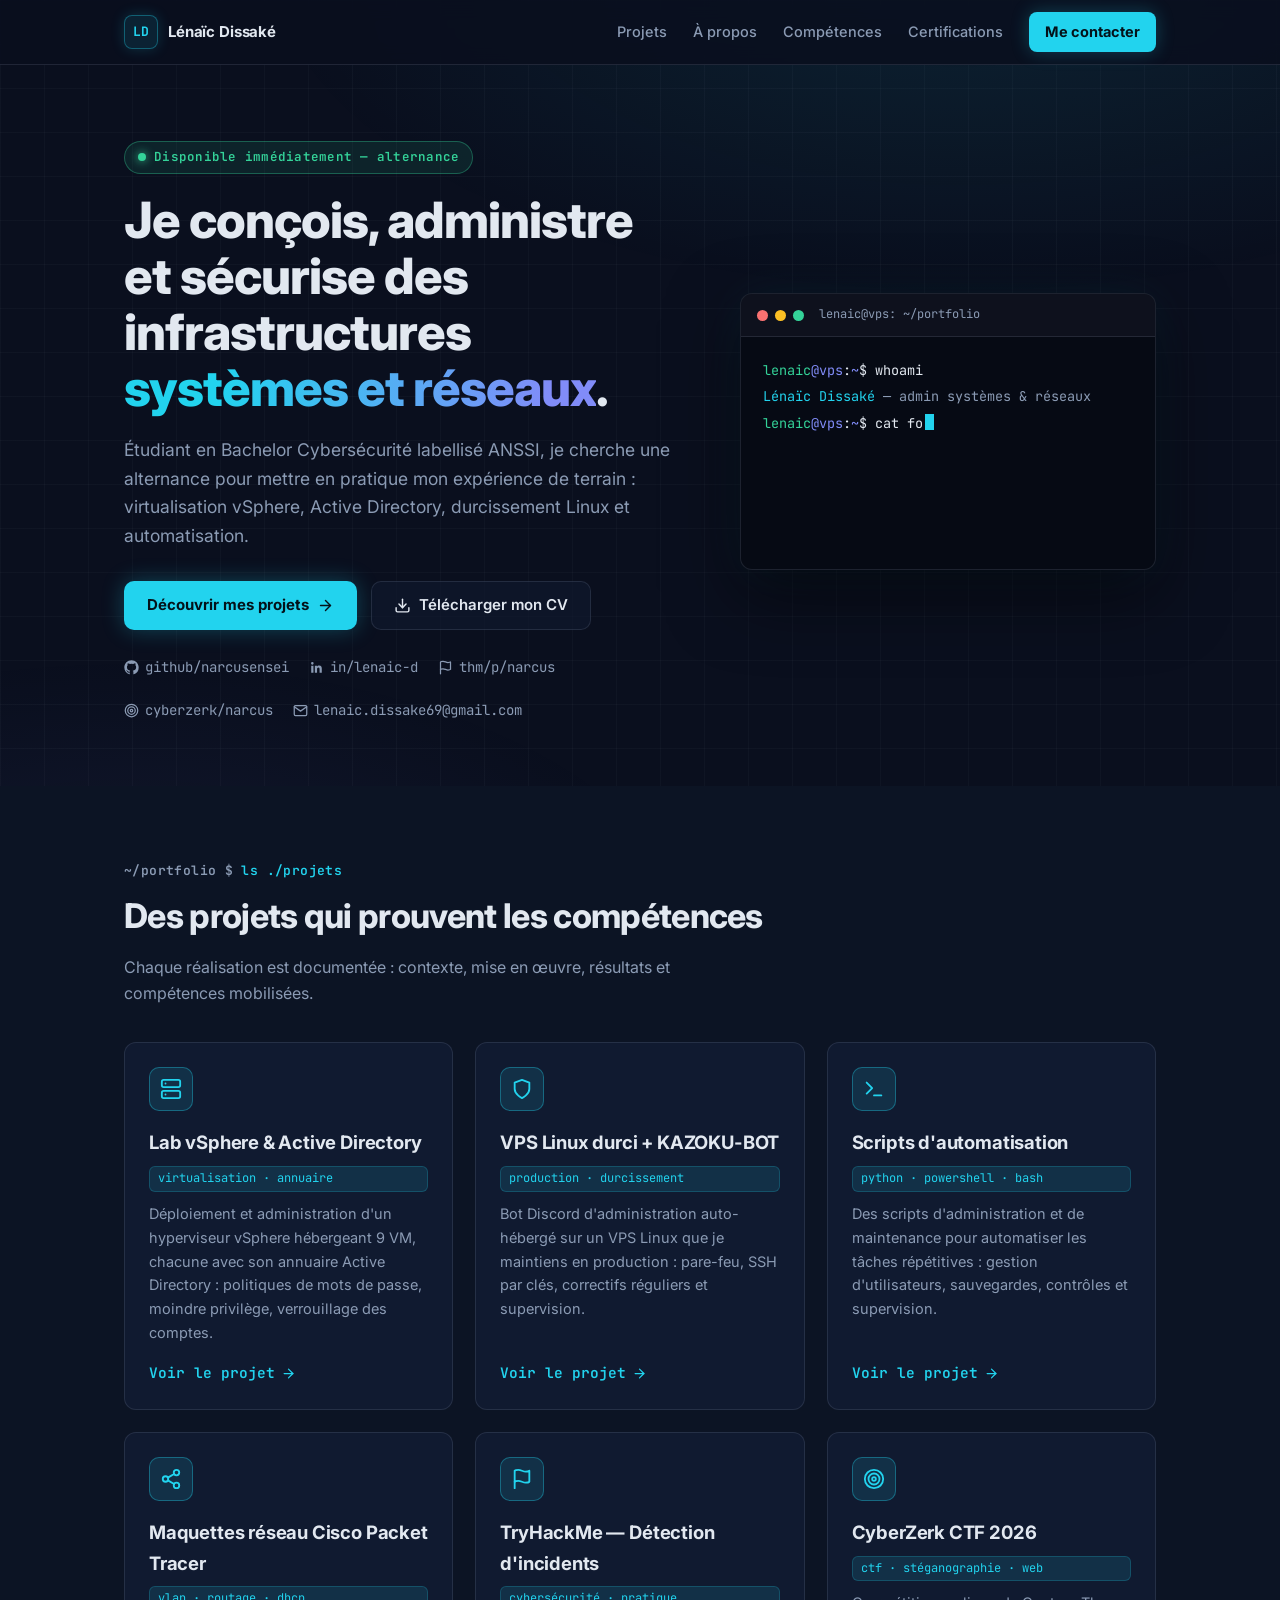
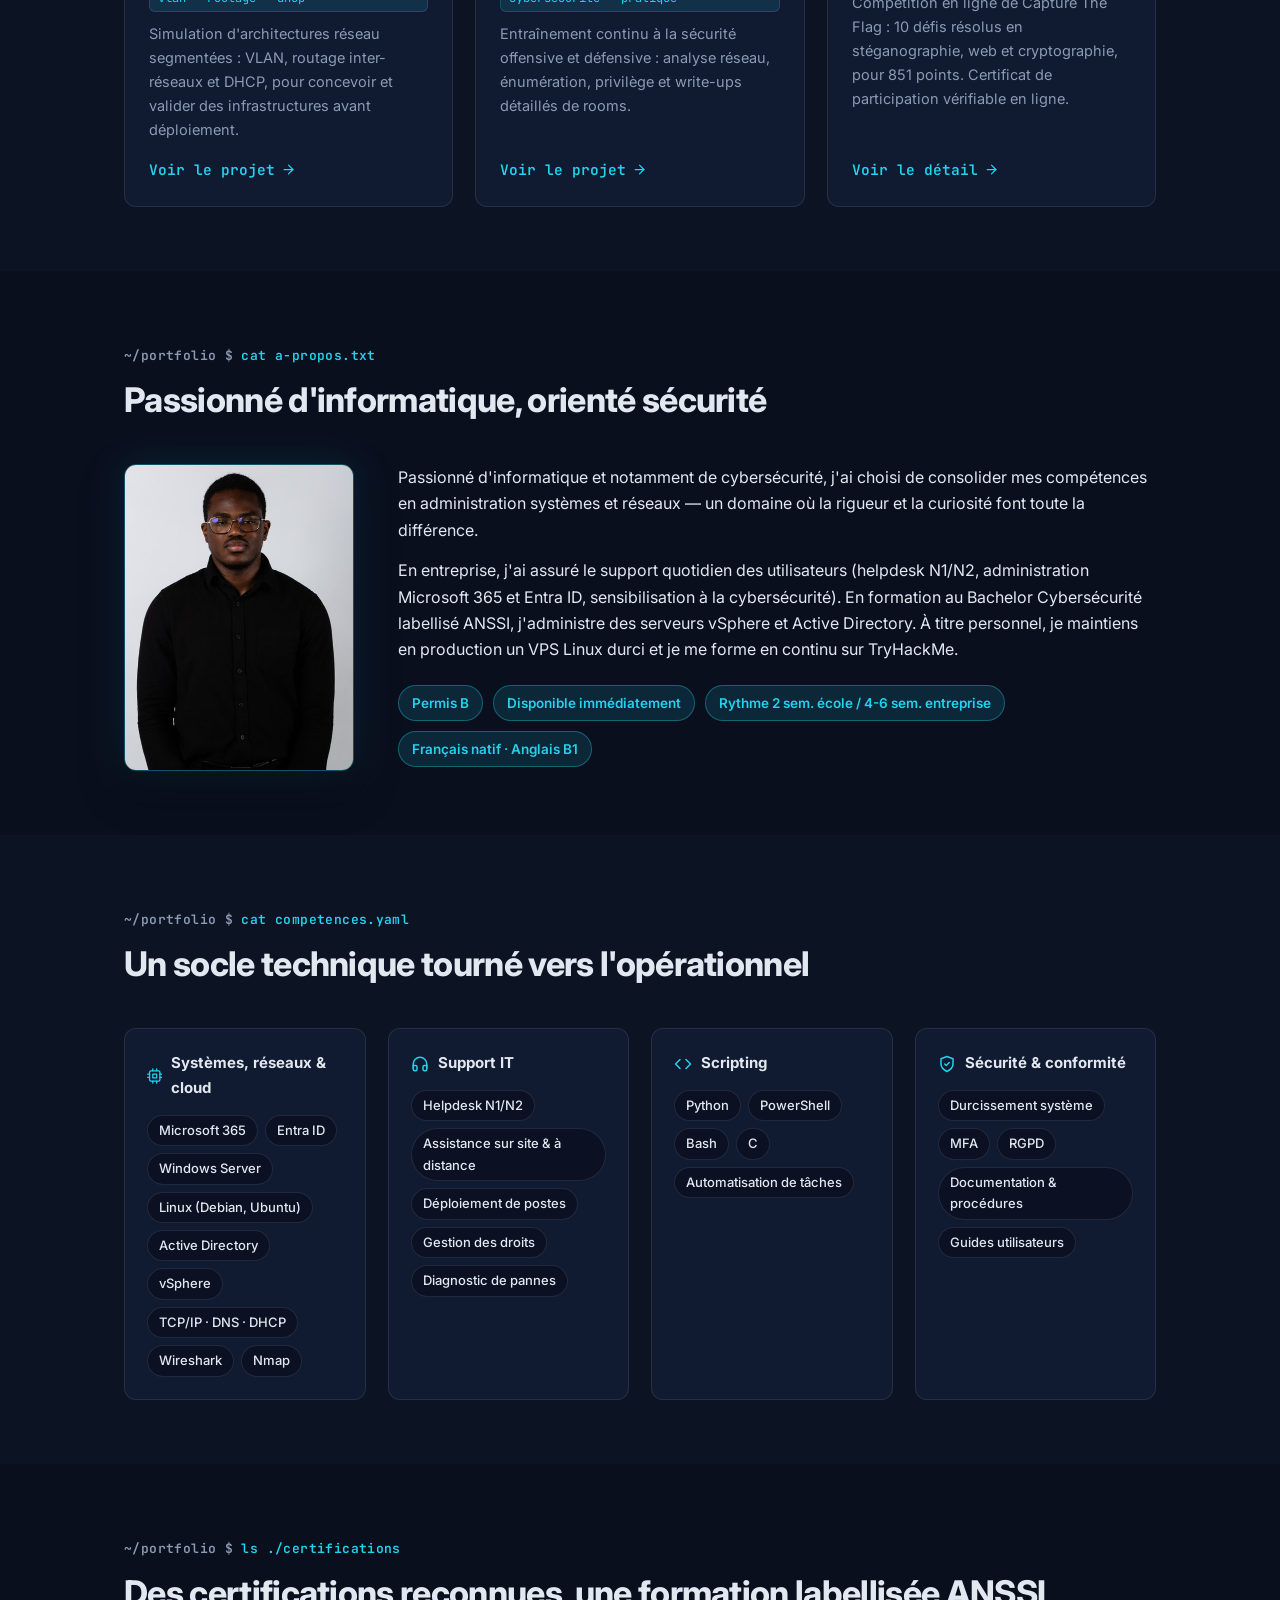
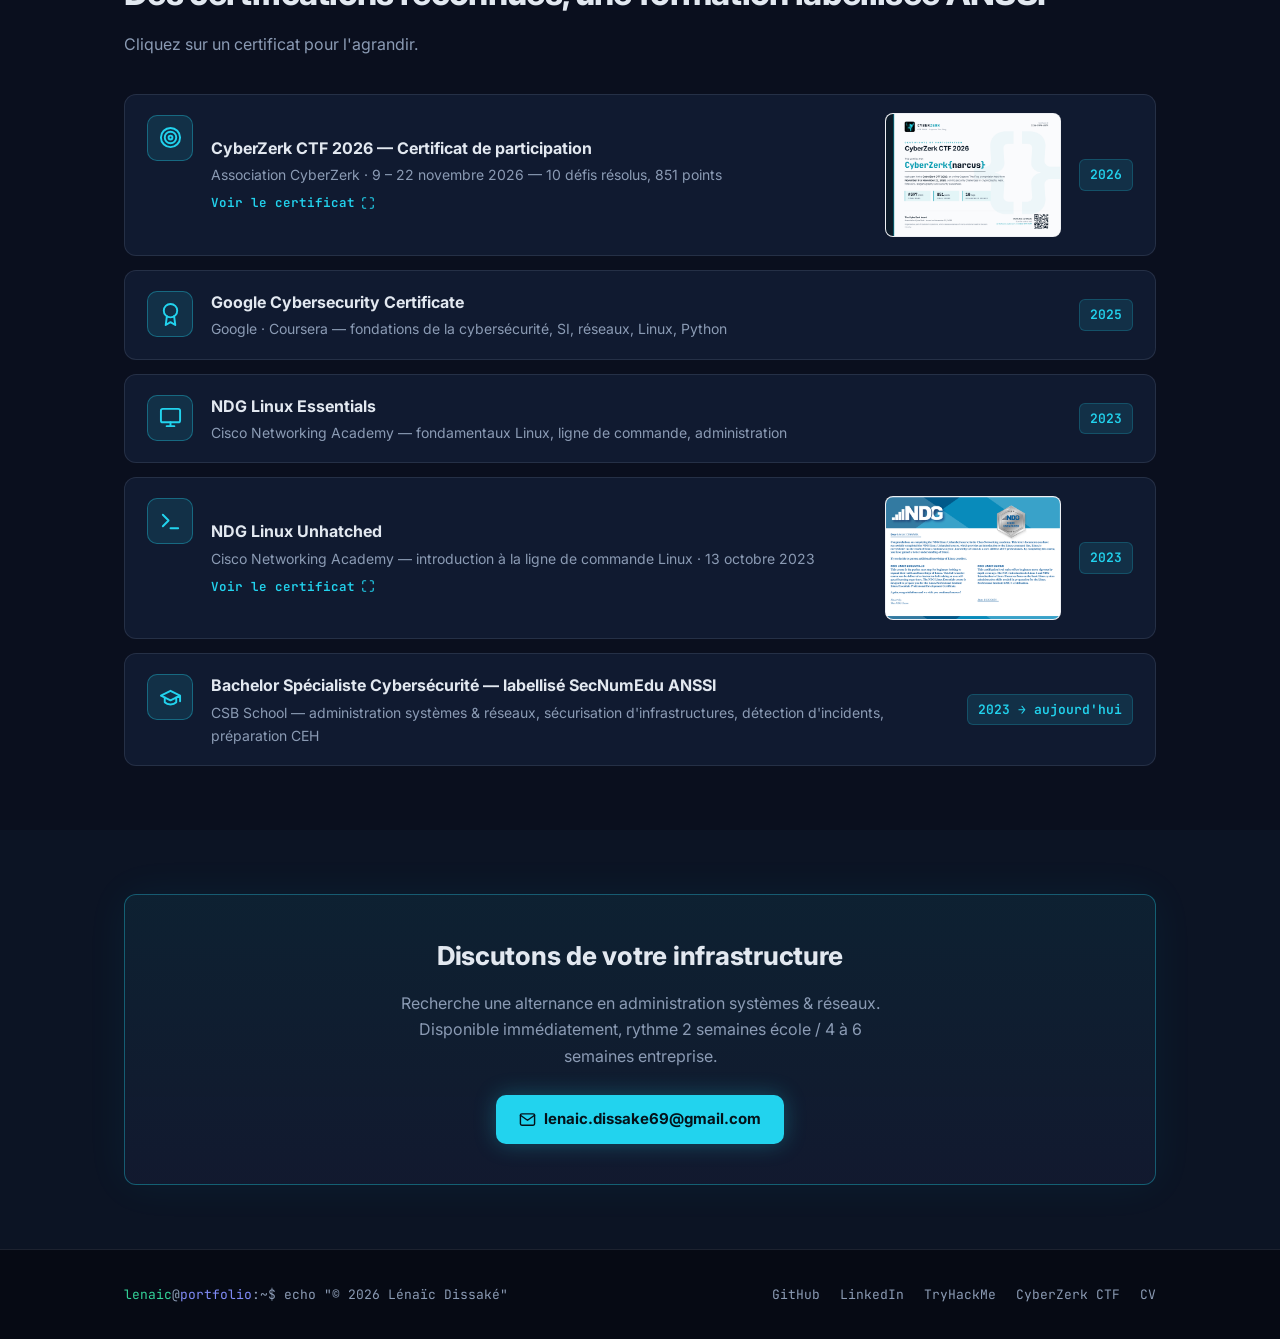
<file: index.html>
<!DOCTYPE html>
<html lang="fr">
<head>
  <meta charset="UTF-8">
  <meta name="viewport" content="width=device-width, initial-scale=1.0">
  <title>Lénaïc Dissaké — Administrateur Systèmes &amp; Réseaux · Cybersécurité</title>
  <meta name="description" content="Portfolio de Lénaïc Dissaké, étudiant en Bachelor Cybersécurité (ANSSI) : virtualisation vSphere, Active Directory, durcissement Linux, automatisation, TryHackMe et CTF. Recherche une alternance en administration systèmes et réseaux.">
  <meta property="og:title" content="Lénaïc Dissaké — Administrateur Systèmes &amp; Réseaux">
  <meta property="og:description" content="Lab vSphere &amp; Active Directory, VPS Linux durci en production, scripts d'automatisation, TryHackMe, CTF et certifications.">
  <meta property="og:type" content="website">
  <link rel="icon" type="image/svg+xml" href="assets/img/favicon.svg">
  <link rel="preconnect" href="https://fonts.googleapis.com">
  <link rel="preconnect" href="https://fonts.gstatic.com" crossorigin>
  <link href="https://fonts.googleapis.com/css2?family=Inter:wght@400;500;600;700;800&family=JetBrains+Mono:wght@400;600&display=swap" rel="stylesheet">
  <link rel="stylesheet" href="assets/css/style.css?v=4">
</head>
<body>

  <!-- ===== Header ===== -->
  <header class="site-header">
    <div class="container">
      <a href="index.html" class="brand">
        <span class="monogram">LD</span>
        <span class="name">Lénaïc Dissaké</span>
      </a>
      <nav class="main-nav" id="main-nav">
        <a href="#projets">Projets</a>
        <a href="#a-propos">À propos</a>
        <a href="#competences">Compétences</a>
        <a href="#certifications">Certifications</a>
        <a href="#contact" class="nav-cta">Me contacter</a>
      </nav>
      <button class="nav-toggle" aria-label="Ouvrir le menu" aria-expanded="false">
        <svg viewBox="0 0 24 24" fill="none" stroke-width="2" stroke-linecap="round"><line x1="3" y1="6" x2="21" y2="6"/><line x1="3" y1="12" x2="21" y2="12"/><line x1="3" y1="18" x2="21" y2="18"/></svg>
      </button>
    </div>
  </header>

  <main>
    <!-- ===== Hero ===== -->
    <section class="hero">
      <div class="container">
        <div class="hero-grid">
          <div>
            <span class="status" style="margin-bottom:18px;display:inline-flex;">
              <span class="pip"></span> Disponible immédiatement — alternance
            </span>
            <h1>Je conçois, administre et sécurise des infrastructures <span class="accent">systèmes et réseaux</span>.</h1>
            <p class="pitch">Étudiant en Bachelor Cybersécurité labellisé ANSSI, je cherche une alternance pour mettre en pratique mon expérience de terrain : virtualisation vSphere, Active Directory, durcissement Linux et automatisation.</p>
            <div class="actions">
              <a href="#projets" class="btn btn-primary">
                Découvrir mes projets
                <svg viewBox="0 0 24 24" fill="none" stroke="currentColor" stroke-width="2" stroke-linecap="round" stroke-linejoin="round"><line x1="5" y1="12" x2="19" y2="12"/><polyline points="12 5 19 12 12 19"/></svg>
              </a>
              <a href="cv/CV-Lenaic-Dissake.pdf" class="btn btn-outline" download>
                <svg viewBox="0 0 24 24" fill="none" stroke="currentColor" stroke-width="2" stroke-linecap="round" stroke-linejoin="round"><path d="M21 15v4a2 2 0 0 1-2 2H5a2 2 0 0 1-2-2v-4"/><polyline points="7 10 12 15 17 10"/><line x1="12" y1="15" x2="12" y2="3"/></svg>
                Télécharger mon CV
              </a>
            </div>
            <div class="links">
              <a href="https://github.com/narcusensei" target="_blank" rel="noopener">
                <svg viewBox="0 0 24 24" fill="currentColor"><path d="M12 .5C5.65.5.5 5.65.5 12c0 5.08 3.29 9.39 7.86 10.91.58.1.79-.25.79-.55v-2.17c-3.2.7-3.87-1.36-3.87-1.36-.53-1.33-1.28-1.68-1.28-1.68-1.05-.72.08-.7.08-.7 1.16.08 1.77 1.19 1.77 1.19 1.03 1.76 2.7 1.25 3.36.96.1-.75.4-1.25.73-1.54-2.55-.29-5.24-1.28-5.24-5.68 0-1.26.45-2.28 1.19-3.08-.12-.29-.52-1.46.11-3.05 0 0 .97-.31 3.18 1.18a11 11 0 0 1 5.79 0c2.2-1.49 3.17-1.18 3.17-1.18.63 1.59.24 2.76.12 3.05.74.8 1.19 1.82 1.19 3.08 0 4.41-2.69 5.38-5.26 5.66.41.36.78 1.05.78 2.12v3.15c0 .3.2.66.8.55A11.5 11.5 0 0 0 23.5 12C23.5 5.65 18.35.5 12 .5z"/></svg>
                github/narcusensei
              </a>
              <a href="https://www.linkedin.com/in/lenaic-d" target="_blank" rel="noopener">
                <svg viewBox="0 0 24 24" fill="currentColor"><path d="M20.45 20.45h-3.55v-5.57c0-1.33-.03-3.04-1.85-3.04-1.86 0-2.14 1.45-2.14 2.94v5.67H9.36V9h3.41v1.56h.05c.47-.9 1.63-1.85 3.36-1.85 3.6 0 4.27 2.37 4.27 5.46v6.28zM5.34 7.43a2.06 2.06 0 1 1 0-4.12 2.06 2.06 0 0 1 0 4.12zM7.12 20.45H3.55V9h3.57v11.45z"/></svg>
                in/lenaic-d
              </a>
              <a href="https://tryhackme.com/p/narcus" target="_blank" rel="noopener">
                <svg viewBox="0 0 24 24" fill="none" stroke="currentColor" stroke-width="2" stroke-linecap="round" stroke-linejoin="round"><path d="M4 15s1-1 4-1 5 2 8 2 4-1 4-1V3s-1 1-4 1-5-2-8-2-4 1-4 1z"/><line x1="4" y1="22" x2="4" y2="15"/></svg>
                thm/p/narcus
              </a>
              <a href="https://ctf.cyberzerk.fr/users/1417" target="_blank" rel="noopener">
                <svg viewBox="0 0 24 24" fill="none" stroke="currentColor" stroke-width="2" stroke-linecap="round" stroke-linejoin="round"><circle cx="12" cy="12" r="10"/><circle cx="12" cy="12" r="6"/><circle cx="12" cy="12" r="2"/></svg>
                cyberzerk/narcus
              </a>
              <a href="mailto:lenaic.dissake69@gmail.com">
                <svg viewBox="0 0 24 24" fill="none" stroke="currentColor" stroke-width="2" stroke-linecap="round" stroke-linejoin="round"><rect x="2" y="4" width="20" height="16" rx="2"/><polyline points="22,6 12,13 2,6"/></svg>
                lenaic.dissake69@gmail.com
              </a>
            </div>
          </div>

          <!-- Terminal décoratif -->
          <div class="terminal" aria-hidden="true">
            <div class="terminal-bar">
              <span class="dot dot-red"></span>
              <span class="dot dot-yellow"></span>
              <span class="dot dot-green"></span>
              <span class="title">lenaic@vps: ~/portfolio</span>
            </div>
            <div class="terminal-body" id="term-demo"></div>
          </div>
        </div>
      </div>
    </section>

    <!-- ===== Projets ===== -->
    <section class="section alt" id="projets">
      <div class="container">
        <div class="section-head">
          <p class="kicker">ls ./projets</p>
          <h2>Des projets qui prouvent les compétences</h2>
          <p>Chaque réalisation est documentée : contexte, mise en œuvre, résultats et compétences mobilisées.</p>
        </div>
        <div class="projects-grid">

          <article class="project-card">
            <div class="icon">
              <svg viewBox="0 0 24 24" fill="none" stroke="currentColor" stroke-width="2" stroke-linecap="round" stroke-linejoin="round"><rect x="2" y="2" width="20" height="8" rx="2"/><rect x="2" y="14" width="20" height="8" rx="2"/><line x1="6" y1="6" x2="6.01" y2="6"/><line x1="6" y1="18" x2="6.01" y2="18"/></svg>
            </div>
            <h3>Lab vSphere &amp; Active Directory</h3>
            <span class="tag">virtualisation · annuaire</span>
            <p>Déploiement et administration d'un hyperviseur vSphere hébergeant 9 VM, chacune avec son annuaire Active Directory : politiques de mots de passe, moindre privilège, verrouillage des comptes.</p>
            <a class="go" href="projets/vsphere-ad.html">Voir le projet <svg viewBox="0 0 24 24" fill="none" stroke="currentColor" stroke-width="2" stroke-linecap="round" stroke-linejoin="round"><line x1="5" y1="12" x2="19" y2="12"/><polyline points="12 5 19 12 12 19"/></svg></a>
          </article>

          <article class="project-card">
            <div class="icon">
              <svg viewBox="0 0 24 24" fill="none" stroke="currentColor" stroke-width="2" stroke-linecap="round" stroke-linejoin="round"><path d="M12 22s8-4 8-10V5l-8-3-8 3v7c0 6 8 10 8 10z"/></svg>
            </div>
            <h3>VPS Linux durci + KAZOKU-BOT</h3>
            <span class="tag">production · durcissement</span>
            <p>Bot Discord d'administration auto-hébergé sur un VPS Linux que je maintiens en production : pare-feu, SSH par clés, correctifs réguliers et supervision.</p>
            <a class="go" href="projets/vps-kazoku-bot.html">Voir le projet <svg viewBox="0 0 24 24" fill="none" stroke="currentColor" stroke-width="2" stroke-linecap="round" stroke-linejoin="round"><line x1="5" y1="12" x2="19" y2="12"/><polyline points="12 5 19 12 12 19"/></svg></a>
          </article>

          <article class="project-card">
            <div class="icon">
              <svg viewBox="0 0 24 24" fill="none" stroke="currentColor" stroke-width="2" stroke-linecap="round" stroke-linejoin="round"><polyline points="4 17 10 11 4 5"/><line x1="12" y1="19" x2="20" y2="19"/></svg>
            </div>
            <h3>Scripts d'automatisation</h3>
            <span class="tag">python · powershell · bash</span>
            <p>Des scripts d'administration et de maintenance pour automatiser les tâches répétitives : gestion d'utilisateurs, sauvegardes, contrôles et supervision.</p>
            <a class="go" href="projets/scripts.html">Voir le projet <svg viewBox="0 0 24 24" fill="none" stroke="currentColor" stroke-width="2" stroke-linecap="round" stroke-linejoin="round"><line x1="5" y1="12" x2="19" y2="12"/><polyline points="12 5 19 12 12 19"/></svg></a>
          </article>

          <article class="project-card">
            <div class="icon">
              <svg viewBox="0 0 24 24" fill="none" stroke="currentColor" stroke-width="2" stroke-linecap="round" stroke-linejoin="round"><circle cx="18" cy="5" r="3"/><circle cx="6" cy="12" r="3"/><circle cx="18" cy="19" r="3"/><line x1="8.6" y1="13.5" x2="15.4" y2="17.5"/><line x1="15.4" y1="6.5" x2="8.6" y2="10.5"/></svg>
            </div>
            <h3>Maquettes réseau Cisco Packet Tracer</h3>
            <span class="tag">vlan · routage · dhcp</span>
            <p>Simulation d'architectures réseau segmentées : VLAN, routage inter-réseaux et DHCP, pour concevoir et valider des infrastructures avant déploiement.</p>
            <a class="go" href="projets/reseau-packet-tracer.html">Voir le projet <svg viewBox="0 0 24 24" fill="none" stroke="currentColor" stroke-width="2" stroke-linecap="round" stroke-linejoin="round"><line x1="5" y1="12" x2="19" y2="12"/><polyline points="12 5 19 12 12 19"/></svg></a>
          </article>

          <article class="project-card">
            <div class="icon">
              <svg viewBox="0 0 24 24" fill="none" stroke="currentColor" stroke-width="2" stroke-linecap="round" stroke-linejoin="round"><path d="M4 15s1-1 4-1 5 2 8 2 4-1 4-1V3s-1 1-4 1-5-2-8-2-4 1-4 1z"/><line x1="4" y1="22" x2="4" y2="15"/></svg>
            </div>
            <h3>TryHackMe — Détection d'incidents</h3>
            <span class="tag">cybersécurité · pratique</span>
            <p>Entraînement continu à la sécurité offensive et défensive : analyse réseau, énumération, privilège et write-ups détaillés de rooms.</p>
            <a class="go" href="projets/tryhackme.html">Voir le projet <svg viewBox="0 0 24 24" fill="none" stroke="currentColor" stroke-width="2" stroke-linecap="round" stroke-linejoin="round"><line x1="5" y1="12" x2="19" y2="12"/><polyline points="12 5 19 12 12 19"/></svg></a>
          </article>

          <article class="project-card">
            <div class="icon">
              <svg viewBox="0 0 24 24" fill="none" stroke="currentColor" stroke-width="2" stroke-linecap="round" stroke-linejoin="round"><circle cx="12" cy="12" r="10"/><circle cx="12" cy="12" r="6"/><circle cx="12" cy="12" r="2"/></svg>
            </div>
            <h3>CyberZerk CTF 2026</h3>
            <span class="tag">ctf · stéganographie · web</span>
            <p>Compétition en ligne de Capture The Flag : 10 défis résolus en stéganographie, web et cryptographie, pour 851 points. Certificat de participation vérifiable en ligne.</p>
            <a class="go" href="projets/ctf-cyberzerk.html">Voir le détail <svg viewBox="0 0 24 24" fill="none" stroke="currentColor" stroke-width="2" stroke-linecap="round" stroke-linejoin="round"><line x1="5" y1="12" x2="19" y2="12"/><polyline points="12 5 19 12 12 19"/></svg></a>
          </article>        </div>
      </div>
    </section>

    <!-- ===== À propos ===== -->
    <section class="section" id="a-propos">
      <div class="container">
        <div class="section-head">
          <p class="kicker">cat a-propos.txt</p>
          <h2>Passionné d'informatique, orienté sécurité</h2>
        </div>
        <div class="about-grid">
          <div class="about-photo-frame">
            <img class="about-photo" src="assets/img/photo-pro.jpg" alt="Portrait professionnel de Lénaïc Dissaké">
          </div>
          <div class="about-body">
            <p>Passionné d'informatique et notamment de cybersécurité, j'ai choisi de consolider mes compétences en administration systèmes et réseaux — un domaine où la rigueur et la curiosité font toute la différence.</p>
            <p>En entreprise, j'ai assuré le support quotidien des utilisateurs (helpdesk N1/N2, administration Microsoft 365 et Entra ID, sensibilisation à la cybersécurité). En formation au Bachelor Cybersécurité labellisé ANSSI, j'administre des serveurs vSphere et Active Directory. À titre personnel, je maintiens en production un VPS Linux durci et je me forme en continu sur TryHackMe.</p>
            <div class="facts">
              <span class="fact">Permis B</span>
              <span class="fact">Disponible immédiatement</span>
              <span class="fact">Rythme 2 sem. école / 4-6 sem. entreprise</span>
              <span class="fact">Français natif · Anglais B1</span>
            </div>
          </div>
        </div>
      </div>
    </section>

    <!-- ===== Compétences ===== -->
    <section class="section alt" id="competences">
      <div class="container">
        <div class="section-head">
          <p class="kicker">cat competences.yaml</p>
          <h2>Un socle technique tourné vers l'opérationnel</h2>
        </div>
        <div class="skills-grid">
          <div class="skill-group">
            <h3><svg viewBox="0 0 24 24" fill="none" stroke="currentColor" stroke-width="2" stroke-linecap="round" stroke-linejoin="round"><rect x="4" y="4" width="16" height="16" rx="2"/><rect x="9" y="9" width="6" height="6"/><line x1="9" y1="1" x2="9" y2="4"/><line x1="15" y1="1" x2="15" y2="4"/><line x1="9" y1="20" x2="9" y2="23"/><line x1="15" y1="20" x2="15" y2="23"/><line x1="20" y1="9" x2="23" y2="9"/><line x1="20" y1="14" x2="23" y2="14"/><line x1="1" y1="9" x2="4" y2="9"/><line x1="1" y1="14" x2="4" y2="14"/></svg>Systèmes, réseaux &amp; cloud</h3>
            <ul>
              <li>Microsoft 365</li><li>Entra ID</li><li>Windows Server</li><li>Linux (Debian, Ubuntu)</li><li>Active Directory</li><li>vSphere</li><li>TCP/IP · DNS · DHCP</li><li>Wireshark</li><li>Nmap</li>
            </ul>
          </div>
          <div class="skill-group">
            <h3><svg viewBox="0 0 24 24" fill="none" stroke="currentColor" stroke-width="2" stroke-linecap="round" stroke-linejoin="round"><path d="M3 18v-6a9 9 0 0 1 18 0v6"/><path d="M21 19a2 2 0 0 1-2 2h-1a2 2 0 0 1-2-2v-3a2 2 0 0 1 2-2h3zM3 19a2 2 0 0 0 2 2h1a2 2 0 0 0 2-2v-3a2 2 0 0 0-2-2H3z"/></svg>Support IT</h3>
            <ul>
              <li>Helpdesk N1/N2</li><li>Assistance sur site &amp; à distance</li><li>Déploiement de postes</li><li>Gestion des droits</li><li>Diagnostic de pannes</li>
            </ul>
          </div>
          <div class="skill-group">
            <h3><svg viewBox="0 0 24 24" fill="none" stroke="currentColor" stroke-width="2" stroke-linecap="round" stroke-linejoin="round"><polyline points="16 18 22 12 16 6"/><polyline points="8 6 2 12 8 18"/></svg>Scripting</h3>
            <ul>
              <li>Python</li><li>PowerShell</li><li>Bash</li><li>C</li><li>Automatisation de tâches</li>
            </ul>
          </div>
          <div class="skill-group">
            <h3><svg viewBox="0 0 24 24" fill="none" stroke="currentColor" stroke-width="2" stroke-linecap="round" stroke-linejoin="round"><path d="M12 22s8-4 8-10V5l-8-3-8 3v7c0 6 8 10 8 10z"/><polyline points="9 12 11 14 15 10"/></svg>Sécurité &amp; conformité</h3>
            <ul>
              <li>Durcissement système</li><li>MFA</li><li>RGPD</li><li>Documentation &amp; procédures</li><li>Guides utilisateurs</li>
            </ul>
          </div>
        </div>
      </div>
    </section>

    <!-- ===== Certifications ===== -->
    <section class="section" id="certifications">
      <div class="container">
        <div class="section-head">
          <p class="kicker">ls ./certifications</p>
          <h2>Des certifications reconnues, une formation labellisée ANSSI</h2>
          <p>Cliquez sur un certificat pour l'agrandir.</p>
        </div>
        <div class="certs-list">
          <div class="cert-item">
            <div class="cert-icon">
              <svg viewBox="0 0 24 24" fill="none" stroke="currentColor" stroke-width="2" stroke-linecap="round" stroke-linejoin="round"><circle cx="12" cy="12" r="10"/><circle cx="12" cy="12" r="6"/><circle cx="12" cy="12" r="2"/></svg>
            </div>
            <div class="cert-text">
              <h3>CyberZerk CTF 2026 — Certificat de participation</h3>
              <p class="org">Association CyberZerk · 9 – 22 novembre 2026 — 10 défis résolus, 851 points</p>
              <button class="cert-view" type="button" data-cert="dlg-ctf">Voir le certificat<svg viewBox="0 0 24 24" fill="none" stroke="currentColor" stroke-width="2" stroke-linecap="round" stroke-linejoin="round"><path d="M8 3H5a2 2 0 0 0-2 2v3m18 0V5a2 2 0 0 0-2-2h-3m0 18h3a2 2 0 0 0 2-2v-3M3 16v3a2 2 0 0 0 2 2h3"/></svg></button>
            </div>
            <button class="cert-thumb" type="button" data-cert="dlg-ctf" aria-label="Agrandir le certificat de participation au CyberZerk CTF 2026">
              <img src="assets/img/cert-cyberzerk-ctf-2026-thumb.png" alt="" loading="lazy" width="560" height="396">
            </button>
            <span class="year">2026</span>
          </div>
          <div class="cert-item">
            <div class="cert-icon">
              <svg viewBox="0 0 24 24" fill="none" stroke="currentColor" stroke-width="2" stroke-linecap="round" stroke-linejoin="round"><circle cx="12" cy="8" r="7"/><polyline points="8.21 13.89 7 23 12 20 17 23 15.79 13.88"/></svg>
            </div>
            <div class="cert-text">
              <h3>Google Cybersecurity Certificate</h3>
              <p class="org">Google · Coursera — fondations de la cybersécurité, SI, réseaux, Linux, Python</p>
            </div>
            <span class="year">2025</span>
          </div>
          <div class="cert-item">
            <div class="cert-icon">
              <svg viewBox="0 0 24 24" fill="none" stroke="currentColor" stroke-width="2" stroke-linecap="round" stroke-linejoin="round"><rect x="2" y="3" width="20" height="14" rx="2"/><line x1="8" y1="21" x2="16" y2="21"/><line x1="12" y1="17" x2="12" y2="21"/></svg>
            </div>
            <div class="cert-text">
              <h3>NDG Linux Essentials</h3>
              <p class="org">Cisco Networking Academy — fondamentaux Linux, ligne de commande, administration</p>
            </div>
            <span class="year">2023</span>
          </div>
          <div class="cert-item">
            <div class="cert-icon">
              <svg viewBox="0 0 24 24" fill="none" stroke="currentColor" stroke-width="2" stroke-linecap="round" stroke-linejoin="round"><polyline points="4 17 10 11 4 5"/><line x1="12" y1="19" x2="20" y2="19"/></svg>
            </div>
            <div class="cert-text">
              <h3>NDG Linux Unhatched</h3>
              <p class="org">Cisco Networking Academy — introduction à la ligne de commande Linux · 13 octobre 2023</p>
              <button class="cert-view" type="button" data-cert="dlg-linux">Voir le certificat<svg viewBox="0 0 24 24" fill="none" stroke="currentColor" stroke-width="2" stroke-linecap="round" stroke-linejoin="round"><path d="M8 3H5a2 2 0 0 0-2 2v3m18 0V5a2 2 0 0 0-2-2h-3m0 18h3a2 2 0 0 0 2-2v-3M3 16v3a2 2 0 0 0 2 2h3"/></svg></button>
            </div>
            <button class="cert-thumb" type="button" data-cert="dlg-linux" aria-label="Agrandir l'attestation NDG Linux Unhatched">
              <img src="assets/img/cert-ndg-linux-unhatched-thumb.png" alt="" loading="lazy" width="560" height="396">
            </button>
            <span class="year">2023</span>
          </div>
          <div class="cert-item">
            <div class="cert-icon">
              <svg viewBox="0 0 24 24" fill="none" stroke="currentColor" stroke-width="2" stroke-linecap="round" stroke-linejoin="round"><path d="M22 10v6M2 10l10-5 10 5-10 5z"/><path d="M6 12v5c3 3 9 3 12 0v-5"/></svg>
            </div>
            <div class="cert-text">
              <h3>Bachelor Spécialiste Cybersécurité — labellisé SecNumEdu ANSSI</h3>
              <p class="org">CSB School — administration systèmes &amp; réseaux, sécurisation d'infrastructures, détection d'incidents, préparation CEH</p>
            </div>
            <span class="year">2023 → aujourd'hui</span>
          </div>
        </div>
      </div>
    </section>

    <!-- ===== Contact ===== -->
    <section class="section alt" id="contact">
      <div class="container">
        <div class="contact-box">
          <h2>Discutons de votre infrastructure</h2>
          <p>Recherche une alternance en administration systèmes &amp; réseaux. Disponible immédiatement, rythme 2 semaines école / 4 à 6 semaines entreprise.</p>
          <a href="mailto:lenaic.dissake69@gmail.com" class="btn btn-primary">
            <svg viewBox="0 0 24 24" fill="none" stroke="currentColor" stroke-width="2" stroke-linecap="round" stroke-linejoin="round"><rect x="2" y="4" width="20" height="16" rx="2"/><polyline points="22,6 12,13 2,6"/></svg>
            lenaic.dissake69@gmail.com
          </a>
        </div>
      </div>
    </section>
  </main>

  <!-- ===== Visionneuses de certificats ===== -->
  <dialog class="cert-dialog" id="dlg-ctf" aria-label="Certificat de participation — CyberZerk CTF 2026">
    <button class="cert-close" type="button" aria-label="Fermer">&times;</button>
    <img src="assets/img/cert-cyberzerk-ctf-2026.png" alt="Certificat de participation au CyberZerk CTF 2026 délivré à CyberZerk{narcus} : 397e place sur 615, 851 points, 10 flags. Certificate ID CZ26-59PH-AX79." width="1871" height="1323">
    <div class="dlg-bar">
      <span>Certificate ID&nbsp;: <code>CZ26-59PH-AX79</code></span>
      <span class="dlg-links">
        <a href="https://certificats.cyberzerk.fr/CZ26-59PH-AX79" target="_blank" rel="noopener">Vérifier ce certificat</a>
        <a href="assets/img/cert-cyberzerk-ctf-2026.png" target="_blank" rel="noopener">Ouvrir en pleine taille</a>
      </span>
    </div>
  </dialog>

  <dialog class="cert-dialog" id="dlg-linux" aria-label="Attestation NDG Linux Unhatched">
    <button class="cert-close" type="button" aria-label="Fermer">&times;</button>
    <img src="assets/img/cert-ndg-linux-unhatched.png" alt="Attestation de complétion du cours NDG Linux Unhatched (Cisco Networking Academy) délivrée à Lénaïc Dissaké, datée du 13 octobre 2023." width="1871" height="1323">
    <div class="dlg-bar">
      <span>Attestation de complétion · Cisco Networking Academy</span>
      <span class="dlg-links">
        <a href="assets/img/cert-ndg-linux-unhatched.png" target="_blank" rel="noopener">Ouvrir en pleine taille</a>
      </span>
    </div>
  </dialog>

  <!-- ===== Footer ===== -->
  <footer class="site-footer">
    <div class="container">
      <span class="prompt"><span class="u">lenaic</span>@<span class="p">portfolio</span>:~$ echo "© <span class="year">2026</span> Lénaïc Dissaké"</span>
      <nav class="f-links">
        <a href="https://github.com/narcusensei" target="_blank" rel="noopener">GitHub</a>
        <a href="https://www.linkedin.com/in/lenaic-d" target="_blank" rel="noopener">LinkedIn</a>
        <a href="https://tryhackme.com/p/narcus" target="_blank" rel="noopener">TryHackMe</a>
        <a href="https://ctf.cyberzerk.fr/users/1417" target="_blank" rel="noopener">CyberZerk CTF</a>
        <a href="cv/CV-Lenaic-Dissake.pdf">CV</a>
      </nav>
    </div>
  </footer>

  <script src="assets/js/main.js?v=4"></script>
</body>
</html>
</file>
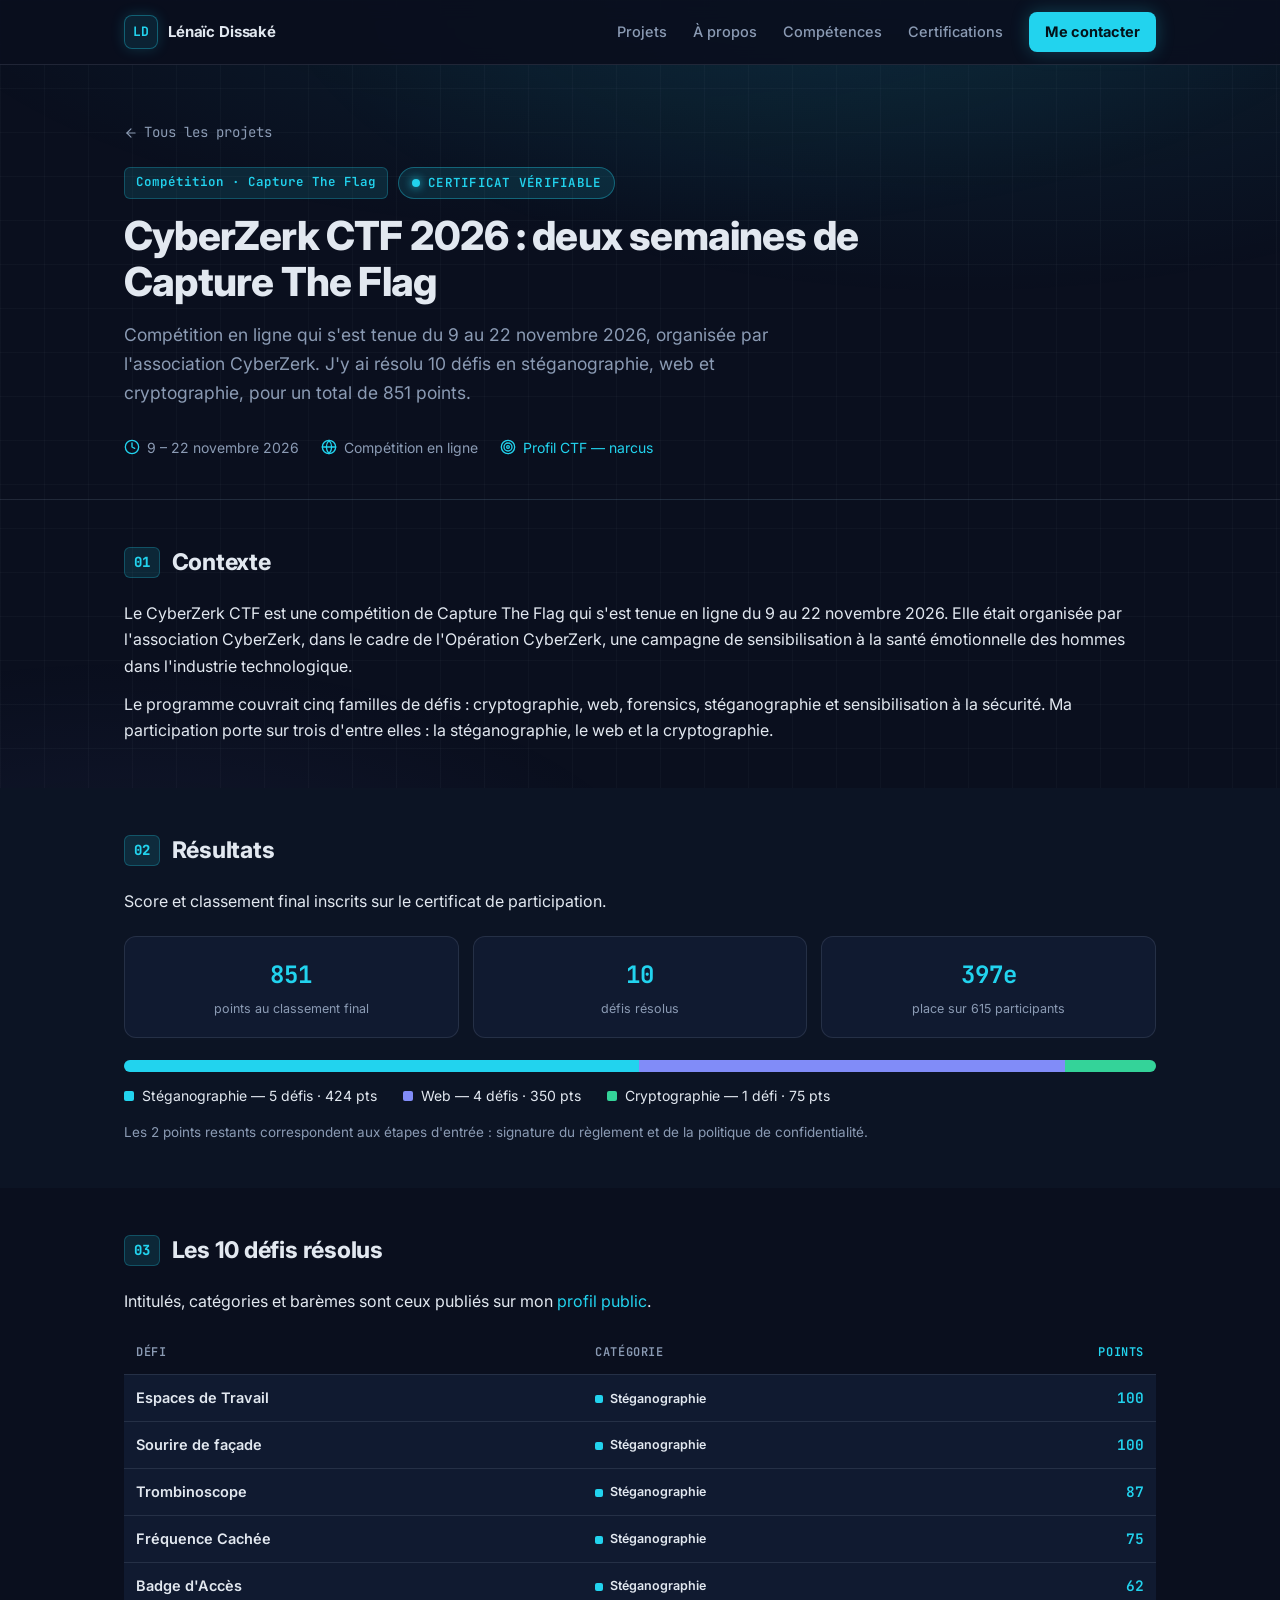
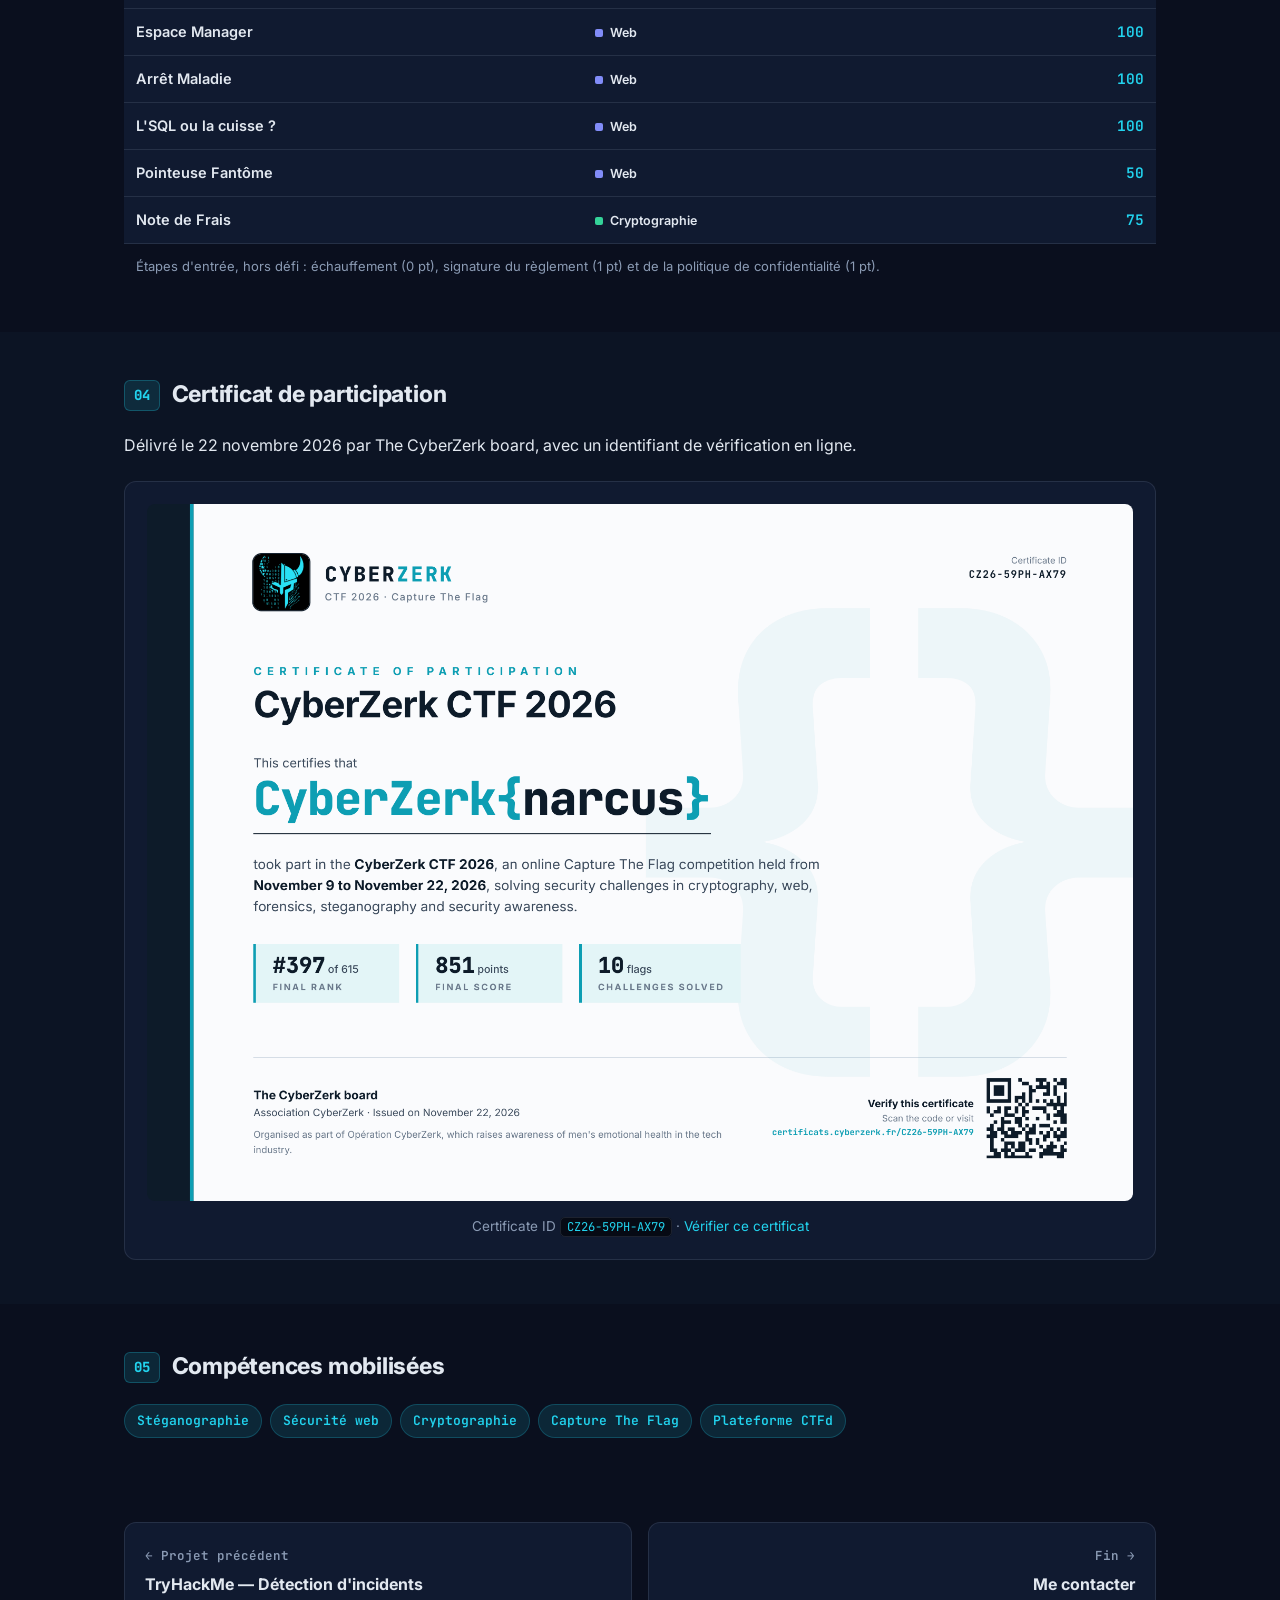
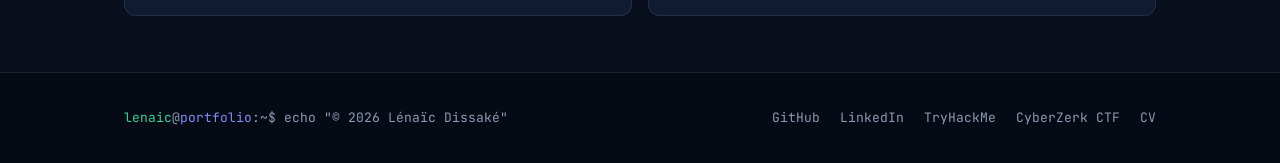
<file: projets/ctf-cyberzerk.html>
<!DOCTYPE html>
<html lang="fr">
<head>
  <meta charset="UTF-8">
  <meta name="viewport" content="width=device-width, initial-scale=1.0">
  <title>CyberZerk CTF 2026 — Capture The Flag — Lénaïc Dissaké</title>
  <meta name="description" content="Participation au CyberZerk CTF 2026, compétition en ligne de Capture The Flag : 10 défis résolus en stéganographie, web et cryptographie pour 851 points. Certificat de participation vérifiable.">
  <link rel="icon" type="image/svg+xml" href="../assets/img/favicon.svg">
  <link rel="preconnect" href="https://fonts.googleapis.com">
  <link rel="preconnect" href="https://fonts.gstatic.com" crossorigin>
  <link href="https://fonts.googleapis.com/css2?family=Inter:wght@400;500;600;700;800&family=JetBrains+Mono:wght@400;600&display=swap" rel="stylesheet">
  <link rel="stylesheet" href="../assets/css/style.css?v=4">
</head>
<body>

  <!-- ===== Header ===== -->
  <header class="site-header">
    <div class="container">
      <a href="../index.html" class="brand">
        <span class="monogram">LD</span>
        <span class="name">Lénaïc Dissaké</span>
      </a>
      <nav class="main-nav" id="main-nav">
        <a href="../index.html#projets">Projets</a>
        <a href="../index.html#a-propos">À propos</a>
        <a href="../index.html#competences">Compétences</a>
        <a href="../index.html#certifications">Certifications</a>
        <a href="../index.html#contact" class="nav-cta">Me contacter</a>
      </nav>
      <button class="nav-toggle" aria-label="Ouvrir le menu" aria-expanded="false">
        <svg viewBox="0 0 24 24" fill="none" stroke-width="2" stroke-linecap="round"><line x1="3" y1="6" x2="21" y2="6"/><line x1="3" y1="12" x2="21" y2="12"/><line x1="3" y1="18" x2="21" y2="18"/></svg>
      </button>
    </div>
  </header>

  <main>
    <!-- ===== Hero projet ===== -->
    <section class="project-hero">
      <div class="container">
        <a class="breadcrumb" href="../index.html#projets">
          <svg width="14" height="14" viewBox="0 0 24 24" fill="none" stroke="currentColor" stroke-width="2" stroke-linecap="round" stroke-linejoin="round"><line x1="19" y1="12" x2="5" y2="12"/><polyline points="12 19 5 12 12 5"/></svg>
          Tous les projets
        </a>
        <div class="badges"><span class="badge">Compétition · Capture The Flag</span><span class="status cyan"><span class="pip"></span> CERTIFICAT VÉRIFIABLE</span></div>
        <h1>CyberZerk CTF 2026 : deux semaines de Capture The Flag</h1>
        <p class="lead">Compétition en ligne qui s'est tenue du 9 au 22 novembre 2026, organisée par l'association CyberZerk. J'y ai résolu 10 défis en stéganographie, web et cryptographie, pour un total de 851 points.</p>
        <div class="project-meta">
          <span>
            <svg viewBox="0 0 24 24" fill="none" stroke="currentColor" stroke-width="2" stroke-linecap="round" stroke-linejoin="round"><circle cx="12" cy="12" r="10"/><polyline points="12 6 12 12 16 14"/></svg>
            9 – 22 novembre 2026
          </span>
          <span>
            <svg viewBox="0 0 24 24" fill="none" stroke="currentColor" stroke-width="2" stroke-linecap="round" stroke-linejoin="round"><circle cx="12" cy="12" r="10"/><line x1="2" y1="12" x2="22" y2="12"/><path d="M12 2a15.3 15.3 0 0 1 4 10 15.3 15.3 0 0 1-4 10 15.3 15.3 0 0 1-4-10 15.3 15.3 0 0 1 4-10z"/></svg>
            Compétition en ligne
          </span>
          <span>
            <svg viewBox="0 0 24 24" fill="none" stroke="currentColor" stroke-width="2" stroke-linecap="round" stroke-linejoin="round"><circle cx="12" cy="12" r="10"/><circle cx="12" cy="12" r="6"/><circle cx="12" cy="12" r="2"/></svg>
            <a href="https://ctf.cyberzerk.fr/users/1417" target="_blank" rel="noopener">Profil CTF — narcus</a>
          </span>
        </div>
      </div>
    </section>

    <!-- ===== Contexte ===== -->
    <section class="project-section">
      <div class="container">
        <h2><span class="num">01</span>Contexte</h2>
        <p>Le CyberZerk CTF est une compétition de Capture The Flag qui s'est tenue en ligne du 9 au 22 novembre 2026. Elle était organisée par l'association CyberZerk, dans le cadre de l'Opération CyberZerk, une campagne de sensibilisation à la santé émotionnelle des hommes dans l'industrie technologique.</p>
        <p>Le programme couvrait cinq familles de défis&nbsp;: cryptographie, web, forensics, stéganographie et sensibilisation à la sécurité. Ma participation porte sur trois d'entre elles&nbsp;: la stéganographie, le web et la cryptographie.</p>
      </div>
    </section>

    <!-- ===== Résultats ===== -->
    <section class="project-section alt">
      <div class="container">
        <h2><span class="num">02</span>Résultats</h2>
        <p>Score et classement final inscrits sur le certificat de participation.</p>
        <div class="stats-grid" style="margin-top:22px;grid-template-columns:repeat(auto-fit,minmax(min(100%,180px),1fr));">
          <div class="stat"><span class="stat-n">851</span><span class="stat-l">points au classement final</span></div>
          <div class="stat"><span class="stat-n">10</span><span class="stat-l">défis résolus</span></div>
          <div class="stat"><span class="stat-n">397e</span><span class="stat-l">place sur 615 participants</span></div>
        </div>

        <div class="split" role="img" aria-label="Répartition des 849 points de défis : stéganographie 424 points, web 350 points, cryptographie 75 points">
          <span class="seg seg-steg" style="width:49.94%"></span>
          <span class="seg seg-web" style="width:41.22%"></span>
          <span class="seg seg-crypto" style="width:8.83%"></span>
        </div>
        <ul class="split-legend">
          <li><i class="seg-steg"></i>Stéganographie — 5 défis · 424 pts</li>
          <li><i class="seg-web"></i>Web — 4 défis · 350 pts</li>
          <li><i class="seg-crypto"></i>Cryptographie — 1 défi · 75 pts</li>
        </ul>
        <p class="note">Les 2 points restants correspondent aux étapes d'entrée&nbsp;: signature du règlement et de la politique de confidentialité.</p>
      </div>
    </section>

    <!-- ===== Défis résolus ===== -->
    <section class="project-section">
      <div class="container">
        <h2><span class="num">03</span>Les 10 défis résolus</h2>
        <p>Intitulés, catégories et barèmes sont ceux publiés sur mon <a href="https://ctf.cyberzerk.fr/users/1417" target="_blank" rel="noopener">profil public</a>.</p>
        <div class="table-wrap">
          <table class="solves">
            <thead>
              <tr>
                <th scope="col">Défi</th>
                <th scope="col">Catégorie</th>
                <th scope="col" class="pts">Points</th>
              </tr>
            </thead>
            <tbody>
              <tr><td class="name" data-cat="Stéganographie">Espaces de Travail</td><td><span class="cat cat-steg"><i></i>Stéganographie</span></td><td class="pts">100</td></tr>
              <tr><td class="name" data-cat="Stéganographie">Sourire de façade</td><td><span class="cat cat-steg"><i></i>Stéganographie</span></td><td class="pts">100</td></tr>
              <tr><td class="name" data-cat="Stéganographie">Trombinoscope</td><td><span class="cat cat-steg"><i></i>Stéganographie</span></td><td class="pts">87</td></tr>
              <tr><td class="name" data-cat="Stéganographie">Fréquence Cachée</td><td><span class="cat cat-steg"><i></i>Stéganographie</span></td><td class="pts">75</td></tr>
              <tr><td class="name" data-cat="Stéganographie">Badge d'Accès</td><td><span class="cat cat-steg"><i></i>Stéganographie</span></td><td class="pts">62</td></tr>
              <tr><td class="name" data-cat="Web">Espace Manager</td><td><span class="cat cat-web"><i></i>Web</span></td><td class="pts">100</td></tr>
              <tr><td class="name" data-cat="Web">Arrêt Maladie</td><td><span class="cat cat-web"><i></i>Web</span></td><td class="pts">100</td></tr>
              <tr><td class="name" data-cat="Web">L'SQL ou la cuisse&nbsp;?</td><td><span class="cat cat-web"><i></i>Web</span></td><td class="pts">100</td></tr>
              <tr><td class="name" data-cat="Web">Pointeuse Fantôme</td><td><span class="cat cat-web"><i></i>Web</span></td><td class="pts">50</td></tr>
              <tr><td class="name" data-cat="Cryptographie">Note de Frais</td><td><span class="cat cat-crypto"><i></i>Cryptographie</span></td><td class="pts">75</td></tr>
            </tbody>
            <tfoot>
              <tr><td colspan="3">Étapes d'entrée, hors défi&nbsp;: échauffement (0 pt), signature du règlement (1 pt) et de la politique de confidentialité (1 pt).</td></tr>
            </tfoot>
          </table>
        </div>
      </div>
    </section>

    <!-- ===== Certificat ===== -->
    <section class="project-section alt">
      <div class="container">
        <h2><span class="num">04</span>Certificat de participation</h2>
        <p>Délivré le 22 novembre 2026 par The CyberZerk board, avec un identifiant de vérification en ligne.</p>
        <figure class="figure">
          <button class="cert-open" type="button" data-cert="dlg-ctf" aria-label="Agrandir le certificat de participation au CyberZerk CTF 2026">
            <img src="../assets/img/cert-cyberzerk-ctf-2026.png" alt="Certificat de participation au CyberZerk CTF 2026 délivré à CyberZerk{narcus} : 397e place sur 615, 851 points, 10 flags. Certificate ID CZ26-59PH-AX79." loading="lazy" width="1871" height="1323">
          </button>
          <figcaption>Certificate ID <code>CZ26-59PH-AX79</code> · <a href="https://certificats.cyberzerk.fr/CZ26-59PH-AX79" target="_blank" rel="noopener">Vérifier ce certificat</a></figcaption>
        </figure>
      </div>
    </section>

    <!-- ===== Compétences ===== -->
    <section class="project-section">
      <div class="container">
        <h2><span class="num">05</span>Compétences mobilisées</h2>
        <div class="tags">
          <span>Stéganographie</span><span>Sécurité web</span><span>Cryptographie</span><span>Capture The Flag</span><span>Plateforme CTFd</span>
        </div>
      </div>
    </section>

    <!-- ===== Navigation projet ===== -->
    <div class="container">
      <nav class="project-nav">
        <a href="tryhackme.html">
          <span class="dir">← Projet précédent</span>
          <div class="title">TryHackMe — Détection d'incidents</div>
        </a>
        <a class="next" href="../index.html#contact">
          <span class="dir">Fin →</span>
          <div class="title">Me contacter</div>
        </a>
      </nav>
    </div>
  </main>

  <!-- ===== Visionneuse de certificat ===== -->
  <dialog class="cert-dialog" id="dlg-ctf" aria-label="Certificat de participation — CyberZerk CTF 2026">
    <button class="cert-close" type="button" aria-label="Fermer">&times;</button>
    <img src="../assets/img/cert-cyberzerk-ctf-2026.png" alt="Certificat de participation au CyberZerk CTF 2026 délivré à CyberZerk{narcus} : 397e place sur 615, 851 points, 10 flags. Certificate ID CZ26-59PH-AX79." width="1871" height="1323">
    <div class="dlg-bar">
      <span>Certificate ID&nbsp;: <code>CZ26-59PH-AX79</code></span>
      <span class="dlg-links">
        <a href="https://certificats.cyberzerk.fr/CZ26-59PH-AX79" target="_blank" rel="noopener">Vérifier ce certificat</a>
        <a href="../assets/img/cert-cyberzerk-ctf-2026.png" target="_blank" rel="noopener">Ouvrir en pleine taille</a>
      </span>
    </div>
  </dialog>

  <!-- ===== Footer ===== -->
  <footer class="site-footer">
    <div class="container">
      <span class="prompt"><span class="u">lenaic</span>@<span class="p">portfolio</span>:~$ echo "© <span class="year">2026</span> Lénaïc Dissaké"</span>
      <nav class="f-links">
        <a href="https://github.com/narcusensei" target="_blank" rel="noopener">GitHub</a>
        <a href="https://www.linkedin.com/in/lenaic-d" target="_blank" rel="noopener">LinkedIn</a>
        <a href="https://tryhackme.com/p/narcus" target="_blank" rel="noopener">TryHackMe</a>
        <a href="https://ctf.cyberzerk.fr/users/1417" target="_blank" rel="noopener">CyberZerk CTF</a>
        <a href="../cv/CV-Lenaic-Dissake.pdf">CV</a>
      </nav>
    </div>
  </footer>

  <script src="../assets/js/main.js?v=4"></script>
</body>
</html>
</file>
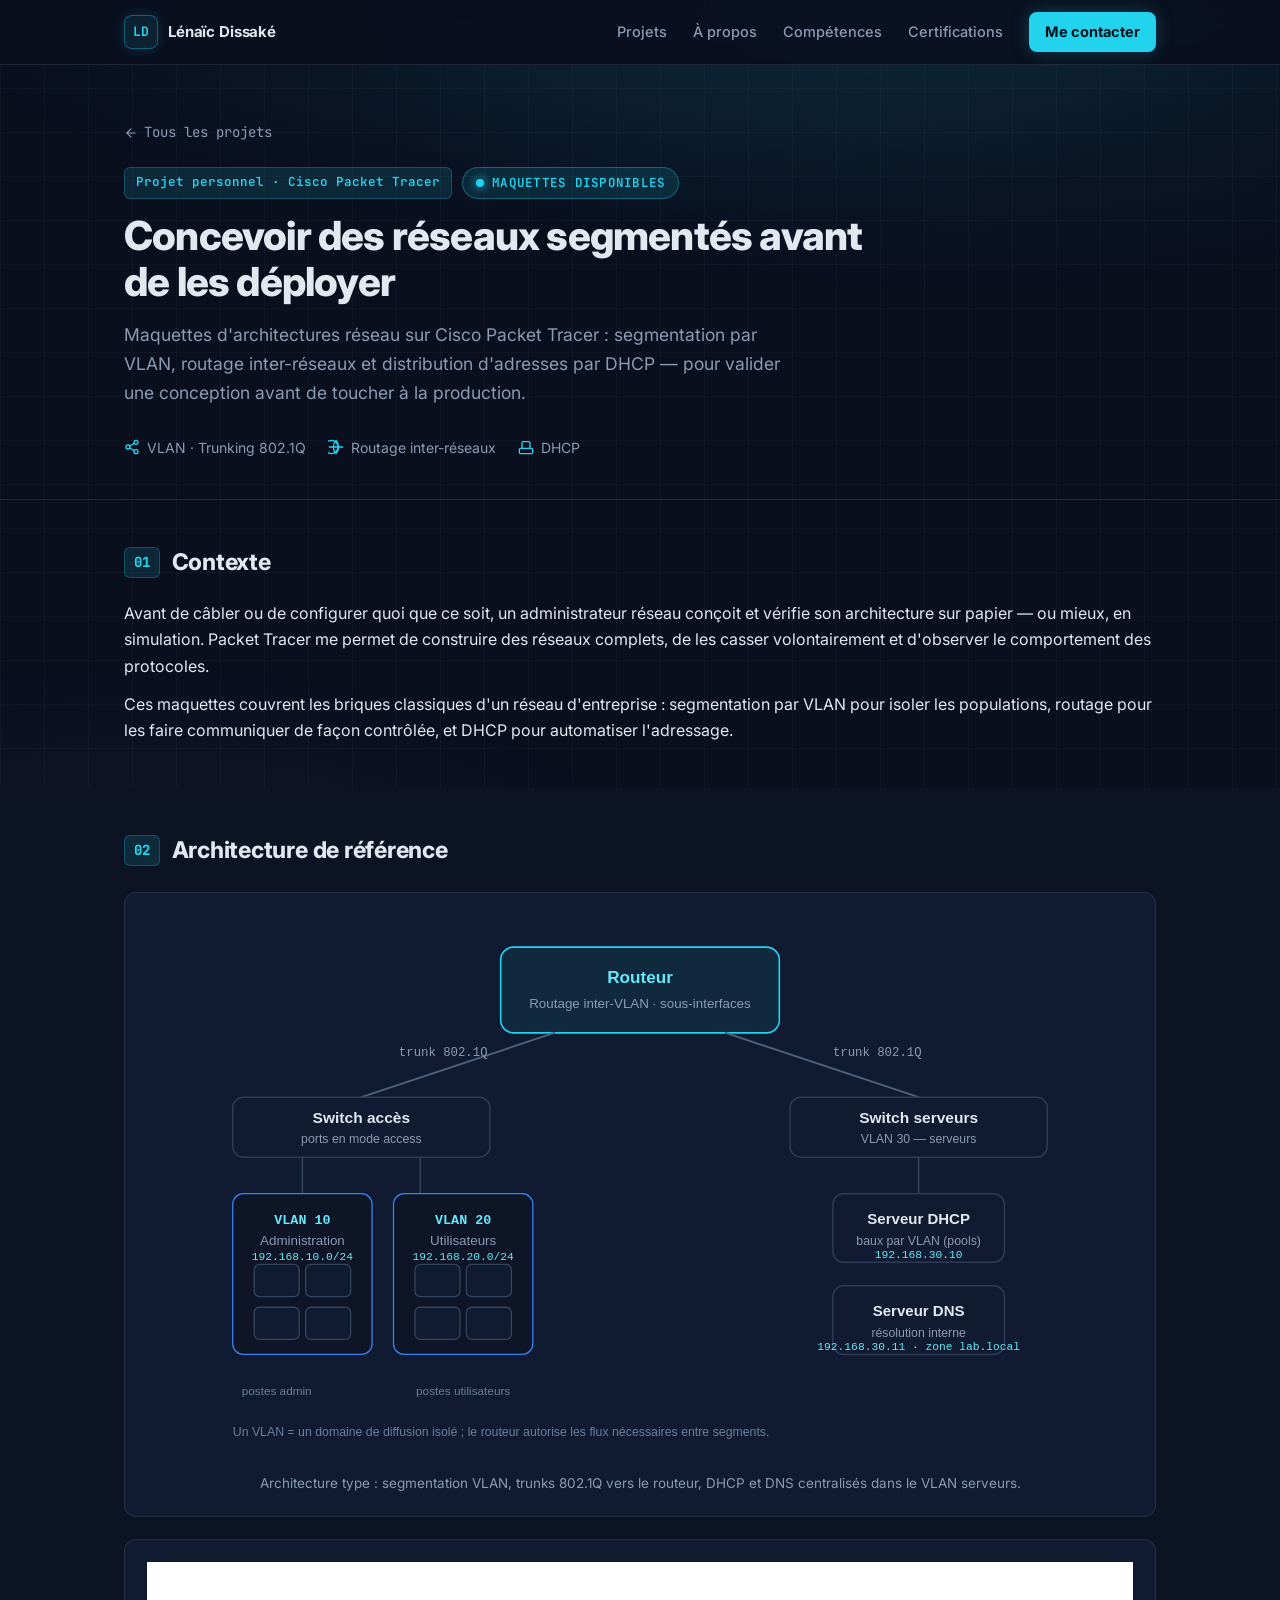
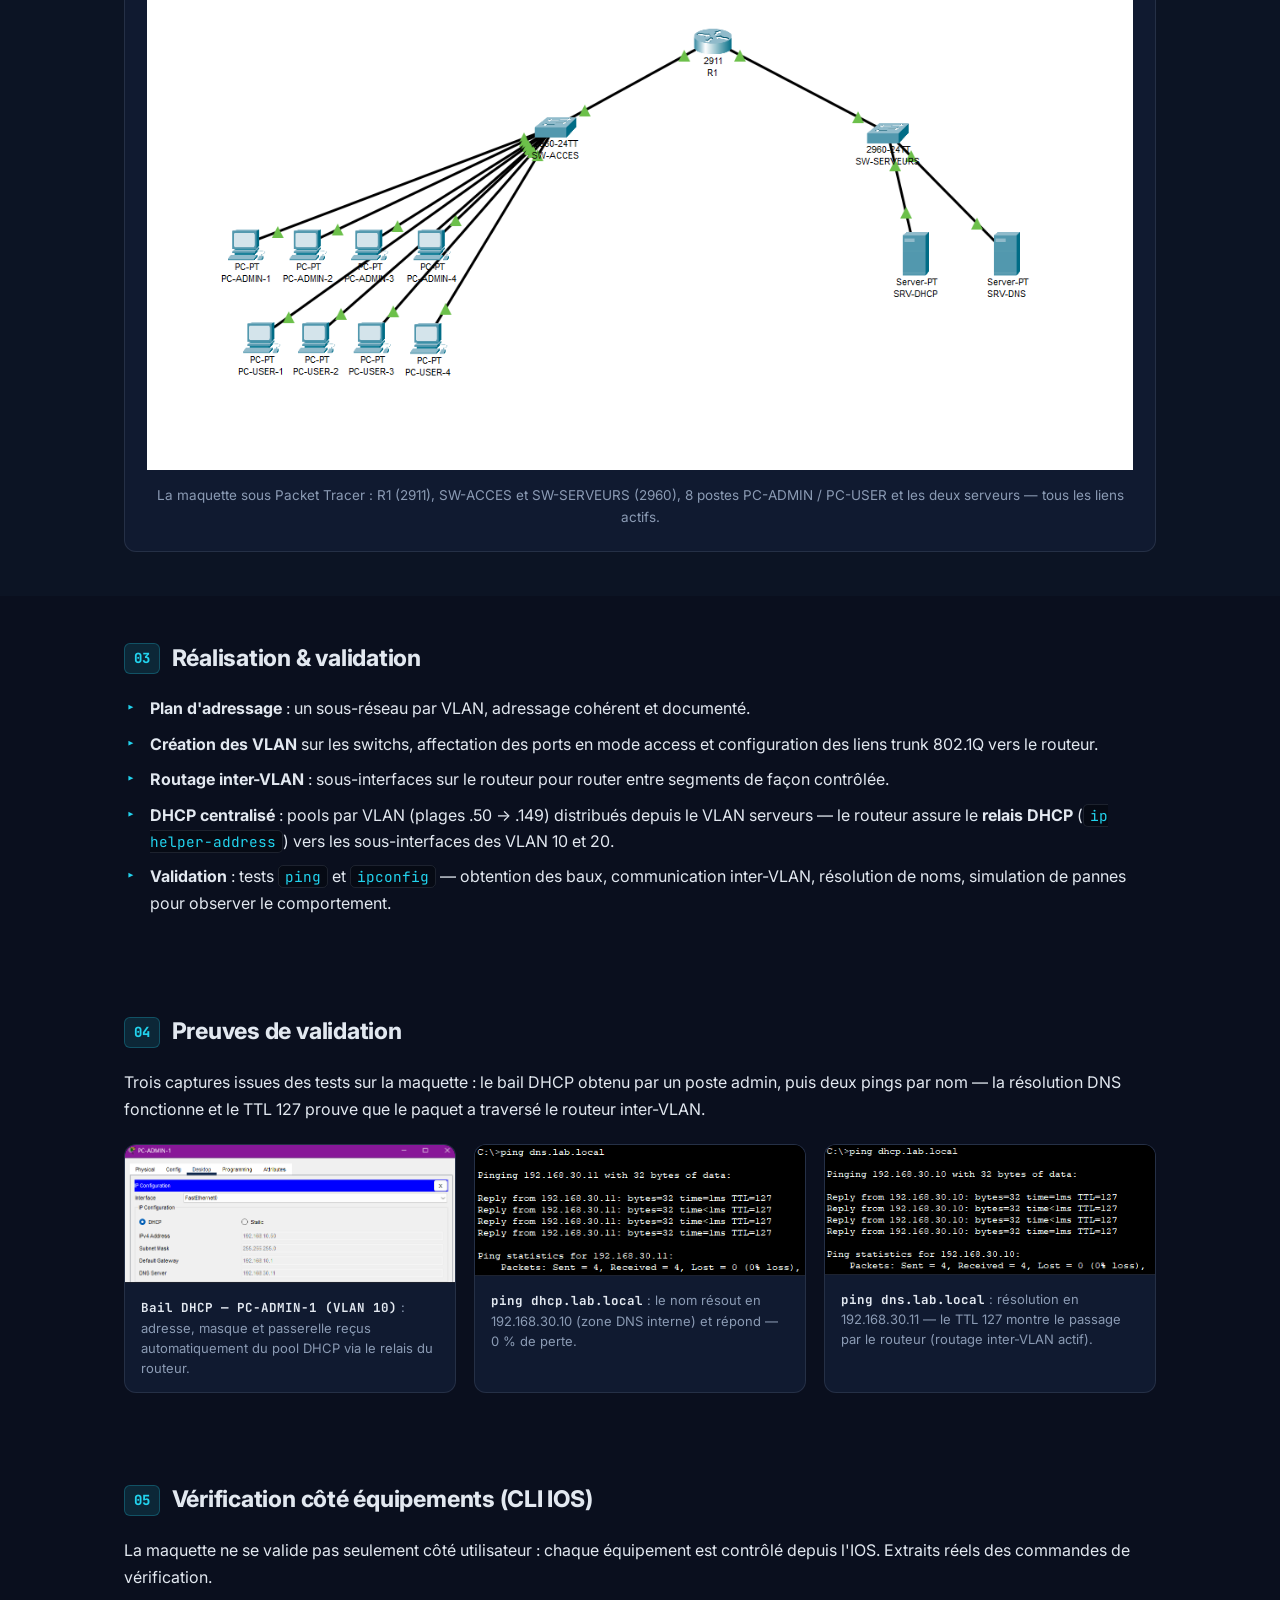
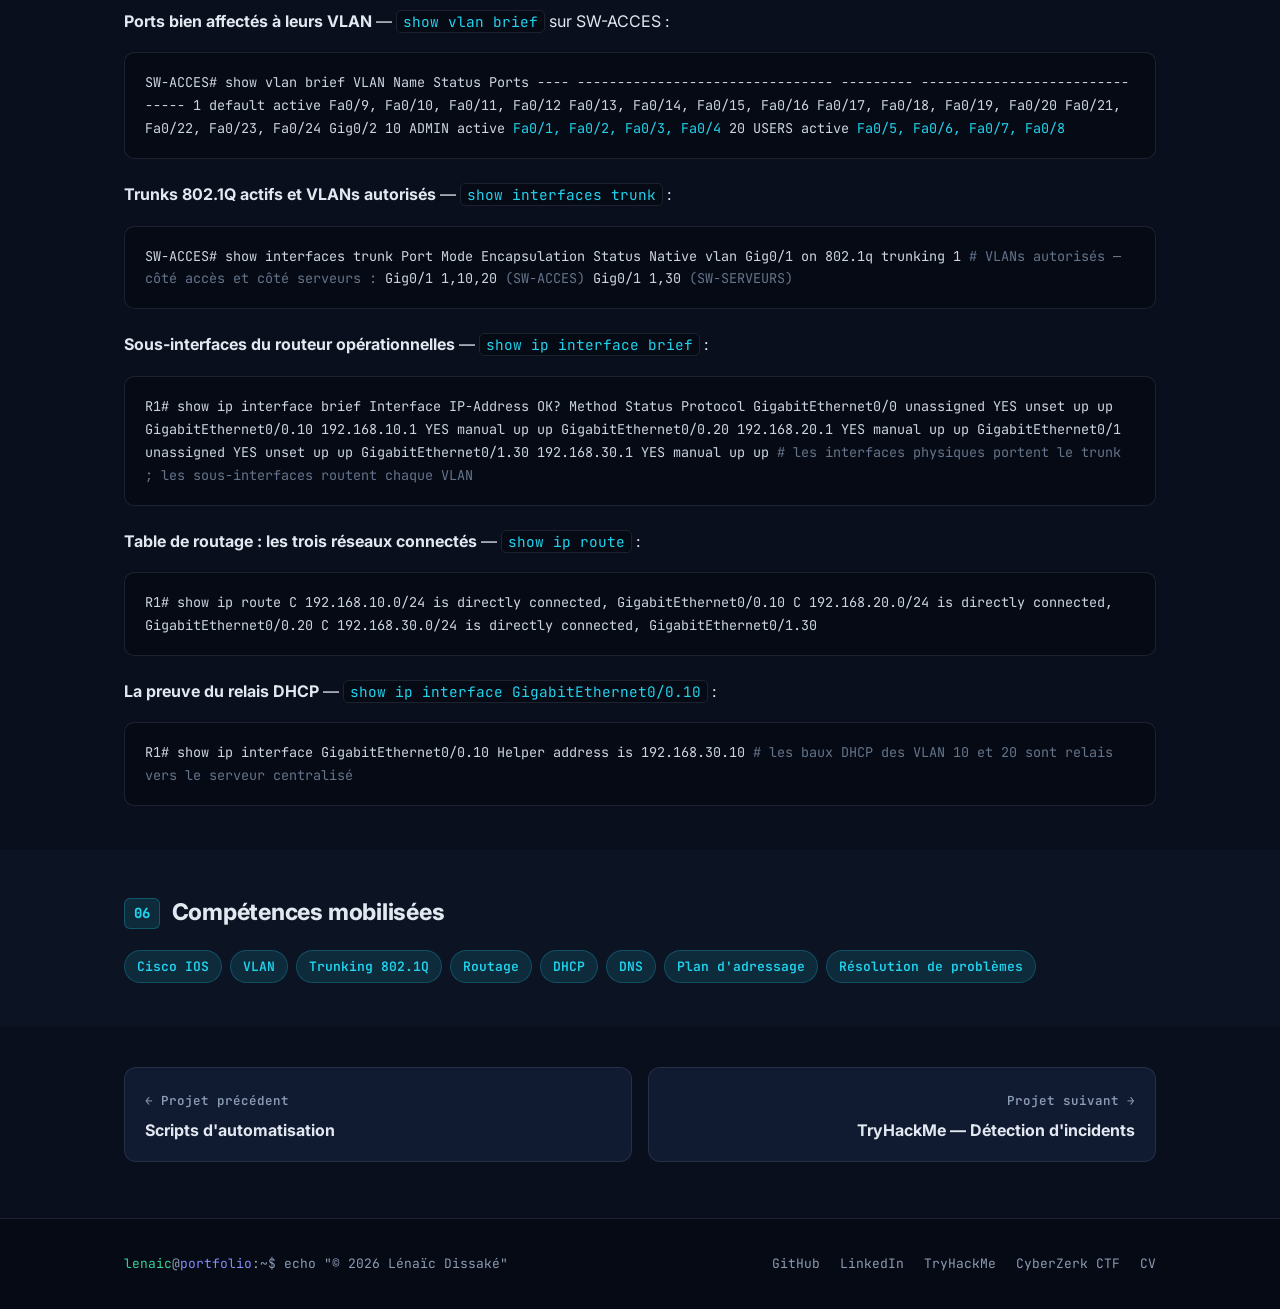
<file: projets/reseau-packet-tracer.html>
<!DOCTYPE html>
<html lang="fr">
<head>
  <meta charset="UTF-8">
  <meta name="viewport" content="width=device-width, initial-scale=1.0">
  <title>Maquettes réseau Cisco Packet Tracer — Lénaïc Dissaké</title>
  <meta name="description" content="Simulation d'architectures réseau sur Cisco Packet Tracer : segmentation VLAN, routage inter-réseaux et DHCP — conception et validation avant déploiement.">
  <link rel="icon" type="image/svg+xml" href="../assets/img/favicon.svg">
  <link rel="preconnect" href="https://fonts.googleapis.com">
  <link rel="preconnect" href="https://fonts.gstatic.com" crossorigin>
  <link href="https://fonts.googleapis.com/css2?family=Inter:wght@400;500;600;700;800&family=JetBrains+Mono:wght@400;600&display=swap" rel="stylesheet">
  <link rel="stylesheet" href="../assets/css/style.css?v=4">
</head>
<body>

  <!-- ===== Header ===== -->
  <header class="site-header">
    <div class="container">
      <a href="../index.html" class="brand">
        <span class="monogram">LD</span>
        <span class="name">Lénaïc Dissaké</span>
      </a>
      <nav class="main-nav" id="main-nav">
        <a href="../index.html#projets">Projets</a>
        <a href="../index.html#a-propos">À propos</a>
        <a href="../index.html#competences">Compétences</a>
        <a href="../index.html#certifications">Certifications</a>
        <a href="../index.html#contact" class="nav-cta">Me contacter</a>
      </nav>
      <button class="nav-toggle" aria-label="Ouvrir le menu" aria-expanded="false">
        <svg viewBox="0 0 24 24" fill="none" stroke-width="2" stroke-linecap="round"><line x1="3" y1="6" x2="21" y2="6"/><line x1="3" y1="12" x2="21" y2="12"/><line x1="3" y1="18" x2="21" y2="18"/></svg>
      </button>
    </div>
  </header>

  <main>
    <!-- ===== Hero projet ===== -->
    <section class="project-hero">
      <div class="container">
        <a class="breadcrumb" href="../index.html#projets">
          <svg width="14" height="14" viewBox="0 0 24 24" fill="none" stroke="currentColor" stroke-width="2" stroke-linecap="round" stroke-linejoin="round"><line x1="19" y1="12" x2="5" y2="12"/><polyline points="12 19 5 12 12 5"/></svg>
          Tous les projets
        </a>
        <div class="badges"><span class="badge">Projet personnel · Cisco Packet Tracer</span><span class="status cyan"><span class="pip"></span> MAQUETTES DISPONIBLES</span></div>
        <h1>Concevoir des réseaux segmentés avant de les déployer</h1>
        <p class="lead">Maquettes d'architectures réseau sur Cisco Packet Tracer : segmentation par VLAN, routage inter-réseaux et distribution d'adresses par DHCP — pour valider une conception avant de toucher à la production.</p>
        <div class="project-meta">
          <span>
            <svg viewBox="0 0 24 24" fill="none" stroke="currentColor" stroke-width="2" stroke-linecap="round" stroke-linejoin="round"><circle cx="18" cy="5" r="3"/><circle cx="6" cy="12" r="3"/><circle cx="18" cy="19" r="3"/><line x1="8.6" y1="13.5" x2="15.4" y2="17.5"/><line x1="15.4" y1="6.5" x2="8.6" y2="10.5"/></svg>
            VLAN · Trunking 802.1Q
          </span>
          <span>
            <svg viewBox="0 0 24 24" fill="none" stroke="currentColor" stroke-width="2" stroke-linecap="round" stroke-linejoin="round"><circle cx="5" cy="12" r="10"/><line x1="2" y1="12" x2="22" y2="12"/><path d="M12 2a15.3 15.3 0 0 1 4 10 15.3 15.3 0 0 1-4 10 15.3 15.3 0 0 1-4-10 15.3 15.3 0 0 1 4-10z"/></svg>
            Routage inter-réseaux
          </span>
          <span>
            <svg viewBox="0 0 24 24" fill="none" stroke="currentColor" stroke-width="2" stroke-linecap="round" stroke-linejoin="round"><rect x="2" y="14" width="20" height="8" rx="2"/><path d="M6 14V6a2 2 0 0 1 2-2h8a2 2 0 0 1 2 2v8"/></svg>
            DHCP
          </span>
        </div>
      </div>
    </section>

    <!-- ===== Contexte ===== -->
    <section class="project-section">
      <div class="container">
        <h2><span class="num">01</span>Contexte</h2>
        <p>Avant de câbler ou de configurer quoi que ce soit, un administrateur réseau conçoit et vérifie son architecture sur papier — ou mieux, en simulation. Packet Tracer me permet de construire des réseaux complets, de les casser volontairement et d'observer le comportement des protocoles.</p>
        <p>Ces maquettes couvrent les briques classiques d'un réseau d'entreprise : segmentation par VLAN pour isoler les populations, routage pour les faire communiquer de façon contrôlée, et DHCP pour automatiser l'adressage.</p>
      </div>
    </section>

    <!-- ===== Architecture ===== -->
    <section class="project-section alt">
      <div class="container">
        <h2><span class="num">02</span>Architecture de référence</h2>

        <figure class="figure">
          <svg viewBox="0 0 920 500" xmlns="http://www.w3.org/2000/svg" role="img" aria-label="Schéma réseau : routeur relié par trunks 802.1Q à deux switchs, VLAN admin et utilisateurs côté gauche, serveurs DHCP et DNS côté droit">
            <!-- Routeur -->
            <rect x="330" y="30" width="260" height="80" rx="12" fill="rgba(34,211,238,0.08)" stroke="#22d3ee" stroke-width="1.5"/>
            <text x="460" y="63" text-anchor="middle" font-family="Segoe UI, sans-serif" font-size="16" font-weight="700" fill="#67e8f9">Routeur</text>
            <text x="460" y="87" text-anchor="middle" font-family="Segoe UI, sans-serif" font-size="12.5" fill="#8b9bb4">Routage inter-VLAN · sous-interfaces</text>

            <!-- Trunks -->
            <g stroke="#4c617f" stroke-width="1.8" stroke-linecap="round">
              <line x1="380" y1="110" x2="200" y2="170"/>
              <line x1="540" y1="110" x2="720" y2="170"/>
            </g>
            <text x="235" y="132" font-family="Consolas, monospace" font-size="11.5" fill="#8b9bb4">trunk 802.1Q</text>
            <text x="640" y="132" font-family="Consolas, monospace" font-size="11.5" fill="#8b9bb4">trunk 802.1Q</text>

            <!-- Switch accès -->
            <rect x="80" y="170" width="240" height="56" rx="10" fill="#101a30" stroke="#2b3b58" stroke-width="1.4"/>
            <text x="200" y="194" text-anchor="middle" font-family="Segoe UI, sans-serif" font-size="14.5" font-weight="700" fill="#e2e8f0">Switch accès</text>
            <text x="200" y="213" text-anchor="middle" font-family="Segoe UI, sans-serif" font-size="11.5" fill="#8b9bb4">ports en mode access</text>

            <!-- Switch serveurs -->
            <rect x="600" y="170" width="240" height="56" rx="10" fill="#101a30" stroke="#2b3b58" stroke-width="1.4"/>
            <text x="720" y="194" text-anchor="middle" font-family="Segoe UI, sans-serif" font-size="14.5" font-weight="700" fill="#e2e8f0">Switch serveurs</text>
            <text x="720" y="213" text-anchor="middle" font-family="Segoe UI, sans-serif" font-size="11.5" fill="#8b9bb4">VLAN 30 — serveurs</text>

            <!-- Liaisons descendantes -->
            <g stroke="#33455f" stroke-width="1.4">
              <line x1="145" y1="226" x2="145" y2="260"/>
              <line x1="255" y1="226" x2="255" y2="260"/>
              <line x1="720" y1="226" x2="720" y2="260"/>
            </g>

            <!-- VLAN 10 -->
            <rect x="80" y="260" width="130" height="150" rx="10" fill="#0d1526" stroke="#3b82f6" stroke-width="1.2"/>
            <text x="145" y="288" text-anchor="middle" font-family="Consolas, monospace" font-size="12.5" font-weight="700" fill="#67e8f9">VLAN 10</text>
            <text x="145" y="308" text-anchor="middle" font-family="Segoe UI, sans-serif" font-size="12.5" fill="#8b9bb4">Administration</text><text x="145" y="322" text-anchor="middle" font-family="Consolas, monospace" font-size="10.5" fill="#67e8f9">192.168.10.0/24</text>
            <g>
              <rect x="100" y="326" width="42" height="30" rx="5" fill="#101a30" stroke="#33455f" stroke-width="1.2"/>
              <rect x="148" y="326" width="42" height="30" rx="5" fill="#101a30" stroke="#33455f" stroke-width="1.2"/>
              <rect x="100" y="366" width="42" height="30" rx="5" fill="#101a30" stroke="#33455f" stroke-width="1.2"/>
              <rect x="148" y="366" width="42" height="30" rx="5" fill="#101a30" stroke="#33455f" stroke-width="1.2"/>
              <text x="121" y="448" text-anchor="middle" font-family="Segoe UI, sans-serif" font-size="11" fill="#6b7f9c">postes admin</text>
            </g>

            <!-- VLAN 20 -->
            <rect x="230" y="260" width="130" height="150" rx="10" fill="#0d1526" stroke="#3b82f6" stroke-width="1.2"/>
            <text x="295" y="288" text-anchor="middle" font-family="Consolas, monospace" font-size="12.5" font-weight="700" fill="#67e8f9">VLAN 20</text>
            <text x="295" y="308" text-anchor="middle" font-family="Segoe UI, sans-serif" font-size="12.5" fill="#8b9bb4">Utilisateurs</text><text x="295" y="322" text-anchor="middle" font-family="Consolas, monospace" font-size="10.5" fill="#67e8f9">192.168.20.0/24</text>
            <g>
              <rect x="250" y="326" width="42" height="30" rx="5" fill="#101a30" stroke="#33455f" stroke-width="1.2"/>
              <rect x="298" y="326" width="42" height="30" rx="5" fill="#101a30" stroke="#33455f" stroke-width="1.2"/>
              <rect x="250" y="366" width="42" height="30" rx="5" fill="#101a30" stroke="#33455f" stroke-width="1.2"/>
              <rect x="298" y="366" width="42" height="30" rx="5" fill="#101a30" stroke="#33455f" stroke-width="1.2"/>
              <text x="295" y="448" text-anchor="middle" font-family="Segoe UI, sans-serif" font-size="11" fill="#6b7f9c">postes utilisateurs</text>
            </g>

            <!-- Serveurs -->
            <g>
              <rect x="640" y="260" width="160" height="64" rx="10" fill="#101a30" stroke="#2b3b58" stroke-width="1.4"/>
              <text x="720" y="288" text-anchor="middle" font-family="Segoe UI, sans-serif" font-size="14" font-weight="700" fill="#e2e8f0">Serveur DHCP</text>
              <text x="720" y="308" text-anchor="middle" font-family="Segoe UI, sans-serif" font-size="11.5" fill="#8b9bb4">baux par VLAN (pools)</text><text x="720" y="320" text-anchor="middle" font-family="Consolas, monospace" font-size="10.5" fill="#67e8f9">192.168.30.10</text>

              <rect x="640" y="346" width="160" height="64" rx="10" fill="#101a30" stroke="#2b3b58" stroke-width="1.4"/>
              <text x="720" y="374" text-anchor="middle" font-family="Segoe UI, sans-serif" font-size="14" font-weight="700" fill="#e2e8f0">Serveur DNS</text>
              <text x="720" y="394" text-anchor="middle" font-family="Segoe UI, sans-serif" font-size="11.5" fill="#8b9bb4">résolution interne</text><text x="720" y="406" text-anchor="middle" font-family="Consolas, monospace" font-size="10.5" fill="#67e8f9">192.168.30.11 · zone lab.local</text>
            </g>

            <!-- Légende -->
            <rect x="80" y="440" width="360" height="40" rx="8" fill="none"/>
            <text x="80" y="486" font-family="Segoe UI, sans-serif" font-size="11.5" fill="#6b7f9c">Un VLAN = un domaine de diffusion isolé ; le routeur autorise les flux nécessaires entre segments.</text>
          </svg>
          <figcaption>Architecture type : segmentation VLAN, trunks 802.1Q vers le routeur, DHCP et DNS centralisés dans le VLAN serveurs.</figcaption>
        </figure>

        <figure class="figure">
          <img src="../assets/img/capture-packet-tracer.png" alt="Topologie Packet Tracer : routeur R1 relié aux switchs SW-ACCES et SW-SERVEURS, 8 postes répartis en VLAN 10 et 20, serveurs DHCP et DNS dans le VLAN 30" loading="lazy">
          <figcaption>La maquette sous Packet Tracer : R1 (2911), SW-ACCES et SW-SERVEURS (2960), 8 postes PC-ADMIN / PC-USER et les deux serveurs — tous les liens actifs.</figcaption>
        </figure>
      </div>
    </section>

    <!-- ===== Réalisation ===== -->
    <section class="project-section">
      <div class="container">
        <h2><span class="num">03</span>Réalisation &amp; validation</h2>
        <ul>
          <li><strong>Plan d'adressage</strong> : un sous-réseau par VLAN, adressage cohérent et documenté.</li>
          <li><strong>Création des VLAN</strong> sur les switchs, affectation des ports en mode access et configuration des liens trunk 802.1Q vers le routeur.</li>
          <li><strong>Routage inter-VLAN</strong> : sous-interfaces sur le routeur pour router entre segments de façon contrôlée.</li>
          <li><strong>DHCP centralisé</strong> : pools par VLAN (plages .50 → .149) distribués depuis le VLAN serveurs — le routeur assure le <strong>relais DHCP</strong> (<code>ip helper-address</code>) vers les sous-interfaces des VLAN 10 et 20.</li>
          <li><strong>Validation</strong> : tests <code>ping</code> et <code>ipconfig</code> — obtention des baux, communication inter-VLAN, résolution de noms, simulation de pannes pour observer le comportement.</li>
        </ul>
      </div>
    </section>


    <!-- ===== Preuves de validation ===== -->
    <section class="project-section">
      <div class="container">
        <h2><span class="num">04</span>Preuves de validation</h2>
        <p>Trois captures issues des tests sur la maquette : le bail DHCP obtenu par un poste admin, puis deux pings par nom — la résolution DNS fonctionne et le TTL&nbsp;127 prouve que le paquet a traversé le routeur inter-VLAN.</p>
        <div class="shots-grid">
          <figure class="shot-card">
            <img src="../assets/img/test-dhcp-admin.png" alt="PC-ADMIN-1 : configuration IP en DHCP, bail 192.168.10.10 avec passerelle obtenue automatiquement" loading="lazy">
            <figcaption><strong>Bail DHCP — PC-ADMIN-1 (VLAN 10)</strong> : adresse, masque et passerelle reçus automatiquement du pool DHCP via le relais du routeur.</figcaption>
          </figure>
          <figure class="shot-card">
            <img src="../assets/img/test-dns-dhcp.png" alt="Ping de dhcp.lab.local : résolution DNS en 192.168.30.10 puis réponses, 0% de perte" loading="lazy">
            <figcaption><strong>ping dhcp.lab.local</strong> : le nom résout en 192.168.30.10 (zone DNS interne) et répond — 0&nbsp;% de perte.</figcaption>
          </figure>
          <figure class="shot-card">
            <img src="../assets/img/test-dns.png" alt="Ping de dns.lab.local : résolution en 192.168.30.11, réponses à 1 ms, TTL 127" loading="lazy">
            <figcaption><strong>ping dns.lab.local</strong> : résolution en 192.168.30.11 — le TTL&nbsp;127 montre le passage par le routeur (routage inter-VLAN actif).</figcaption>
          </figure>
        </div>
      </div>
    </section>

    <!-- ===== Vérification CLI ===== -->
    <section class="project-section">
      <div class="container">
        <h2><span class="num">05</span>Vérification côté équipements (CLI IOS)</h2>
        <p>La maquette ne se valide pas seulement côté utilisateur : chaque équipement est contrôlé depuis l'IOS. Extraits réels des commandes de vérification.</p>

        <p style="margin-top:18px;"><strong>Ports bien affectés à leurs VLAN</strong> — <code>show vlan brief</code> sur SW-ACCES :</p>
        <div class="code-block">SW-ACCES# show vlan brief

VLAN Name                             Status    Ports
---- -------------------------------- --------- -------------------------------
1    default                          active    Fa0/9, Fa0/10, Fa0/11, Fa0/12
                                                Fa0/13, Fa0/14, Fa0/15, Fa0/16
                                                Fa0/17, Fa0/18, Fa0/19, Fa0/20
                                                Fa0/21, Fa0/22, Fa0/23, Fa0/24
                                                Gig0/2
10   ADMIN                            active    <span class="cmd">Fa0/1, Fa0/2, Fa0/3, Fa0/4</span>
20   USERS                            active    <span class="cmd">Fa0/5, Fa0/6, Fa0/7, Fa0/8</span></div>

        <p style="margin-top:22px;"><strong>Trunks 802.1Q actifs et VLANs autorisés</strong> — <code>show interfaces trunk</code> :</p>
        <div class="code-block">SW-ACCES# show interfaces trunk
Port        Mode         Encapsulation  Status        Native vlan
Gig0/1      on           802.1q         trunking      1

<span class="cmt"># VLANs autorisés — côté accès et côté serveurs :</span>
Gig0/1      1,10,20    <span class="cmt">(SW-ACCES)</span>
Gig0/1      1,30       <span class="cmt">(SW-SERVEURS)</span></div>

        <p style="margin-top:22px;"><strong>Sous-interfaces du routeur opérationnelles</strong> — <code>show ip interface brief</code> :</p>
        <div class="code-block">R1# show ip interface brief
Interface              IP-Address      OK? Method Status                Protocol
GigabitEthernet0/0     unassigned      YES unset  up                    up
GigabitEthernet0/0.10  192.168.10.1    YES manual up                    up
GigabitEthernet0/0.20  192.168.20.1    YES manual up                    up
GigabitEthernet0/1     unassigned      YES unset  up                    up
GigabitEthernet0/1.30  192.168.30.1    YES manual up                    up
<span class="cmt"># les interfaces physiques portent le trunk ; les sous-interfaces routent chaque VLAN</span></div>

        <p style="margin-top:22px;"><strong>Table de routage : les trois réseaux connectés</strong> — <code>show ip route</code> :</p>
        <div class="code-block">R1# show ip route
C       192.168.10.0/24 is directly connected, GigabitEthernet0/0.10
C       192.168.20.0/24 is directly connected, GigabitEthernet0/0.20
C       192.168.30.0/24 is directly connected, GigabitEthernet0/1.30</div>

        <p style="margin-top:22px;"><strong>La preuve du relais DHCP</strong> — <code>show ip interface GigabitEthernet0/0.10</code> :</p>
        <div class="code-block">R1# show ip interface GigabitEthernet0/0.10
  Helper address is 192.168.30.10
<span class="cmt"># les baux DHCP des VLAN 10 et 20 sont relais vers le serveur centralisé</span></div>
      </div>
    </section>
    <!-- ===== Compétences ===== -->
    <section class="project-section alt">
      <div class="container">
        <h2><span class="num">06</span>Compétences mobilisées</h2>
        <div class="tags">
          <span>Cisco IOS</span><span>VLAN</span><span>Trunking 802.1Q</span><span>Routage</span><span>DHCP</span><span>DNS</span><span>Plan d'adressage</span><span>Résolution de problèmes</span>
        </div>
      </div>
    </section>

    <!-- ===== Navigation projet ===== -->
    <div class="container">
      <nav class="project-nav">
        <a href="scripts.html">
          <span class="dir">← Projet précédent</span>
          <div class="title">Scripts d'automatisation</div>
        </a>
        <a class="next" href="tryhackme.html">
          <span class="dir">Projet suivant →</span>
          <div class="title">TryHackMe — Détection d'incidents</div>
        </a>
      </nav>
    </div>
  </main>

  <!-- ===== Footer ===== -->
  <footer class="site-footer">
    <div class="container">
      <span class="prompt"><span class="u">lenaic</span>@<span class="p">portfolio</span>:~$ echo "© <span class="year">2026</span> Lénaïc Dissaké"</span>
      <nav class="f-links">
        <a href="https://github.com/narcusensei" target="_blank" rel="noopener">GitHub</a>
        <a href="https://www.linkedin.com/in/lenaic-d" target="_blank" rel="noopener">LinkedIn</a>
        <a href="https://tryhackme.com/p/narcus" target="_blank" rel="noopener">TryHackMe</a>
        <a href="https://ctf.cyberzerk.fr/users/1417" target="_blank" rel="noopener">CyberZerk CTF</a>
        <a href="../cv/CV-Lenaic-Dissake.pdf">CV</a>
      </nav>
    </div>
  </footer>

  <script src="../assets/js/main.js?v=4"></script>
</body>
</html>
</file>
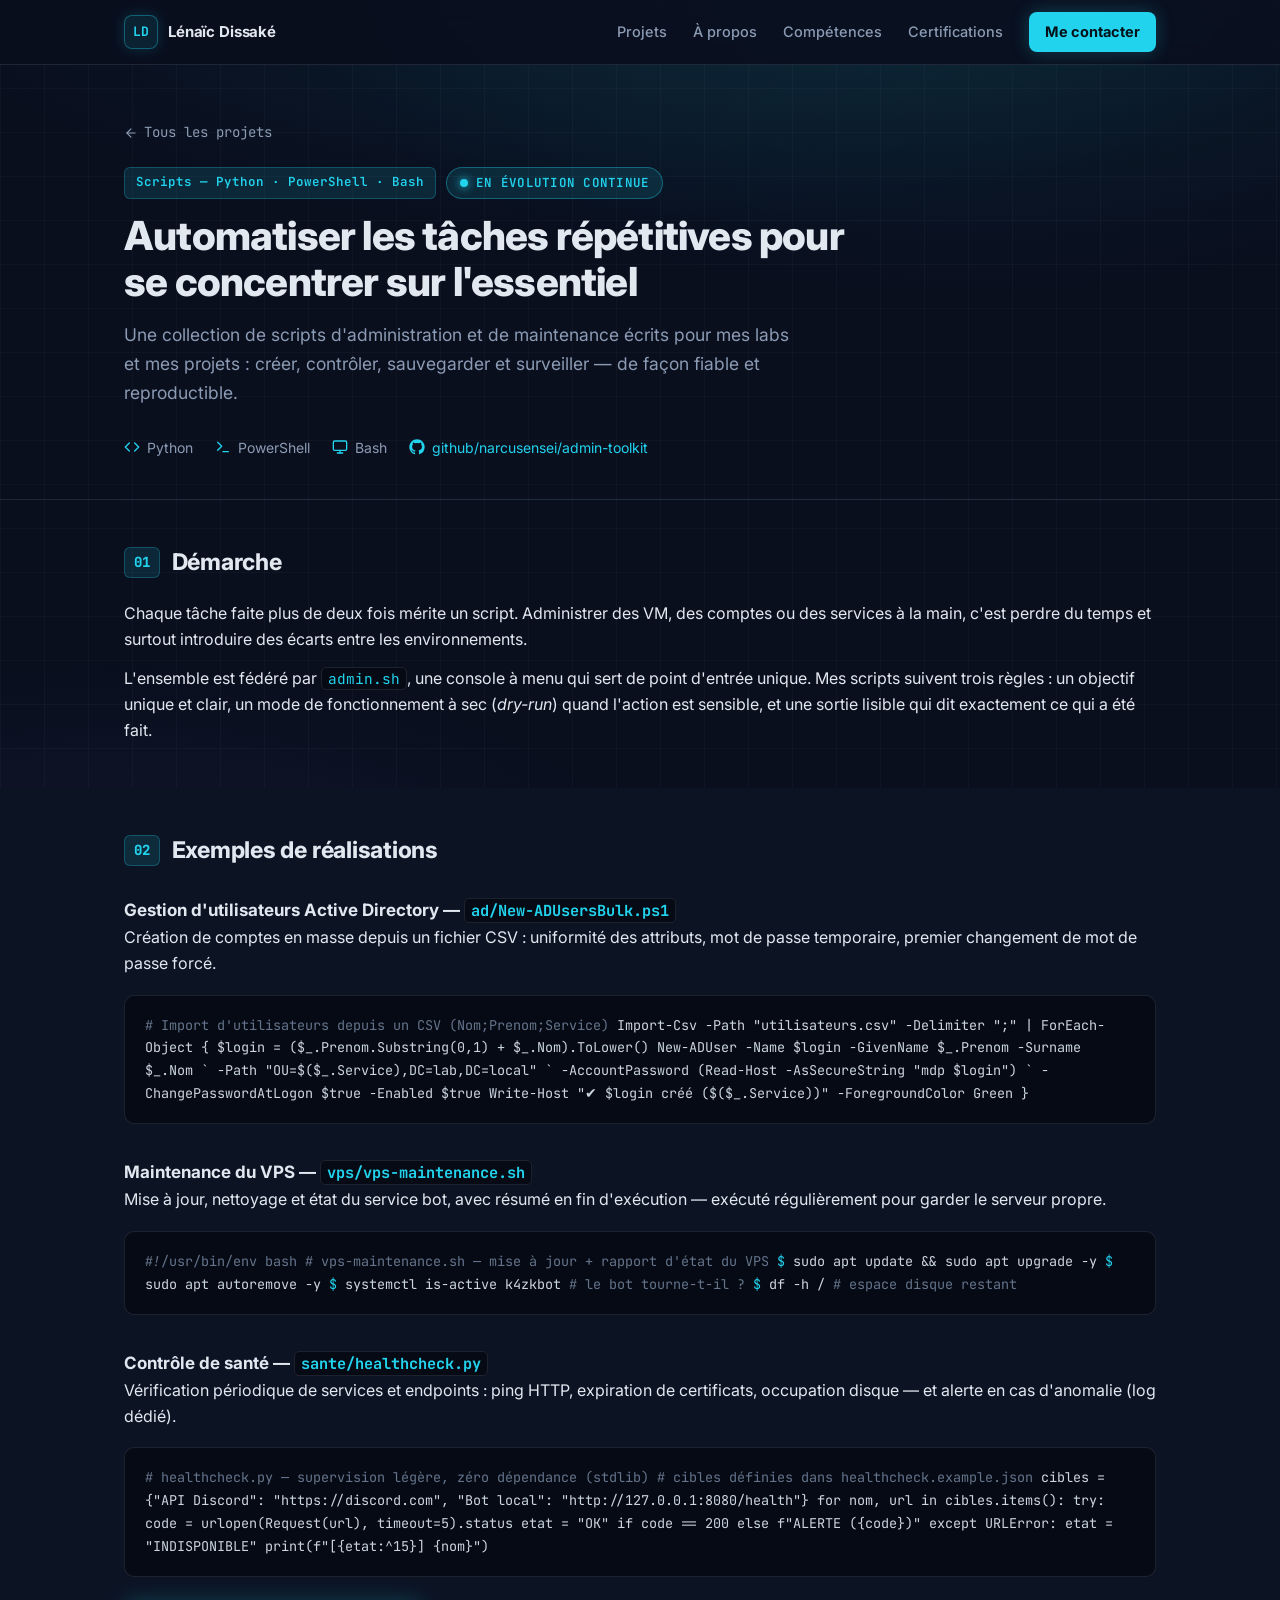
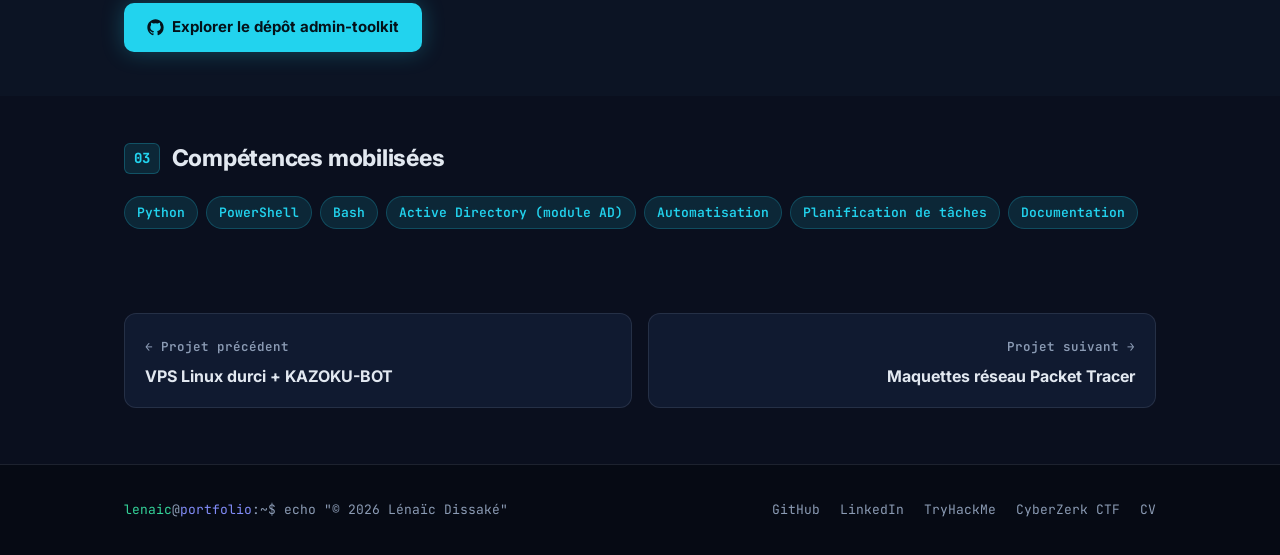
<file: projets/scripts.html>
<!DOCTYPE html>
<html lang="fr">
<head>
  <meta charset="UTF-8">
  <meta name="viewport" content="width=device-width, initial-scale=1.0">
  <title>Scripts d'automatisation — Lénaïc Dissaké</title>
  <meta name="description" content="Scripts Python, PowerShell et Bash pour automatiser les tâches d'administration systèmes : gestion d'utilisateurs, contrôles de santé, sauvegardes et maintenance.">
  <link rel="icon" type="image/svg+xml" href="../assets/img/favicon.svg">
  <link rel="preconnect" href="https://fonts.googleapis.com">
  <link rel="preconnect" href="https://fonts.gstatic.com" crossorigin>
  <link href="https://fonts.googleapis.com/css2?family=Inter:wght@400;500;600;700;800&family=JetBrains+Mono:wght@400;600&display=swap" rel="stylesheet">
  <link rel="stylesheet" href="../assets/css/style.css?v=4">
</head>
<body>

  <!-- ===== Header ===== -->
  <header class="site-header">
    <div class="container">
      <a href="../index.html" class="brand">
        <span class="monogram">LD</span>
        <span class="name">Lénaïc Dissaké</span>
      </a>
      <nav class="main-nav" id="main-nav">
        <a href="../index.html#projets">Projets</a>
        <a href="../index.html#a-propos">À propos</a>
        <a href="../index.html#competences">Compétences</a>
        <a href="../index.html#certifications">Certifications</a>
        <a href="../index.html#contact" class="nav-cta">Me contacter</a>
      </nav>
      <button class="nav-toggle" aria-label="Ouvrir le menu" aria-expanded="false">
        <svg viewBox="0 0 24 24" fill="none" stroke-width="2" stroke-linecap="round"><line x1="3" y1="6" x2="21" y2="6"/><line x1="3" y1="12" x2="21" y2="12"/><line x1="3" y1="18" x2="21" y2="18"/></svg>
      </button>
    </div>
  </header>

  <main>
    <!-- ===== Hero projet ===== -->
    <section class="project-hero">
      <div class="container">
        <a class="breadcrumb" href="../index.html#projets">
          <svg width="14" height="14" viewBox="0 0 24 24" fill="none" stroke="currentColor" stroke-width="2" stroke-linecap="round" stroke-linejoin="round"><line x1="19" y1="12" x2="5" y2="12"/><polyline points="12 19 5 12 12 5"/></svg>
          Tous les projets
        </a>
        <div class="badges"><span class="badge">Scripts — Python · PowerShell · Bash</span><span class="status cyan"><span class="pip"></span> EN ÉVOLUTION CONTINUE</span></div>
        <h1>Automatiser les tâches répétitives pour se concentrer sur l'essentiel</h1>
        <p class="lead">Une collection de scripts d'administration et de maintenance écrits pour mes labs et mes projets : créer, contrôler, sauvegarder et surveiller — de façon fiable et reproductible.</p>
        <div class="project-meta">
          <span>
            <svg viewBox="0 0 24 24" fill="none" stroke="currentColor" stroke-width="2" stroke-linecap="round" stroke-linejoin="round"><polyline points="16 18 22 12 16 6"/><polyline points="8 6 2 12 8 18"/></svg>
            Python
          </span>
          <span>
            <svg viewBox="0 0 24 24" fill="none" stroke="currentColor" stroke-width="2" stroke-linecap="round" stroke-linejoin="round"><polyline points="4 17 10 11 4 5"/><line x1="12" y1="19" x2="20" y2="19"/></svg>
            PowerShell
          </span>
          <span>
            <svg viewBox="0 0 24 24" fill="none" stroke="currentColor" stroke-width="2" stroke-linecap="round" stroke-linejoin="round"><rect x="2" y="3" width="20" height="14" rx="2"/><line x1="8" y1="21" x2="16" y2="21"/><line x1="12" y1="17" x2="12" y2="21"/></svg>
            Bash
          </span>
          <span>
            <svg viewBox="0 0 24 24" fill="currentColor"><path d="M12 .5C5.65.5.5 5.65.5 12c0 5.08 3.29 9.39 7.86 10.91.58.1.79-.25.79-.55v-2.17c-3.2.7-3.87-1.36-3.87-1.36-.53-1.33-1.28-1.68-1.28-1.68-1.05-.72.08-.7.08-.7 1.16.08 1.77 1.19 1.77 1.19 1.03 1.76 2.7 1.25 3.36.96.1-.75.4-1.25.73-1.54-2.55-.29-5.24-1.28-5.24-5.68 0-1.26.45-2.28 1.19-3.08-.12-.29-.52-1.46.11-3.05 0 0 .97-.31 3.18 1.18a11 11 0 0 1 5.79 0c2.2-1.49 3.17-1.18 3.17-1.18.63 1.59.24 2.76.12 3.05.74.8 1.19 1.82 1.19 3.08 0 4.41-2.69 5.38-5.26 5.66.41.36.78 1.05.78 2.12v3.15c0 .3.2.66.8.55A11.5 11.5 0 0 0 23.5 12C23.5 5.65 18.35.5 12 .5z"/></svg>
            <a href="https://github.com/narcusensei/admin-toolkit" target="_blank" rel="noopener">github/narcusensei/admin-toolkit</a>
          </span>
        </div>
      </div>
    </section>

    <!-- ===== Démarche ===== -->
    <section class="project-section">
      <div class="container">
        <h2><span class="num">01</span>Démarche</h2>
        <p>Chaque tâche faite plus de deux fois mérite un script. Administrer des VM, des comptes ou des services à la main, c'est perdre du temps et surtout introduire des écarts entre les environnements.</p>
        <p>L'ensemble est fédéré par <code>admin.sh</code>, une console à menu qui sert de point d'entrée unique. Mes scripts suivent trois règles : un objectif unique et clair, un mode de fonctionnement à sec (<em>dry-run</em>) quand l'action est sensible, et une sortie lisible qui dit exactement ce qui a été fait.</p>
      </div>
    </section>

    <!-- ===== Exemples ===== -->
    <section class="project-section alt">
      <div class="container">
        <h2><span class="num">02</span>Exemples de réalisations</h2>

        <h3 style="margin-top:26px;font-size:17px;">Gestion d'utilisateurs Active Directory — <code>ad/New-ADUsersBulk.ps1</code></h3>
        <p>Création de comptes en masse depuis un fichier CSV : uniformité des attributs, mot de passe temporaire, premier changement de mot de passe forcé.</p>
        <div class="code-block">
<span class="cmt"># Import d'utilisateurs depuis un CSV (Nom;Prenom;Service)</span>
Import-Csv -Path "utilisateurs.csv" -Delimiter ";" | ForEach-Object {
    $login = ($_.Prenom.Substring(0,1) + $_.Nom).ToLower()
    New-ADUser -Name $login -GivenName $_.Prenom -Surname $_.Nom `
        -Path "OU=$($_.Service),DC=lab,DC=local" `
        -AccountPassword (Read-Host -AsSecureString "mdp $login") `
        -ChangePasswordAtLogon $true -Enabled $true
    Write-Host "✔ $login créé ($($_.Service))" -ForegroundColor Green
}
        </div>

        <h3 style="margin-top:34px;font-size:17px;">Maintenance du VPS — <code>vps/vps-maintenance.sh</code></h3>
        <p>Mise à jour, nettoyage et état du service bot, avec résumé en fin d'exécution — exécuté régulièrement pour garder le serveur propre.</p>
        <div class="code-block">
<span class="cmt">#!/usr/bin/env bash</span>
<span class="cmt"># vps-maintenance.sh — mise à jour + rapport d'état du VPS</span>
<span class="cmd">$</span> sudo apt update && sudo apt upgrade -y
<span class="cmd">$</span> sudo apt autoremove -y
<span class="cmd">$</span> systemctl is-active k4zkbot <span class="cmt"># le bot tourne-t-il ?</span>
<span class="cmd">$</span> df -h /  <span class="cmt"># espace disque restant</span>
        </div>

        <h3 style="margin-top:34px;font-size:17px;">Contrôle de santé — <code>sante/healthcheck.py</code></h3>
        <p>Vérification périodique de services et endpoints : ping HTTP, expiration de certificats, occupation disque — et alerte en cas d'anomalie (log dédié).</p>
        <div class="code-block">
<span class="cmt"># healthcheck.py — supervision légère, zéro dépendance (stdlib)</span>
<span class="cmt"># cibles définies dans healthcheck.example.json</span>
cibles = {"API Discord": "https://discord.com",
          "Bot local":  "http://127.0.0.1:8080/health"}

for nom, url in cibles.items():
    try:
        code = urlopen(Request(url), timeout=5).status
        etat = "OK" if code == 200 else f"ALERTE ({code})"
    except URLError:
        etat = "INDISPONIBLE"
    print(f"[{etat:^15}] {nom}")
        </div>

        <p style="margin-top:26px;">
          <a class="btn btn-primary" href="https://github.com/narcusensei/admin-toolkit" target="_blank" rel="noopener">
            <svg viewBox="0 0 24 24" fill="currentColor"><path d="M12 .5C5.65.5.5 5.65.5 12c0 5.08 3.29 9.39 7.86 10.91.58.1.79-.25.79-.55v-2.17c-3.2.7-3.87-1.36-3.87-1.36-.53-1.33-1.28-1.68-1.28-1.68-1.05-.72.08-.7.08-.7 1.16.08 1.77 1.19 1.77 1.19 1.03 1.76 2.7 1.25 3.36.96.1-.75.4-1.25.73-1.54-2.55-.29-5.24-1.28-5.24-5.68 0-1.26.45-2.28 1.19-3.08-.12-.29-.52-1.46.11-3.05 0 0 .97-.31 3.18 1.18a11 11 0 0 1 5.79 0c2.2-1.49 3.17-1.18 3.17-1.18.63 1.59.24 2.76.12 3.05.74.8 1.19 1.82 1.19 3.08 0 4.41-2.69 5.38-5.26 5.66.41.36.78 1.05.78 2.12v3.15c0 .3.2.66.8.55A11.5 11.5 0 0 0 23.5 12C23.5 5.65 18.35.5 12 .5z"/></svg>
            Explorer le dépôt admin-toolkit
          </a>
        </p>
      </div>
    </section>

    <!-- ===== Compétences ===== -->
    <section class="project-section">
      <div class="container">
        <h2><span class="num">03</span>Compétences mobilisées</h2>
        <div class="tags">
          <span>Python</span><span>PowerShell</span><span>Bash</span><span>Active Directory (module AD)</span><span>Automatisation</span><span>Planification de tâches</span><span>Documentation</span>
        </div>
      </div>
    </section>

    <!-- ===== Navigation projet ===== -->
    <div class="container">
      <nav class="project-nav">
        <a href="vps-kazoku-bot.html">
          <span class="dir">← Projet précédent</span>
          <div class="title">VPS Linux durci + KAZOKU-BOT</div>
        </a>
        <a class="next" href="reseau-packet-tracer.html">
          <span class="dir">Projet suivant →</span>
          <div class="title">Maquettes réseau Packet Tracer</div>
        </a>
      </nav>
    </div>
  </main>

  <!-- ===== Footer ===== -->
  <footer class="site-footer">
    <div class="container">
      <span class="prompt"><span class="u">lenaic</span>@<span class="p">portfolio</span>:~$ echo "© <span class="year">2026</span> Lénaïc Dissaké"</span>
      <nav class="f-links">
        <a href="https://github.com/narcusensei" target="_blank" rel="noopener">GitHub</a>
        <a href="https://www.linkedin.com/in/lenaic-d" target="_blank" rel="noopener">LinkedIn</a>
        <a href="https://tryhackme.com/p/narcus" target="_blank" rel="noopener">TryHackMe</a>
        <a href="https://ctf.cyberzerk.fr/users/1417" target="_blank" rel="noopener">CyberZerk CTF</a>
        <a href="../cv/CV-Lenaic-Dissake.pdf">CV</a>
      </nav>
    </div>
  </footer>

  <script src="../assets/js/main.js?v=4"></script>
</body>
</html>
</file>
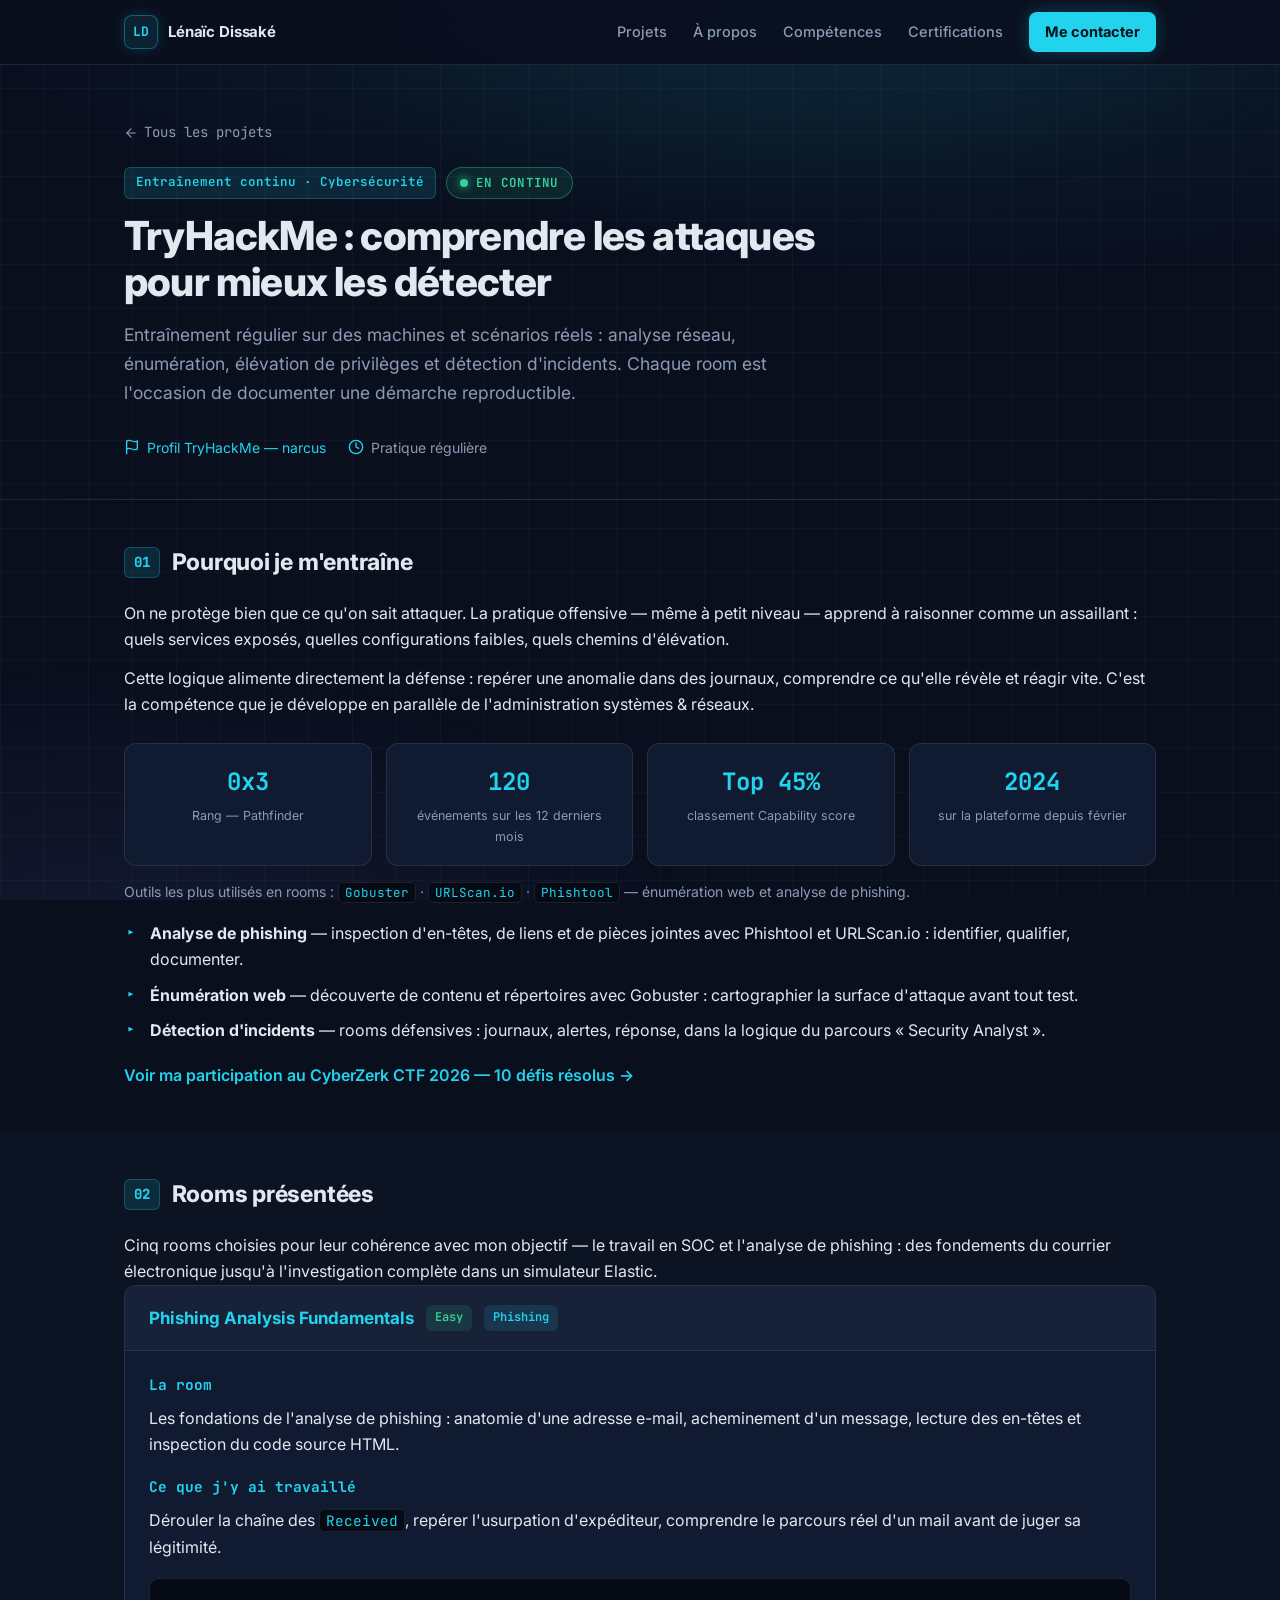
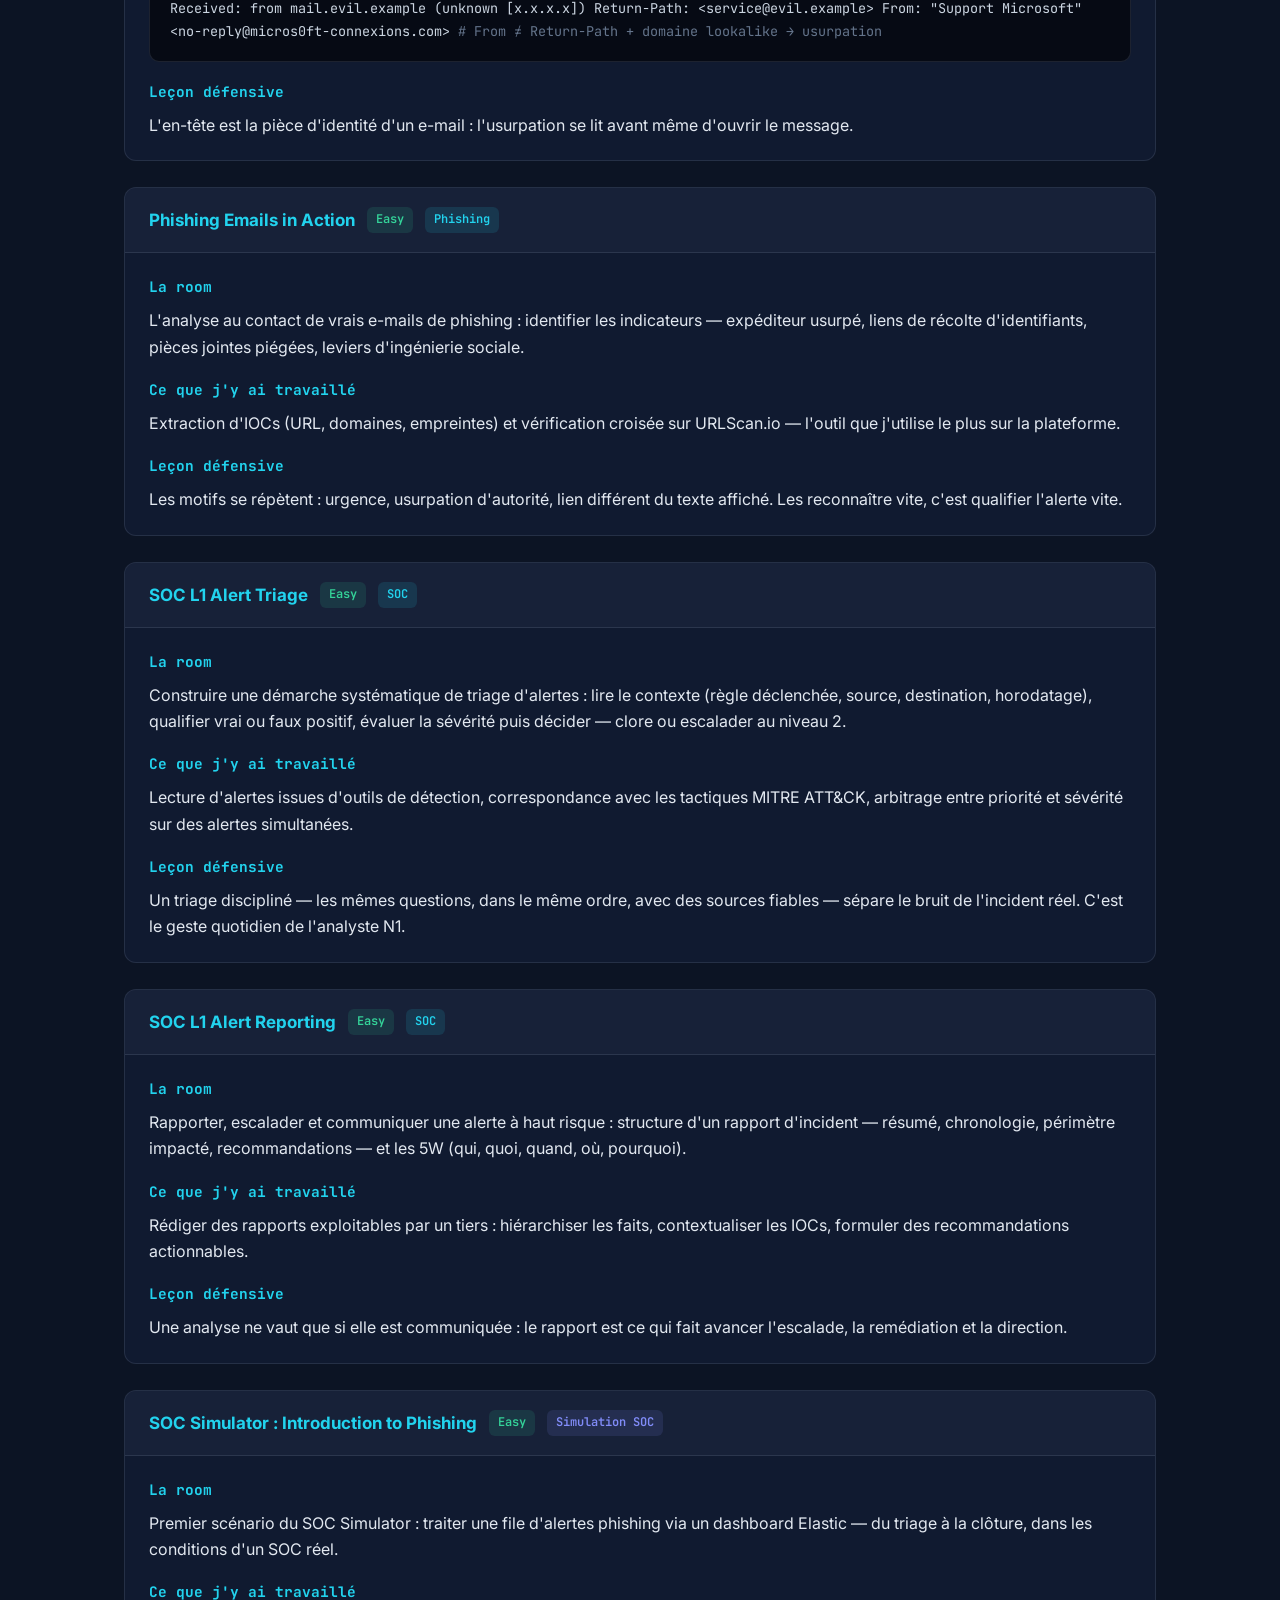
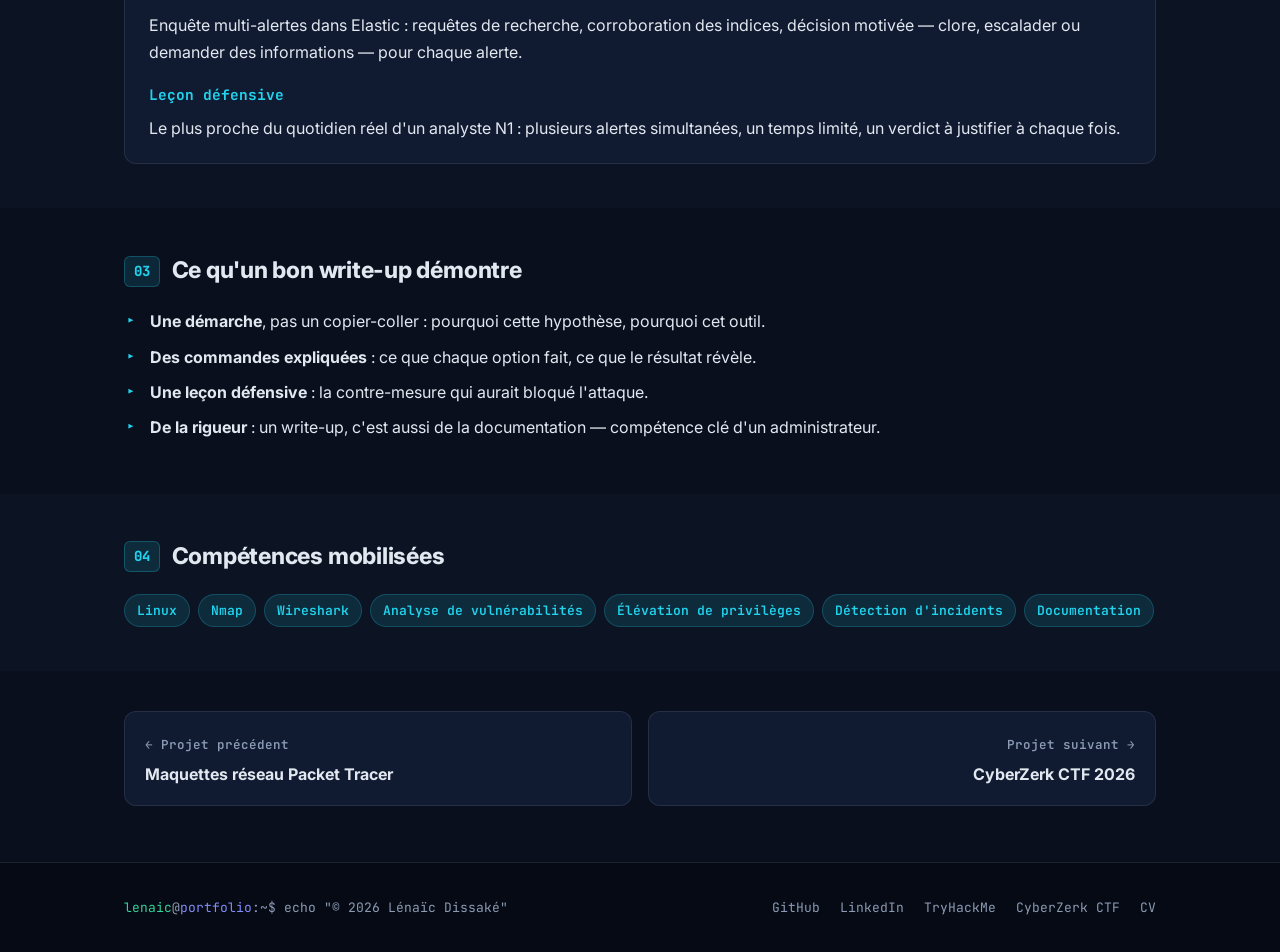
<file: projets/tryhackme.html>
<!DOCTYPE html>
<html lang="fr">
<head>
  <meta charset="UTF-8">
  <meta name="viewport" content="width=device-width, initial-scale=1.0">
  <title>TryHackMe — Détection d'incidents &amp; write-ups — Lénaïc Dissaké</title>
  <meta name="description" content="Entraînement continu à la cybersécurité sur TryHackMe : analyse réseau, énumération, élévation de privilèges et write-ups détaillés.">
  <link rel="icon" type="image/svg+xml" href="../assets/img/favicon.svg">
  <link rel="preconnect" href="https://fonts.googleapis.com">
  <link rel="preconnect" href="https://fonts.gstatic.com" crossorigin>
  <link href="https://fonts.googleapis.com/css2?family=Inter:wght@400;500;600;700;800&family=JetBrains+Mono:wght@400;600&display=swap" rel="stylesheet">
  <link rel="stylesheet" href="../assets/css/style.css?v=4">
</head>
<body>

  <!-- ===== Header ===== -->
  <header class="site-header">
    <div class="container">
      <a href="../index.html" class="brand">
        <span class="monogram">LD</span>
        <span class="name">Lénaïc Dissaké</span>
      </a>
      <nav class="main-nav" id="main-nav">
        <a href="../index.html#projets">Projets</a>
        <a href="../index.html#a-propos">À propos</a>
        <a href="../index.html#competences">Compétences</a>
        <a href="../index.html#certifications">Certifications</a>
        <a href="../index.html#contact" class="nav-cta">Me contacter</a>
      </nav>
      <button class="nav-toggle" aria-label="Ouvrir le menu" aria-expanded="false">
        <svg viewBox="0 0 24 24" fill="none" stroke-width="2" stroke-linecap="round"><line x1="3" y1="6" x2="21" y2="6"/><line x1="3" y1="12" x2="21" y2="12"/><line x1="3" y1="18" x2="21" y2="18"/></svg>
      </button>
    </div>
  </header>

  <main>
    <!-- ===== Hero projet ===== -->
    <section class="project-hero">
      <div class="container">
        <a class="breadcrumb" href="../index.html#projets">
          <svg width="14" height="14" viewBox="0 0 24 24" fill="none" stroke="currentColor" stroke-width="2" stroke-linecap="round" stroke-linejoin="round"><line x1="19" y1="12" x2="5" y2="12"/><polyline points="12 19 5 12 12 5"/></svg>
          Tous les projets
        </a>
        <div class="badges"><span class="badge">Entraînement continu · Cybersécurité</span><span class="status"><span class="pip"></span> EN CONTINU</span></div>
        <h1>TryHackMe : comprendre les attaques pour mieux les détecter</h1>
        <p class="lead">Entraînement régulier sur des machines et scénarios réels : analyse réseau, énumération, élévation de privilèges et détection d'incidents. Chaque room est l'occasion de documenter une démarche reproductible.</p>
        <div class="project-meta">
          <span>
            <svg viewBox="0 0 24 24" fill="none" stroke="currentColor" stroke-width="2" stroke-linecap="round" stroke-linejoin="round"><path d="M4 15s1-1 4-1 5 2 8 2 4-1 4-1V3s-1 1-4 1-5-2-8-2-4 1-4 1z"/><line x1="4" y1="22" x2="4" y2="15"/></svg>
            <a href="https://tryhackme.com/p/narcus" target="_blank" rel="noopener">Profil TryHackMe — narcus</a>
          </span>
          <span>
            <svg viewBox="0 0 24 24" fill="none" stroke="currentColor" stroke-width="2" stroke-linecap="round" stroke-linejoin="round"><circle cx="12" cy="12" r="10"/><polyline points="12 6 12 12 16 14"/></svg>
            Pratique régulière
          </span>
        </div>
      </div>
    </section>

    <!-- ===== Démarche ===== -->
    <section class="project-section">
      <div class="container">
        <h2><span class="num">01</span>Pourquoi je m'entraîne</h2>
        <p>On ne protège bien que ce qu'on sait attaquer. La pratique offensive — même à petit niveau — apprend à raisonner comme un assaillant : quels services exposés, quelles configurations faibles, quels chemins d'élévation.</p>
        <p>Cette logique alimente directement la défense : repérer une anomalie dans des journaux, comprendre ce qu'elle révèle et réagir vite. C'est la compétence que je développe en parallèle de l'administration systèmes &amp; réseaux.</p>
        <div class="stats-grid" style="margin-top:26px;">
          <div class="stat"><span class="stat-n">0x3</span><span class="stat-l">Rang — Pathfinder</span></div>
          <div class="stat"><span class="stat-n">120</span><span class="stat-l">événements sur les 12 derniers mois</span></div>
          <div class="stat"><span class="stat-n">Top 45%</span><span class="stat-l">classement Capability score</span></div>
          <div class="stat"><span class="stat-n">2024</span><span class="stat-l">sur la plateforme depuis février</span></div>
        </div>
        <p style="margin-top:14px;color:var(--text-muted);font-size:14px;">
          Outils les plus utilisés en rooms : <code>Gobuster</code> · <code>URLScan.io</code> · <code>Phishtool</code> — énumération web et analyse de phishing.
        </p>
        <ul style="margin-top:16px;">
          <li><strong>Analyse de phishing</strong> — inspection d'en-têtes, de liens et de pièces jointes avec Phishtool et URLScan.io : identifier, qualifier, documenter.</li>
          <li><strong>Énumération web</strong> — découverte de contenu et répertoires avec Gobuster : cartographier la surface d'attaque avant tout test.</li>
          <li><strong>Détection d'incidents</strong> — rooms défensives : journaux, alertes, réponse, dans la logique du parcours « Security Analyst ».</li>
        </ul>
        <p class="next-link"><a href="ctf-cyberzerk.html">Voir ma participation au CyberZerk CTF 2026 — 10 défis résolus →</a></p>
      </div>
    </section>

    <!-- ===== Write-ups ===== -->
    <section class="project-section alt">
      <div class="container">
        <h2><span class="num">02</span>Rooms présentées</h2>
        <p>Cinq rooms choisies pour leur cohérence avec mon objectif — le travail en SOC et l'analyse de phishing : des fondements du courrier électronique jusqu'à l'investigation complète dans un simulateur Elastic.</p>

        <!-- 1. Phishing Analysis Fundamentals -->
        <article class="writeup">
          <div class="wu-head">
            <h3><a href="https://tryhackme.com/room/phishingemails1tryoe" target="_blank" rel="noopener">Phishing Analysis Fundamentals</a></h3>
            <span class="lvl lvl-easy">Easy</span>
            <span class="lvl lvl-easy" style="background:var(--accent-soft);color:var(--accent);">Phishing</span>
          </div>
          <div class="wu-body">
            <h4>La room</h4>
            <p>Les fondations de l'analyse de phishing : anatomie d'une adresse e-mail, acheminement d'un message, lecture des en-têtes et inspection du code source HTML.</p>
            <h4>Ce que j'y ai travaillé</h4>
            <p>Dérouler la chaîne des <code>Received</code>, repérer l'usurpation d'expéditeur, comprendre le parcours réel d'un mail avant de juger sa légitimité.</p>
            <div class="code-block">
Received: from mail.evil.example (unknown [x.x.x.x])
Return-Path: &lt;service@evil.example&gt;
From: "Support Microsoft" &lt;no-reply@micros0ft-connexions.com&gt;
<span class="cmt"># From ≠ Return-Path + domaine lookalike → usurpation</span>
            </div>
            <h4>Leçon défensive</h4>
            <p>L'en-tête est la pièce d'identité d'un e-mail : l'usurpation se lit avant même d'ouvrir le message.</p>
          </div>
        </article>

        <!-- 2. Phishing Emails in Action -->
        <article class="writeup">
          <div class="wu-head">
            <h3><a href="https://tryhackme.com/room/phishingemails2rytmuv" target="_blank" rel="noopener">Phishing Emails in Action</a></h3>
            <span class="lvl lvl-easy">Easy</span>
            <span class="lvl lvl-easy" style="background:var(--accent-soft);color:var(--accent);">Phishing</span>
          </div>
          <div class="wu-body">
            <h4>La room</h4>
            <p>L'analyse au contact de vrais e-mails de phishing : identifier les indicateurs — expéditeur usurpé, liens de récolte d'identifiants, pièces jointes piégées, leviers d'ingénierie sociale.</p>
            <h4>Ce que j'y ai travaillé</h4>
            <p>Extraction d'IOCs (URL, domaines, empreintes) et vérification croisée sur URLScan.io — l'outil que j'utilise le plus sur la plateforme.</p>
            <h4>Leçon défensive</h4>
            <p>Les motifs se répètent : urgence, usurpation d'autorité, lien différent du texte affiché. Les reconnaître vite, c'est qualifier l'alerte vite.</p>
          </div>
        </article>

        <!-- 3. SOC L1 Alert Triage -->
        <article class="writeup">
          <div class="wu-head">
            <h3><a href="https://tryhackme.com/room/socl1alerttriage" target="_blank" rel="noopener">SOC L1 Alert Triage</a></h3>
            <span class="lvl lvl-easy">Easy</span>
            <span class="lvl lvl-easy" style="background:var(--accent-soft);color:var(--accent);">SOC</span>
          </div>
          <div class="wu-body">
            <h4>La room</h4>
            <p>Construire une démarche systématique de triage d'alertes : lire le contexte (règle déclenchée, source, destination, horodatage), qualifier vrai ou faux positif, évaluer la sévérité puis décider — clore ou escalader au niveau 2.</p>
            <h4>Ce que j'y ai travaillé</h4>
            <p>Lecture d'alertes issues d'outils de détection, correspondance avec les tactiques MITRE ATT&amp;CK, arbitrage entre priorité et sévérité sur des alertes simultanées.</p>
            <h4>Leçon défensive</h4>
            <p>Un triage discipliné — les mêmes questions, dans le même ordre, avec des sources fiables — sépare le bruit de l'incident réel. C'est le geste quotidien de l'analyste N1.</p>
          </div>
        </article>

        <!-- 4. SOC L1 Alert Reporting -->
        <article class="writeup">
          <div class="wu-head">
            <h3><a href="https://tryhackme.com/room/socl1alertreporting" target="_blank" rel="noopener">SOC L1 Alert Reporting</a></h3>
            <span class="lvl lvl-easy">Easy</span>
            <span class="lvl lvl-easy" style="background:var(--accent-soft);color:var(--accent);">SOC</span>
          </div>
          <div class="wu-body">
            <h4>La room</h4>
            <p>Rapporter, escalader et communiquer une alerte à haut risque : structure d'un rapport d'incident — résumé, chronologie, périmètre impacté, recommandations — et les 5W (qui, quoi, quand, où, pourquoi).</p>
            <h4>Ce que j'y ai travaillé</h4>
            <p>Rédiger des rapports exploitables par un tiers : hiérarchiser les faits, contextualiser les IOCs, formuler des recommandations actionnables.</p>
            <h4>Leçon défensive</h4>
            <p>Une analyse ne vaut que si elle est communiquée : le rapport est ce qui fait avancer l'escalade, la remédiation et la direction.</p>
          </div>
        </article>

        <!-- 5. SOC Simulator: Introduction to Phishing -->
        <article class="writeup">
          <div class="wu-head">
            <h3><a href="https://tryhackme.com/room/socsimulatorintroductiontophishing" target="_blank" rel="noopener">SOC Simulator : Introduction to Phishing</a></h3>
            <span class="lvl lvl-easy">Easy</span>
            <span class="lvl lvl-easy" style="background:rgba(129,140,248,0.12);color:var(--violet);">Simulation SOC</span>
          </div>
          <div class="wu-body">
            <h4>La room</h4>
            <p>Premier scénario du SOC Simulator : traiter une file d'alertes phishing via un dashboard Elastic — du triage à la clôture, dans les conditions d'un SOC réel.</p>
            <h4>Ce que j'y ai travaillé</h4>
            <p>Enquête multi-alertes dans Elastic : requêtes de recherche, corroboration des indices, décision motivée — clore, escalader ou demander des informations — pour chaque alerte.</p>
            <h4>Leçon défensive</h4>
            <p>Le plus proche du quotidien réel d'un analyste N1 : plusieurs alertes simultanées, un temps limité, un verdict à justifier à chaque fois.</p>
          </div>
        </article>
      </div>
    </section>

    <!-- ===== Bonnes pratiques ===== -->
    <section class="project-section">
      <div class="container">
        <h2><span class="num">03</span>Ce qu'un bon write-up démontre</h2>
        <ul>
          <li><strong>Une démarche</strong>, pas un copier-coller : pourquoi cette hypothèse, pourquoi cet outil.</li>
          <li><strong>Des commandes expliquées</strong> : ce que chaque option fait, ce que le résultat révèle.</li>
          <li><strong>Une leçon défensive</strong> : la contre-mesure qui aurait bloqué l'attaque.</li>
          <li><strong>De la rigueur</strong> : un write-up, c'est aussi de la documentation — compétence clé d'un administrateur.</li>
        </ul>
      </div>
    </section>

    <!-- ===== Compétences ===== -->
    <section class="project-section alt">
      <div class="container">
        <h2><span class="num">04</span>Compétences mobilisées</h2>
        <div class="tags">
          <span>Linux</span><span>Nmap</span><span>Wireshark</span><span>Analyse de vulnérabilités</span><span>Élévation de privilèges</span><span>Détection d'incidents</span><span>Documentation</span>
        </div>
      </div>
    </section>

    <!-- ===== Navigation projet ===== -->
    <div class="container">
      <nav class="project-nav">
        <a href="reseau-packet-tracer.html">
          <span class="dir">← Projet précédent</span>
          <div class="title">Maquettes réseau Packet Tracer</div>
        </a>
        <a class="next" href="ctf-cyberzerk.html">
          <span class="dir">Projet suivant →</span>
          <div class="title">CyberZerk CTF 2026</div>
        </a>
      </nav>
    </div>
  </main>

  <!-- ===== Footer ===== -->
  <footer class="site-footer">
    <div class="container">
      <span class="prompt"><span class="u">lenaic</span>@<span class="p">portfolio</span>:~$ echo "© <span class="year">2026</span> Lénaïc Dissaké"</span>
      <nav class="f-links">
        <a href="https://github.com/narcusensei" target="_blank" rel="noopener">GitHub</a>
        <a href="https://www.linkedin.com/in/lenaic-d" target="_blank" rel="noopener">LinkedIn</a>
        <a href="https://tryhackme.com/p/narcus" target="_blank" rel="noopener">TryHackMe</a>
        <a href="https://ctf.cyberzerk.fr/users/1417" target="_blank" rel="noopener">CyberZerk CTF</a>
        <a href="../cv/CV-Lenaic-Dissake.pdf">CV</a>
      </nav>
    </div>
  </footer>

  <script src="../assets/js/main.js?v=4"></script>
</body>
</html>
</file>
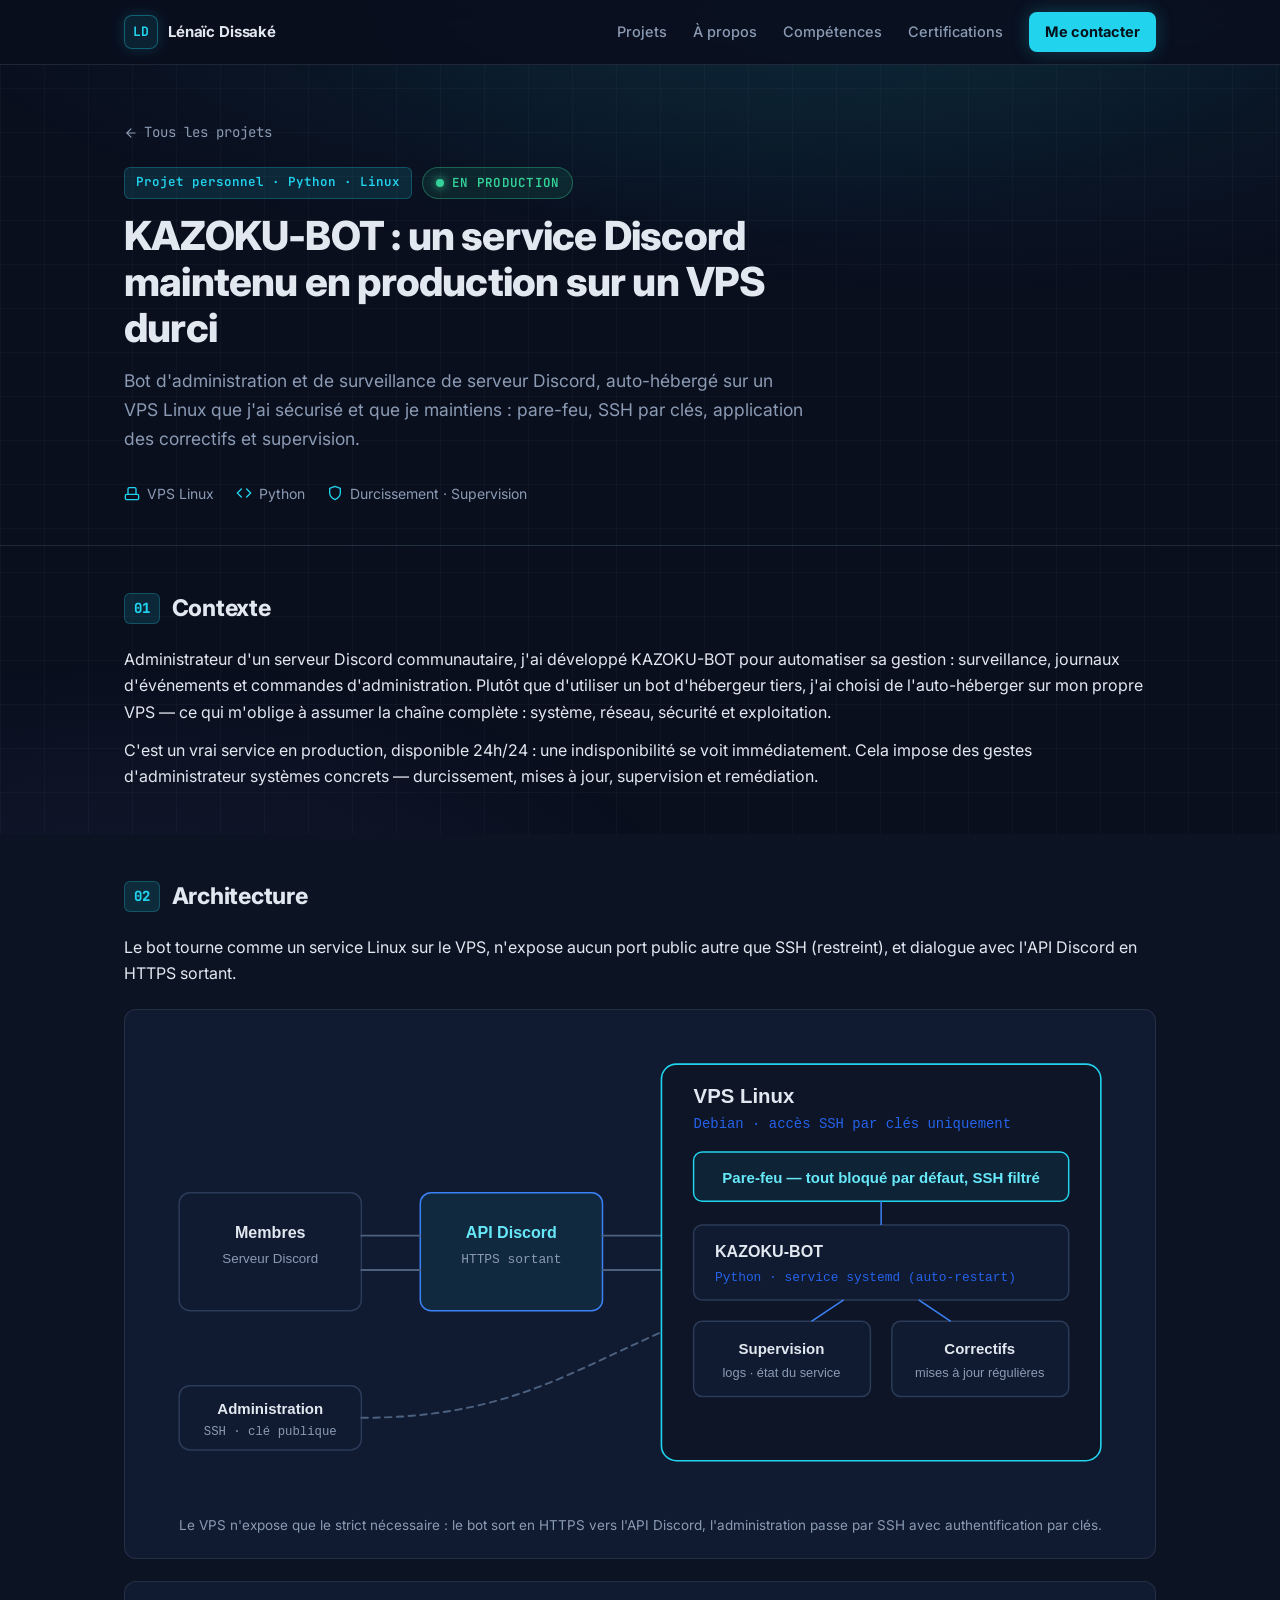
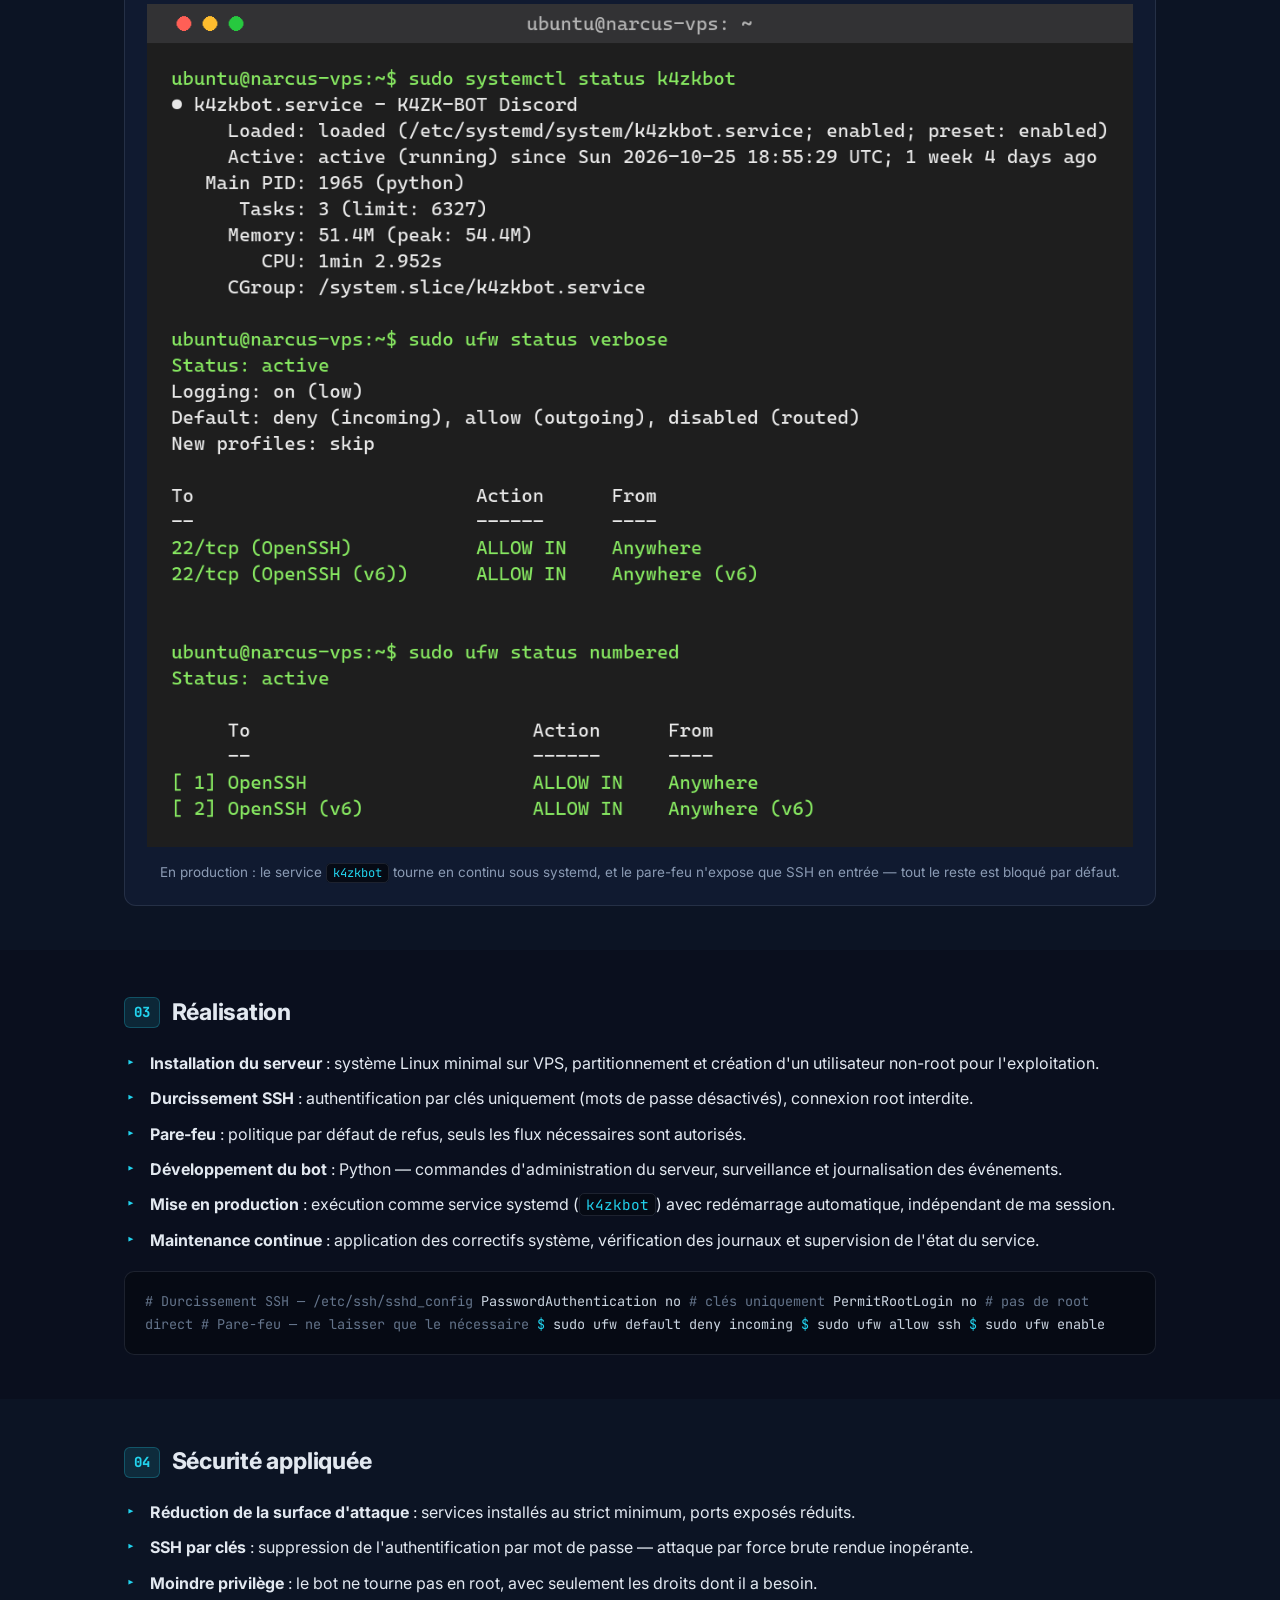
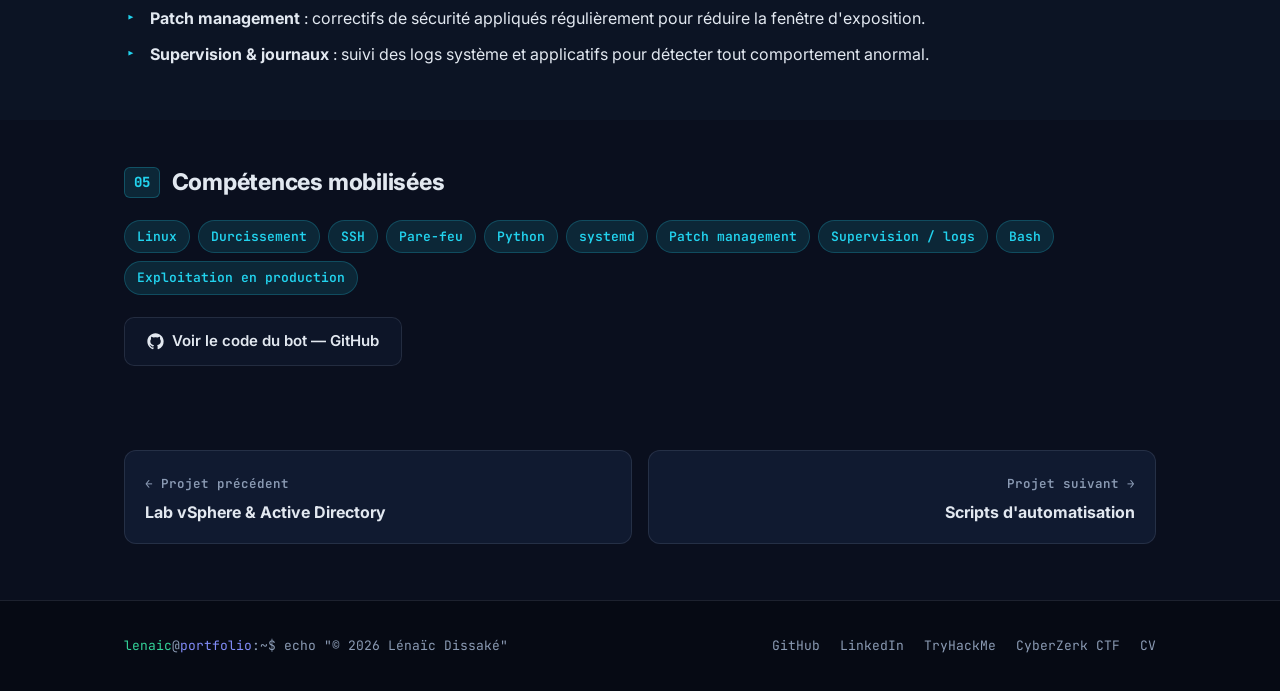
<file: projets/vps-kazoku-bot.html>
<!DOCTYPE html>
<html lang="fr">
<head>
  <meta charset="UTF-8">
  <meta name="viewport" content="width=device-width, initial-scale=1.0">
  <title>VPS Linux durci + KAZOKU-BOT — Lénaïc Dissaké</title>
  <meta name="description" content="Bot Discord d'administration auto-hébergé sur un VPS Linux durci et maintenu en production : pare-feu, SSH par clés, correctifs réguliers et supervision.">
  <link rel="icon" type="image/svg+xml" href="../assets/img/favicon.svg">
  <link rel="preconnect" href="https://fonts.googleapis.com">
  <link rel="preconnect" href="https://fonts.gstatic.com" crossorigin>
  <link href="https://fonts.googleapis.com/css2?family=Inter:wght@400;500;600;700;800&family=JetBrains+Mono:wght@400;600&display=swap" rel="stylesheet">
  <link rel="stylesheet" href="../assets/css/style.css?v=4">
</head>
<body>

  <!-- ===== Header ===== -->
  <header class="site-header">
    <div class="container">
      <a href="../index.html" class="brand">
        <span class="monogram">LD</span>
        <span class="name">Lénaïc Dissaké</span>
      </a>
      <nav class="main-nav" id="main-nav">
        <a href="../index.html#projets">Projets</a>
        <a href="../index.html#a-propos">À propos</a>
        <a href="../index.html#competences">Compétences</a>
        <a href="../index.html#certifications">Certifications</a>
        <a href="../index.html#contact" class="nav-cta">Me contacter</a>
      </nav>
      <button class="nav-toggle" aria-label="Ouvrir le menu" aria-expanded="false">
        <svg viewBox="0 0 24 24" fill="none" stroke-width="2" stroke-linecap="round"><line x1="3" y1="6" x2="21" y2="6"/><line x1="3" y1="12" x2="21" y2="12"/><line x1="3" y1="18" x2="21" y2="18"/></svg>
      </button>
    </div>
  </header>

  <main>
    <!-- ===== Hero projet ===== -->
    <section class="project-hero">
      <div class="container">
        <a class="breadcrumb" href="../index.html#projets">
          <svg width="14" height="14" viewBox="0 0 24 24" fill="none" stroke="currentColor" stroke-width="2" stroke-linecap="round" stroke-linejoin="round"><line x1="19" y1="12" x2="5" y2="12"/><polyline points="12 19 5 12 12 5"/></svg>
          Tous les projets
        </a>
        <div class="badges"><span class="badge">Projet personnel · Python · Linux</span><span class="status"><span class="pip"></span> EN PRODUCTION</span></div>
        <h1>KAZOKU-BOT : un service Discord maintenu en production sur un VPS durci</h1>
        <p class="lead">Bot d'administration et de surveillance de serveur Discord, auto-hébergé sur un VPS Linux que j'ai sécurisé et que je maintiens : pare-feu, SSH par clés, application des correctifs et supervision.</p>
        <div class="project-meta">
          <span>
            <svg viewBox="0 0 24 24" fill="none" stroke="currentColor" stroke-width="2" stroke-linecap="round" stroke-linejoin="round"><rect x="2" y="14" width="20" height="8" rx="2"/><path d="M6 14V6a2 2 0 0 1 2-2h8a2 2 0 0 1 2 2v8"/></svg>
            VPS Linux
          </span>
          <span>
            <svg viewBox="0 0 24 24" fill="none" stroke="currentColor" stroke-width="2" stroke-linecap="round" stroke-linejoin="round"><polyline points="16 18 22 12 16 6"/><polyline points="8 6 2 12 8 18"/></svg>
            Python
          </span>
          <span>
            <svg viewBox="0 0 24 24" fill="none" stroke="currentColor" stroke-width="2" stroke-linecap="round" stroke-linejoin="round"><path d="M12 22s8-4 8-10V5l-8-3-8 3v7c0 6 8 10 8 10z"/></svg>
            Durcissement · Supervision
          </span>
        </div>
      </div>
    </section>

    <!-- ===== Contexte ===== -->
    <section class="project-section">
      <div class="container">
        <h2><span class="num">01</span>Contexte</h2>
        <p>Administrateur d'un serveur Discord communautaire, j'ai développé KAZOKU-BOT pour automatiser sa gestion : surveillance, journaux d'événements et commandes d'administration. Plutôt que d'utiliser un bot d'hébergeur tiers, j'ai choisi de l'auto-héberger sur mon propre VPS — ce qui m'oblige à assumer la chaîne complète : système, réseau, sécurité et exploitation.</p>
        <p>C'est un vrai service en production, disponible 24h/24 : une indisponibilité se voit immédiatement. Cela impose des gestes d'administrateur systèmes concrets — durcissement, mises à jour, supervision et remédiation.</p>
      </div>
    </section>

    <!-- ===== Architecture ===== -->
    <section class="project-section alt">
      <div class="container">
        <h2><span class="num">02</span>Architecture</h2>
        <p>Le bot tourne comme un service Linux sur le VPS, n'expose aucun port public autre que SSH (restreint), et dialogue avec l'API Discord en HTTPS sortant.</p>

        <figure class="figure">
          <svg viewBox="0 0 920 430" xmlns="http://www.w3.org/2000/svg" role="img" aria-label="Schéma d'architecture : membres Discord vers API Discord vers VPS durci exécutant le bot Python">
            <!-- Membres -->
            <rect x="30" y="150" width="170" height="110" rx="10" fill="#101a30" stroke="#2b3b58" stroke-width="1.4"/>
            <text x="115" y="192" text-anchor="middle" font-family="Segoe UI, sans-serif" font-size="15" font-weight="700" fill="#e2e8f0">Membres</text>
            <text x="115" y="216" text-anchor="middle" font-family="Segoe UI, sans-serif" font-size="12.5" fill="#8b9bb4">Serveur Discord</text>

            <!-- API Discord -->
            <rect x="255" y="150" width="170" height="110" rx="10" fill="rgba(34,211,238,0.08)" stroke="#3b82f6" stroke-width="1.4"/>
            <text x="340" y="192" text-anchor="middle" font-family="Segoe UI, sans-serif" font-size="15" font-weight="700" fill="#67e8f9">API Discord</text>
            <text x="340" y="216" text-anchor="middle" font-family="Consolas, monospace" font-size="12" fill="#8b9bb4">HTTPS sortant</text>

            <!-- Flèches -->
            <g stroke="#4c617f" stroke-width="1.8" fill="none">
              <line x1="200" y1="190" x2="255" y2="190" stroke-linecap="round"/>
              <line x1="255" y1="222" x2="200" y2="222" stroke-linecap="round"/>
              <line x1="425" y1="190" x2="480" y2="190" stroke-linecap="round"/>
              <line x1="480" y1="222" x2="425" y2="222" stroke-linecap="round"/>
            </g>

            <!-- VPS -->
            <rect x="480" y="30" width="410" height="370" rx="14" fill="#0d1526" stroke="#22d3ee" stroke-width="1.5"/>
            <text x="510" y="66" font-family="Segoe UI, sans-serif" font-size="19" font-weight="700" fill="#e2e8f0">VPS Linux</text>
            <text x="510" y="90" font-family="Consolas, monospace" font-size="13" fill="#2563eb">Debian · accès SSH par clés uniquement</text>

            <!-- Pare-feu -->
            <rect x="510" y="112" width="350" height="46" rx="8" fill="rgba(34,211,238,0.08)" stroke="#22d3ee" stroke-width="1.4"/>
            <text x="685" y="141" text-anchor="middle" font-family="Segoe UI, sans-serif" font-size="14" font-weight="600" fill="#67e8f9">Pare-feu — tout bloqué par défaut, SSH filtré</text>

            <!-- Bot -->
            <rect x="510" y="180" width="350" height="70" rx="8" fill="#101a30" stroke="#2b3b58" stroke-width="1.4"/>
            <text x="530" y="210" font-family="Segoe UI, sans-serif" font-size="15" font-weight="700" fill="#e2e8f0">KAZOKU-BOT</text>
            <text x="530" y="232" font-family="Consolas, monospace" font-size="12" fill="#2563eb">Python · service systemd (auto-restart)</text>

            <!-- Logs -->
            <rect x="510" y="270" width="165" height="70" rx="8" fill="#101a30" stroke="#2b3b58" stroke-width="1.4"/>
            <text x="592" y="300" text-anchor="middle" font-family="Segoe UI, sans-serif" font-size="14" font-weight="700" fill="#e2e8f0">Supervision</text>
            <text x="592" y="322" text-anchor="middle" font-family="Segoe UI, sans-serif" font-size="12" fill="#8b9bb4">logs · état du service</text>

            <!-- Patchs -->
            <rect x="695" y="270" width="165" height="70" rx="8" fill="#101a30" stroke="#2b3b58" stroke-width="1.4"/>
            <text x="777" y="300" text-anchor="middle" font-family="Segoe UI, sans-serif" font-size="14" font-weight="700" fill="#e2e8f0">Correctifs</text>
            <text x="777" y="322" text-anchor="middle" font-family="Segoe UI, sans-serif" font-size="12" fill="#8b9bb4">mises à jour régulières</text>

            <!-- Liaisons internes -->
            <g stroke="#3b82f6" stroke-width="1.4">
              <line x1="685" y1="158" x2="685" y2="180"/>
              <line x1="650" y1="250" x2="620" y2="270"/>
              <line x1="720" y1="250" x2="750" y2="270"/>
            </g>

            <!-- Admin -->
            <rect x="30" y="330" width="170" height="60" rx="10" fill="#101a30" stroke="#2b3b58" stroke-width="1.4"/>
            <text x="115" y="356" text-anchor="middle" font-family="Segoe UI, sans-serif" font-size="14" font-weight="700" fill="#e2e8f0">Administration</text>
            <text x="115" y="376" text-anchor="middle" font-family="Consolas, monospace" font-size="11.5" fill="#8b9bb4">SSH · clé publique</text>
            <g stroke="#4c617f" stroke-width="1.8" fill="none">
              <path d="M 200 360 C 330 360 390 320 480 280" stroke-linecap="round" stroke-dasharray="6 5"/>
            </g>
          </svg>
          <figcaption>Le VPS n'expose que le strict nécessaire : le bot sort en HTTPS vers l'API Discord, l'administration passe par SSH avec authentification par clés.</figcaption>
        </figure>

        <figure class="figure">
          <img src="../assets/img/capture-vps.png" alt="Terminal SSH sur le VPS : service k4zkbot actif en exécution et pare-feu ufw n'autorisant que SSH en entrée" loading="lazy">
          <figcaption>En production : le service <code>k4zkbot</code> tourne en continu sous systemd, et le pare-feu n'expose que SSH en entrée — tout le reste est bloqué par défaut.</figcaption>
        </figure>
      </div>
    </section>

    <!-- ===== Réalisation ===== -->
    <section class="project-section">
      <div class="container">
        <h2><span class="num">03</span>Réalisation</h2>
        <ul>
          <li><strong>Installation du serveur</strong> : système Linux minimal sur VPS, partitionnement et création d'un utilisateur non-root pour l'exploitation.</li>
          <li><strong>Durcissement SSH</strong> : authentification par clés uniquement (mots de passe désactivés), connexion root interdite.</li>
          <li><strong>Pare-feu</strong> : politique par défaut de refus, seuls les flux nécessaires sont autorisés.</li>
          <li><strong>Développement du bot</strong> : Python — commandes d'administration du serveur, surveillance et journalisation des événements.</li>
          <li><strong>Mise en production</strong> : exécution comme service systemd (<code>k4zkbot</code>) avec redémarrage automatique, indépendant de ma session.</li>
          <li><strong>Maintenance continue</strong> : application des correctifs système, vérification des journaux et supervision de l'état du service.</li>
        </ul>
        <div class="code-block">
<span class="cmt"># Durcissement SSH — /etc/ssh/sshd_config</span>
PasswordAuthentication no      <span class="cmt"># clés uniquement</span>
PermitRootLogin no            <span class="cmt"># pas de root direct</span>

<span class="cmt"># Pare-feu — ne laisser que le nécessaire</span>
<span class="cmd">$</span> sudo ufw default deny incoming
<span class="cmd">$</span> sudo ufw allow ssh
<span class="cmd">$</span> sudo ufw enable
        </div>
      </div>
    </section>

    <!-- ===== Sécurité ===== -->
    <section class="project-section alt">
      <div class="container">
        <h2><span class="num">04</span>Sécurité appliquée</h2>
        <ul>
          <li><strong>Réduction de la surface d'attaque</strong> : services installés au strict minimum, ports exposés réduits.</li>
          <li><strong>SSH par clés</strong> : suppression de l'authentification par mot de passe — attaque par force brute rendue inopérante.</li>
          <li><strong>Moindre privilège</strong> : le bot ne tourne pas en root, avec seulement les droits dont il a besoin.</li>
          <li><strong>Patch management</strong> : correctifs de sécurité appliqués régulièrement pour réduire la fenêtre d'exposition.</li>
          <li><strong>Supervision &amp; journaux</strong> : suivi des logs système et applicatifs pour détecter tout comportement anormal.</li>
        </ul>
      </div>
    </section>

    <!-- ===== Compétences ===== -->
    <section class="project-section">
      <div class="container">
        <h2><span class="num">05</span>Compétences mobilisées</h2>
        <div class="tags">
          <span>Linux</span><span>Durcissement</span><span>SSH</span><span>Pare-feu</span><span>Python</span><span>systemd</span><span>Patch management</span><span>Supervision / logs</span><span>Bash</span><span>Exploitation en production</span>
        </div>
        <p style="margin-top:22px;">
          <a class="btn btn-outline" href="https://github.com/narcusensei/KAZOKU-BOT" target="_blank" rel="noopener">
            <svg viewBox="0 0 24 24" fill="currentColor"><path d="M12 .5C5.65.5.5 5.65.5 12c0 5.08 3.29 9.39 7.86 10.91.58.1.79-.25.79-.55v-2.17c-3.2.7-3.87-1.36-3.87-1.36-.53-1.33-1.28-1.68-1.28-1.68-1.05-.72.08-.7.08-.7 1.16.08 1.77 1.19 1.77 1.19 1.03 1.76 2.7 1.25 3.36.96.1-.75.4-1.25.73-1.54-2.55-.29-5.24-1.28-5.24-5.68 0-1.26.45-2.28 1.19-3.08-.12-.29-.52-1.46.11-3.05 0 0 .97-.31 3.18 1.18a11 11 0 0 1 5.79 0c2.2-1.49 3.17-1.18 3.17-1.18.63 1.59.24 2.76.12 3.05.74.8 1.19 1.82 1.19 3.08 0 4.41-2.69 5.38-5.26 5.66.41.36.78 1.05.78 2.12v3.15c0 .3.2.66.8.55A11.5 11.5 0 0 0 23.5 12C23.5 5.65 18.35.5 12 .5z"/></svg>
            Voir le code du bot — GitHub
          </a>
        </p>
      </div>
    </section>

    <!-- ===== Navigation projet ===== -->
    <div class="container">
      <nav class="project-nav">
        <a href="vsphere-ad.html">
          <span class="dir">← Projet précédent</span>
          <div class="title">Lab vSphere &amp; Active Directory</div>
        </a>
        <a class="next" href="scripts.html">
          <span class="dir">Projet suivant →</span>
          <div class="title">Scripts d'automatisation</div>
        </a>
      </nav>
    </div>
  </main>

  <!-- ===== Footer ===== -->
  <footer class="site-footer">
    <div class="container">
      <span class="prompt"><span class="u">lenaic</span>@<span class="p">portfolio</span>:~$ echo "© <span class="year">2026</span> Lénaïc Dissaké"</span>
      <nav class="f-links">
        <a href="https://github.com/narcusensei" target="_blank" rel="noopener">GitHub</a>
        <a href="https://www.linkedin.com/in/lenaic-d" target="_blank" rel="noopener">LinkedIn</a>
        <a href="https://tryhackme.com/p/narcus" target="_blank" rel="noopener">TryHackMe</a>
        <a href="https://ctf.cyberzerk.fr/users/1417" target="_blank" rel="noopener">CyberZerk CTF</a>
        <a href="../cv/CV-Lenaic-Dissake.pdf">CV</a>
      </nav>
    </div>
  </footer>

  <script src="../assets/js/main.js?v=4"></script>
</body>
</html>
</file>
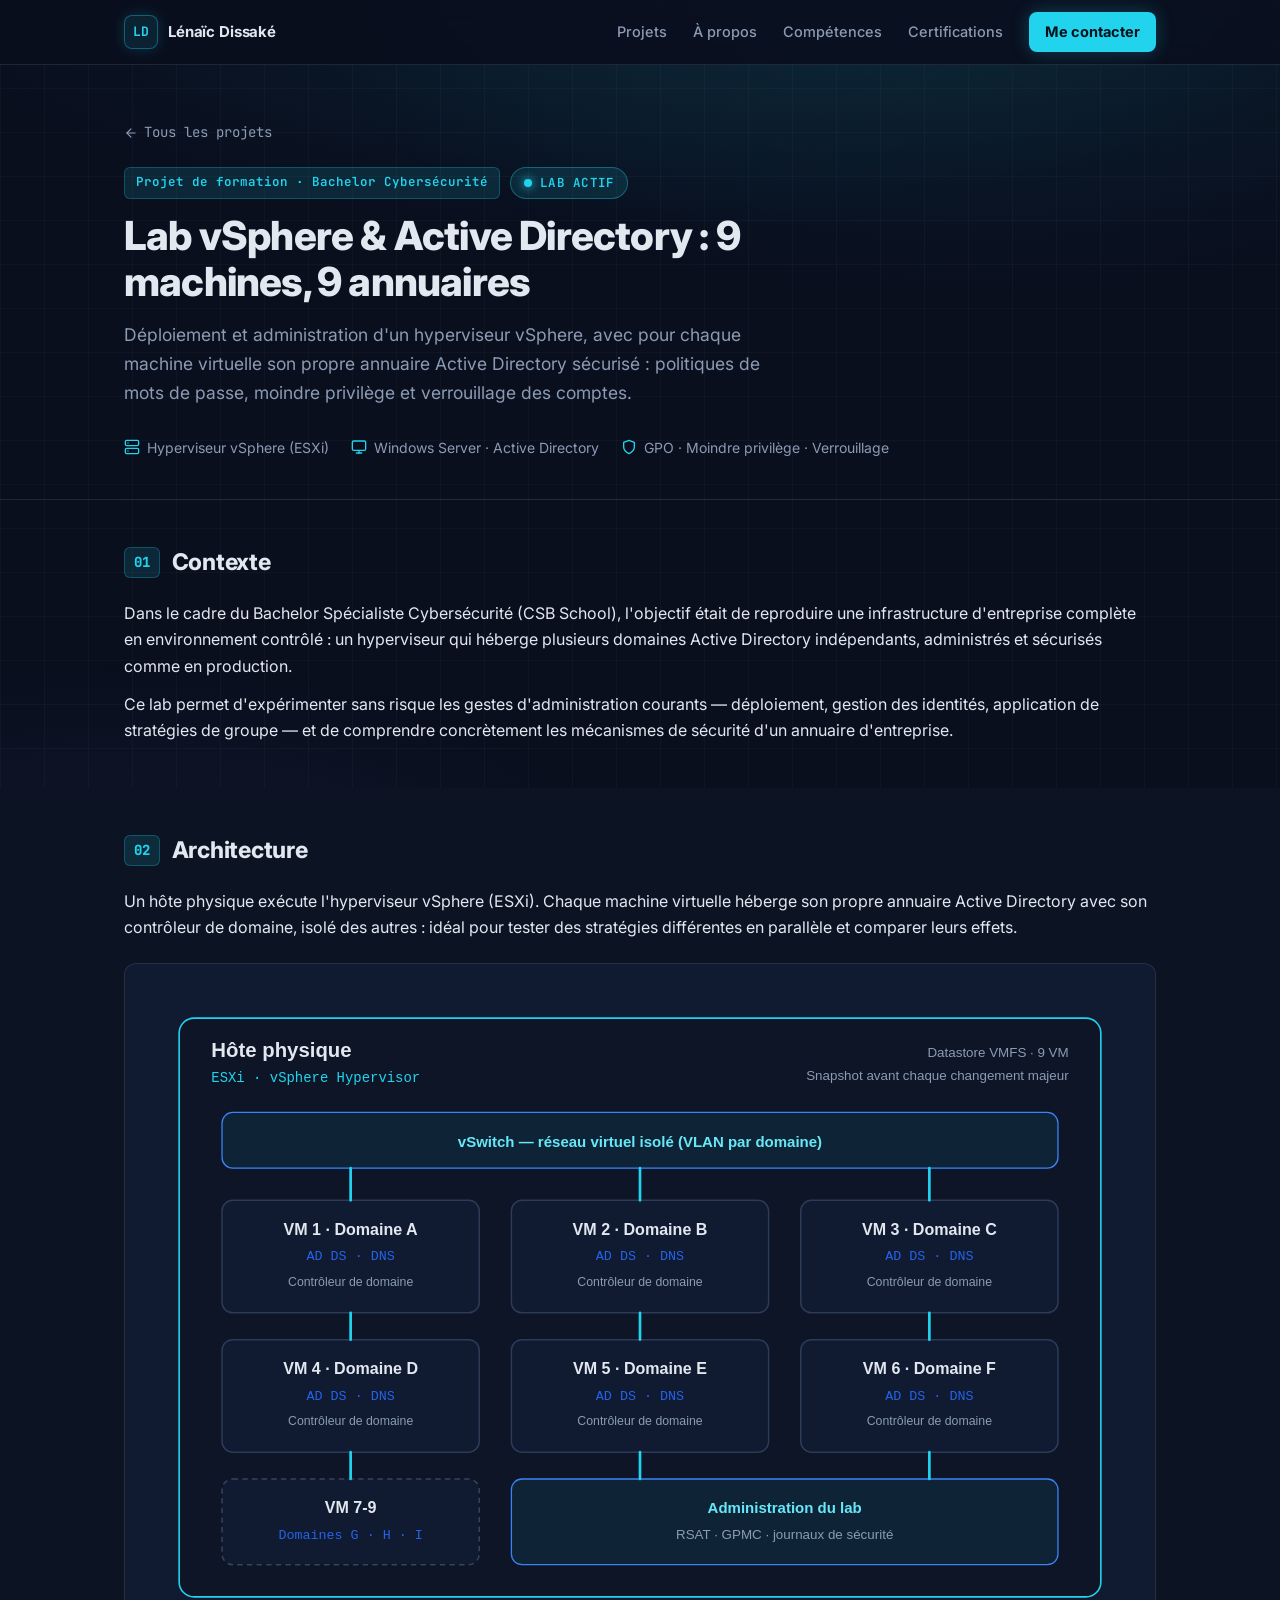
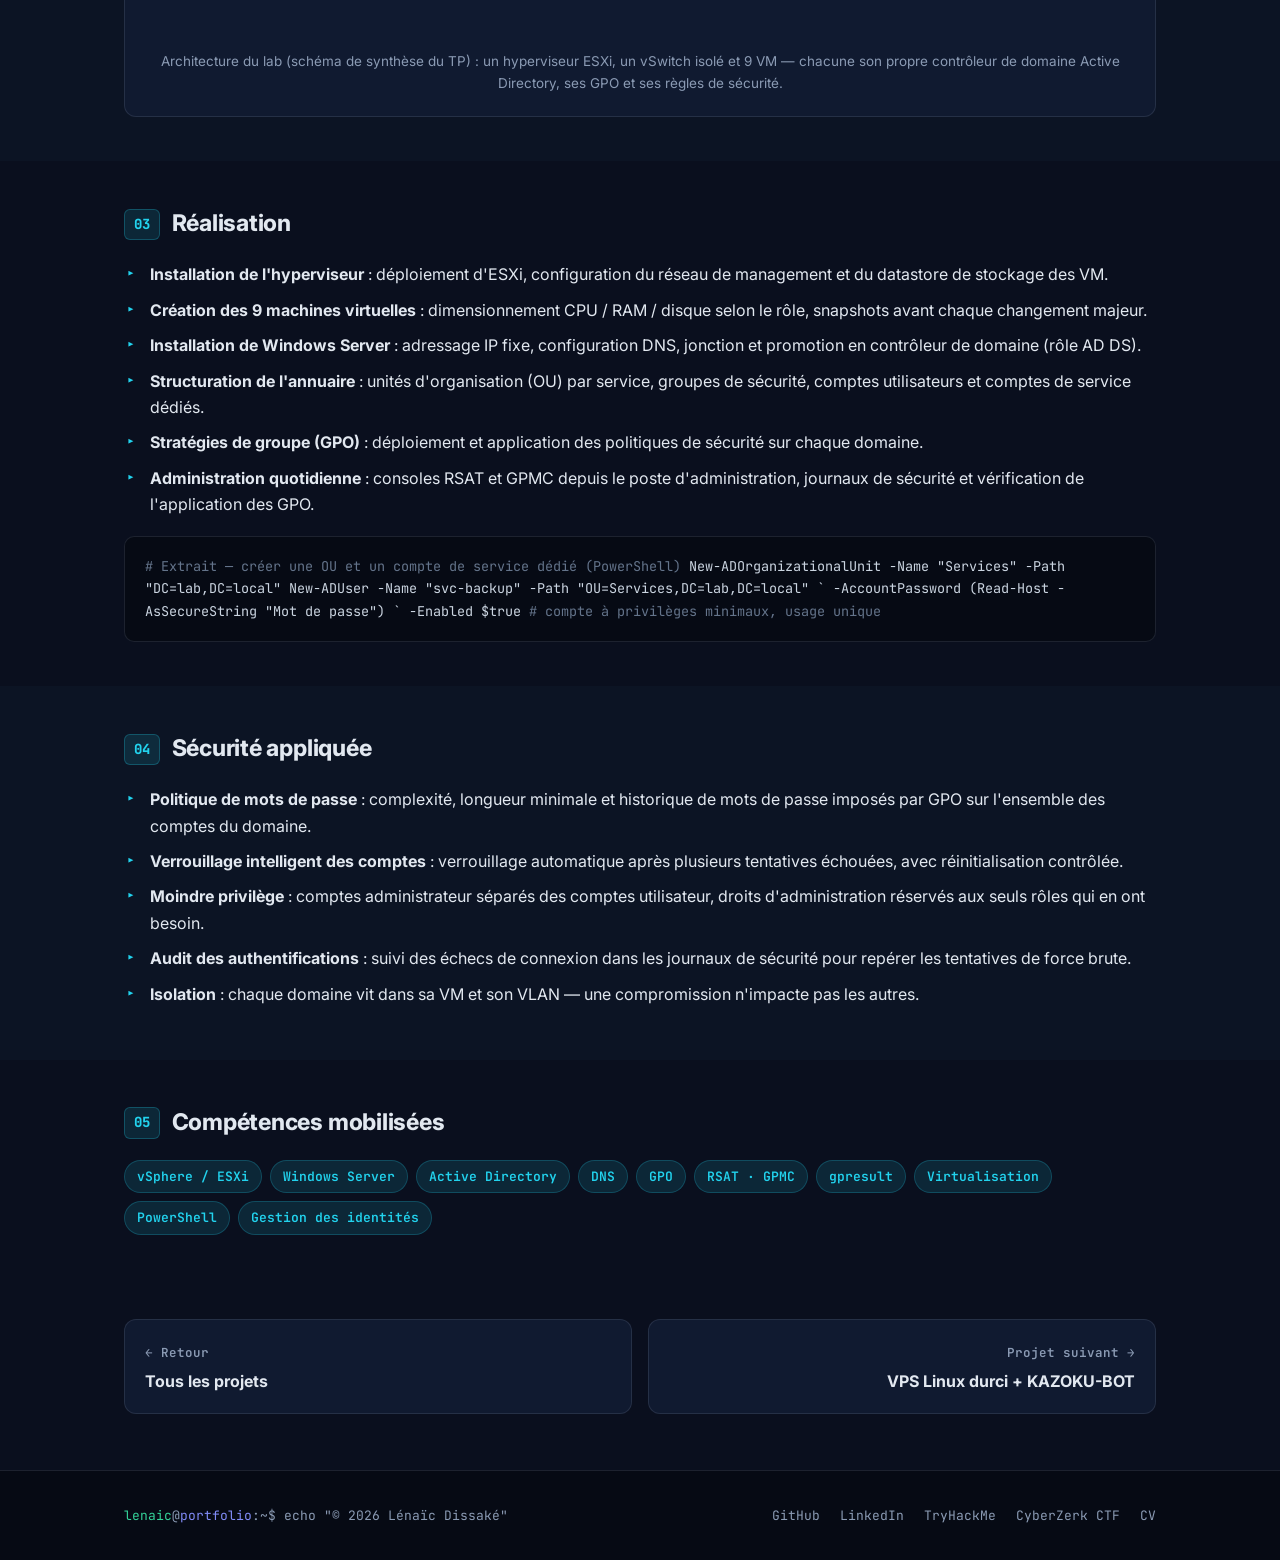
<file: projets/vsphere-ad.html>
<!DOCTYPE html>
<html lang="fr">
<head>
  <meta charset="UTF-8">
  <meta name="viewport" content="width=device-width, initial-scale=1.0">
  <title>Lab vSphere &amp; Active Directory — Lénaïc Dissaké</title>
  <meta name="description" content="Déploiement et administration d'un hyperviseur vSphere hébergeant 9 VM avec annuaire Active Directory : politiques de mots de passe, moindre privilège, verrouillage des comptes et audit des authentifications.">
  <link rel="icon" type="image/svg+xml" href="../assets/img/favicon.svg">
  <link rel="preconnect" href="https://fonts.googleapis.com">
  <link rel="preconnect" href="https://fonts.gstatic.com" crossorigin>
  <link href="https://fonts.googleapis.com/css2?family=Inter:wght@400;500;600;700;800&family=JetBrains+Mono:wght@400;600&display=swap" rel="stylesheet">
  <link rel="stylesheet" href="../assets/css/style.css?v=4">
</head>
<body>

  <!-- ===== Header ===== -->
  <header class="site-header">
    <div class="container">
      <a href="../index.html" class="brand">
        <span class="monogram">LD</span>
        <span class="name">Lénaïc Dissaké</span>
      </a>
      <nav class="main-nav" id="main-nav">
        <a href="../index.html#projets">Projets</a>
        <a href="../index.html#a-propos">À propos</a>
        <a href="../index.html#competences">Compétences</a>
        <a href="../index.html#certifications">Certifications</a>
        <a href="../index.html#contact" class="nav-cta">Me contacter</a>
      </nav>
      <button class="nav-toggle" aria-label="Ouvrir le menu" aria-expanded="false">
        <svg viewBox="0 0 24 24" fill="none" stroke-width="2" stroke-linecap="round"><line x1="3" y1="6" x2="21" y2="6"/><line x1="3" y1="12" x2="21" y2="12"/><line x1="3" y1="18" x2="21" y2="18"/></svg>
      </button>
    </div>
  </header>

  <main>
    <!-- ===== Hero projet ===== -->
    <section class="project-hero">
      <div class="container">
        <a class="breadcrumb" href="../index.html#projets">
          <svg width="14" height="14" viewBox="0 0 24 24" fill="none" stroke="currentColor" stroke-width="2" stroke-linecap="round" stroke-linejoin="round"><line x1="19" y1="12" x2="5" y2="12"/><polyline points="12 19 5 12 12 5"/></svg>
          Tous les projets
        </a>
        <div class="badges"><span class="badge">Projet de formation · Bachelor Cybersécurité</span><span class="status cyan"><span class="pip"></span> LAB ACTIF</span></div>
        <h1>Lab vSphere &amp; Active Directory : 9 machines, 9 annuaires</h1>
        <p class="lead">Déploiement et administration d'un hyperviseur vSphere, avec pour chaque machine virtuelle son propre annuaire Active Directory sécurisé : politiques de mots de passe, moindre privilège et verrouillage des comptes.</p>
        <div class="project-meta">
          <span>
            <svg viewBox="0 0 24 24" fill="none" stroke="currentColor" stroke-width="2" stroke-linecap="round" stroke-linejoin="round"><rect x="2" y="2" width="20" height="8" rx="2"/><rect x="2" y="14" width="20" height="8" rx="2"/><line x1="6" y1="6" x2="6.01" y2="6"/><line x1="6" y1="18" x2="6.01" y2="18"/></svg>
            Hyperviseur vSphere (ESXi)
          </span>
          <span>
            <svg viewBox="0 0 24 24" fill="none" stroke="currentColor" stroke-width="2" stroke-linecap="round" stroke-linejoin="round"><rect x="2" y="3" width="20" height="14" rx="2"/><line x1="8" y1="21" x2="16" y2="21"/><line x1="12" y1="17" x2="12" y2="21"/></svg>
            Windows Server · Active Directory
          </span>
          <span>
            <svg viewBox="0 0 24 24" fill="none" stroke="currentColor" stroke-width="2" stroke-linecap="round" stroke-linejoin="round"><path d="M12 22s8-4 8-10V5l-8-3-8 3v7c0 6 8 10 8 10z"/></svg>
            GPO · Moindre privilège · Verrouillage
          </span>
        </div>
      </div>
    </section>

    <!-- ===== Contexte ===== -->
    <section class="project-section">
      <div class="container">
        <h2><span class="num">01</span>Contexte</h2>
        <p>Dans le cadre du Bachelor Spécialiste Cybersécurité (CSB School), l'objectif était de reproduire une infrastructure d'entreprise complète en environnement contrôlé : un hyperviseur qui héberge plusieurs domaines Active Directory indépendants, administrés et sécurisés comme en production.</p>
        <p>Ce lab permet d'expérimenter sans risque les gestes d'administration courants — déploiement, gestion des identités, application de stratégies de groupe — et de comprendre concrètement les mécanismes de sécurité d'un annuaire d'entreprise.</p>
      </div>
    </section>

    <!-- ===== Architecture ===== -->
    <section class="project-section alt">
      <div class="container">
        <h2><span class="num">02</span>Architecture</h2>
        <p>Un hôte physique exécute l'hyperviseur vSphere (ESXi). Chaque machine virtuelle héberge son propre annuaire Active Directory avec son contrôleur de domaine, isolé des autres : idéal pour tester des stratégies différentes en parallèle et comparer leurs effets.</p>

        <figure class="figure">
          <svg viewBox="0 0 920 600" xmlns="http://www.w3.org/2000/svg" role="img" aria-label="Schéma d'architecture : hôte ESXi hébergeant 9 machines virtuelles, chacune avec son contrôleur de domaine Active Directory">
            <!-- Hôte physique -->
            <rect x="30" y="30" width="860" height="540" rx="14" fill="#0d1526" stroke="#22d3ee" stroke-width="1.5"/>
            <text x="60" y="66" font-family="Segoe UI, sans-serif" font-size="19" font-weight="700" fill="#e2e8f0">Hôte physique</text>
            <text x="60" y="90" font-family="Consolas, monospace" font-size="13" fill="#22d3ee">ESXi · vSphere Hypervisor</text>
            <text x="860" y="66" text-anchor="end" font-family="Segoe UI, sans-serif" font-size="12.5" fill="#8b9bb4">Datastore VMFS · 9 VM</text>
            <text x="860" y="88" text-anchor="end" font-family="Segoe UI, sans-serif" font-size="12.5" fill="#8b9bb4">Snapshot avant chaque changement majeur</text>

            <!-- vSwitch -->
            <rect x="70" y="118" width="780" height="52" rx="10" fill="rgba(34,211,238,0.08)" stroke="#3b82f6" stroke-width="1.2"/>
            <text x="460" y="150" text-anchor="middle" font-family="Segoe UI, sans-serif" font-size="14" font-weight="600" fill="#67e8f9">vSwitch — réseau virtuel isolé (VLAN par domaine)</text>

            <!-- Rangée 1 -->
            <g>
              <rect x="70" y="200" width="240" height="105" rx="10" fill="#101a30" stroke="#2b3b58" stroke-width="1.4"/>
              <text x="190" y="232" text-anchor="middle" font-family="Segoe UI, sans-serif" font-size="15" font-weight="700" fill="#e2e8f0">VM 1 · Domaine A</text>
              <text x="190" y="256" text-anchor="middle" font-family="Consolas, monospace" font-size="12.5" fill="#2563eb">AD DS · DNS</text>
              <text x="190" y="280" text-anchor="middle" font-family="Segoe UI, sans-serif" font-size="11.5" fill="#8b9bb4">Contrôleur de domaine</text>

              <rect x="340" y="200" width="240" height="105" rx="10" fill="#101a30" stroke="#2b3b58" stroke-width="1.4"/>
              <text x="460" y="232" text-anchor="middle" font-family="Segoe UI, sans-serif" font-size="15" font-weight="700" fill="#e2e8f0">VM 2 · Domaine B</text>
              <text x="460" y="256" text-anchor="middle" font-family="Consolas, monospace" font-size="12.5" fill="#2563eb">AD DS · DNS</text>
              <text x="460" y="280" text-anchor="middle" font-family="Segoe UI, sans-serif" font-size="11.5" fill="#8b9bb4">Contrôleur de domaine</text>

              <rect x="610" y="200" width="240" height="105" rx="10" fill="#101a30" stroke="#2b3b58" stroke-width="1.4"/>
              <text x="730" y="232" text-anchor="middle" font-family="Segoe UI, sans-serif" font-size="15" font-weight="700" fill="#e2e8f0">VM 3 · Domaine C</text>
              <text x="730" y="256" text-anchor="middle" font-family="Consolas, monospace" font-size="12.5" fill="#2563eb">AD DS · DNS</text>
              <text x="730" y="280" text-anchor="middle" font-family="Segoe UI, sans-serif" font-size="11.5" fill="#8b9bb4">Contrôleur de domaine</text>
            </g>

            <!-- Rangée 2 -->
            <g>
              <rect x="70" y="330" width="240" height="105" rx="10" fill="#101a30" stroke="#2b3b58" stroke-width="1.4"/>
              <text x="190" y="362" text-anchor="middle" font-family="Segoe UI, sans-serif" font-size="15" font-weight="700" fill="#e2e8f0">VM 4 · Domaine D</text>
              <text x="190" y="386" text-anchor="middle" font-family="Consolas, monospace" font-size="12.5" fill="#2563eb">AD DS · DNS</text>
              <text x="190" y="410" text-anchor="middle" font-family="Segoe UI, sans-serif" font-size="11.5" fill="#8b9bb4">Contrôleur de domaine</text>

              <rect x="340" y="330" width="240" height="105" rx="10" fill="#101a30" stroke="#2b3b58" stroke-width="1.4"/>
              <text x="460" y="362" text-anchor="middle" font-family="Segoe UI, sans-serif" font-size="15" font-weight="700" fill="#e2e8f0">VM 5 · Domaine E</text>
              <text x="460" y="386" text-anchor="middle" font-family="Consolas, monospace" font-size="12.5" fill="#2563eb">AD DS · DNS</text>
              <text x="460" y="410" text-anchor="middle" font-family="Segoe UI, sans-serif" font-size="11.5" fill="#8b9bb4">Contrôleur de domaine</text>

              <rect x="610" y="330" width="240" height="105" rx="10" fill="#101a30" stroke="#2b3b58" stroke-width="1.4"/>
              <text x="730" y="362" text-anchor="middle" font-family="Segoe UI, sans-serif" font-size="15" font-weight="700" fill="#e2e8f0">VM 6 · Domaine F</text>
              <text x="730" y="386" text-anchor="middle" font-family="Consolas, monospace" font-size="12.5" fill="#2563eb">AD DS · DNS</text>
              <text x="730" y="410" text-anchor="middle" font-family="Segoe UI, sans-serif" font-size="11.5" fill="#8b9bb4">Contrôleur de domaine</text>
            </g>

            <!-- Rangée 3 -->
            <g>
              <rect x="70" y="460" width="240" height="80" rx="10" fill="#101a30" stroke="#33455f" stroke-width="1.4" stroke-dasharray="5 4"/>
              <text x="190" y="492" text-anchor="middle" font-family="Segoe UI, sans-serif" font-size="15" font-weight="700" fill="#e2e8f0">VM 7-9</text>
              <text x="190" y="516" text-anchor="middle" font-family="Consolas, monospace" font-size="12.5" fill="#2563eb">Domaines G · H · I</text>

              <rect x="340" y="460" width="510" height="80" rx="10" fill="rgba(34,211,238,0.08)" stroke="#3b82f6" stroke-width="1.2"/>
              <text x="595" y="492" text-anchor="middle" font-family="Segoe UI, sans-serif" font-size="14" font-weight="600" fill="#67e8f9">Administration du lab</text>
              <text x="595" y="516" text-anchor="middle" font-family="Segoe UI, sans-serif" font-size="12.5" fill="#8b9bb4">RSAT · GPMC · journaux de sécurité</text>
            </g>

            <!-- Connexions vSwitch -> VM -->
            <g stroke="#22d3ee" stroke-width="2.5" stroke-linecap="round">
              <line x1="190" y1="170" x2="190" y2="200"/>
              <line x1="460" y1="170" x2="460" y2="200"/>
              <line x1="730" y1="170" x2="730" y2="200"/>
              <line x1="190" y1="305" x2="190" y2="330"/>
              <line x1="460" y1="305" x2="460" y2="330"/>
              <line x1="730" y1="305" x2="730" y2="330"/>
              <line x1="190" y1="435" x2="190" y2="460"/>
              <line x1="460" y1="435" x2="460" y2="460"/>
              <line x1="730" y1="435" x2="730" y2="460"/>
            </g>
          </svg>
          <figcaption>Architecture du lab (schéma de synthèse du TP) : un hyperviseur ESXi, un vSwitch isolé et 9 VM — chacune son propre contrôleur de domaine Active Directory, ses GPO et ses règles de sécurité.</figcaption>
        </figure>
      </div>
    </section>

    <!-- ===== Réalisation ===== -->
    <section class="project-section">
      <div class="container">
        <h2><span class="num">03</span>Réalisation</h2>
        <ul>
          <li><strong>Installation de l'hyperviseur</strong> : déploiement d'ESXi, configuration du réseau de management et du datastore de stockage des VM.</li>
          <li><strong>Création des 9 machines virtuelles</strong> : dimensionnement CPU / RAM / disque selon le rôle, snapshots avant chaque changement majeur.</li>
          <li><strong>Installation de Windows Server</strong> : adressage IP fixe, configuration DNS, jonction et promotion en contrôleur de domaine (rôle AD DS).</li>
          <li><strong>Structuration de l'annuaire</strong> : unités d'organisation (OU) par service, groupes de sécurité, comptes utilisateurs et comptes de service dédiés.</li>
          <li><strong>Stratégies de groupe (GPO)</strong> : déploiement et application des politiques de sécurité sur chaque domaine.</li>
          <li><strong>Administration quotidienne</strong> : consoles RSAT et GPMC depuis le poste d'administration, journaux de sécurité et vérification de l'application des GPO.</li>
        </ul>
        <div class="code-block">
<span class="cmt"># Extrait — créer une OU et un compte de service dédié (PowerShell)</span>
New-ADOrganizationalUnit -Name "Services" -Path "DC=lab,DC=local"
New-ADUser -Name "svc-backup" -Path "OU=Services,DC=lab,DC=local" `
  -AccountPassword (Read-Host -AsSecureString "Mot de passe") `
  -Enabled $true <span class="cmt"># compte à privilèges minimaux, usage unique</span>
        </div>
      </div>
    </section>

    <!-- ===== Sécurité ===== -->
    <section class="project-section alt">
      <div class="container">
        <h2><span class="num">04</span>Sécurité appliquée</h2>
        <ul>
          <li><strong>Politique de mots de passe</strong> : complexité, longueur minimale et historique de mots de passe imposés par GPO sur l'ensemble des comptes du domaine.</li>
          <li><strong>Verrouillage intelligent des comptes</strong> : verrouillage automatique après plusieurs tentatives échouées, avec réinitialisation contrôlée.</li>
          <li><strong>Moindre privilège</strong> : comptes administrateur séparés des comptes utilisateur, droits d'administration réservés aux seuls rôles qui en ont besoin.</li>
          <li><strong>Audit des authentifications</strong> : suivi des échecs de connexion dans les journaux de sécurité pour repérer les tentatives de force brute.</li>
          <li><strong>Isolation</strong> : chaque domaine vit dans sa VM et son VLAN — une compromission n'impacte pas les autres.</li>
        </ul>
      </div>
    </section>

    <!-- ===== Compétences ===== -->
    <section class="project-section">
      <div class="container">
        <h2><span class="num">05</span>Compétences mobilisées</h2>
        <div class="tags">
          <span>vSphere / ESXi</span><span>Windows Server</span><span>Active Directory</span><span>DNS</span><span>GPO</span><span>RSAT · GPMC</span><span>gpresult</span><span>Virtualisation</span><span>PowerShell</span><span>Gestion des identités</span>
        </div>
      </div>
    </section>

    <!-- ===== Navigation projet ===== -->
    <div class="container">
      <nav class="project-nav">
        <a href="../index.html#projets">
          <span class="dir">← Retour</span>
          <div class="title">Tous les projets</div>
        </a>
        <a class="next" href="vps-kazoku-bot.html">
          <span class="dir">Projet suivant →</span>
          <div class="title">VPS Linux durci + KAZOKU-BOT</div>
        </a>
      </nav>
    </div>
  </main>

  <!-- ===== Footer ===== -->
  <footer class="site-footer">
    <div class="container">
      <span class="prompt"><span class="u">lenaic</span>@<span class="p">portfolio</span>:~$ echo "© <span class="year">2026</span> Lénaïc Dissaké"</span>
      <nav class="f-links">
        <a href="https://github.com/narcusensei" target="_blank" rel="noopener">GitHub</a>
        <a href="https://www.linkedin.com/in/lenaic-d" target="_blank" rel="noopener">LinkedIn</a>
        <a href="https://tryhackme.com/p/narcus" target="_blank" rel="noopener">TryHackMe</a>
        <a href="https://ctf.cyberzerk.fr/users/1417" target="_blank" rel="noopener">CyberZerk CTF</a>
        <a href="../cv/CV-Lenaic-Dissake.pdf">CV</a>
      </nav>
    </div>
  </footer>

  <script src="../assets/js/main.js?v=4"></script>
</body>
</html>
</file>
<file: assets/css/style.css>
/* ============================================================
   Portfolio — Lénaïc Dissaké
   Thème tech/cyber · Sombre · Néon cyan #22d3ee · Inter + Mono
   ============================================================ */

:root {
  --bg: #0a0f1e;
  --bg-alt: #0c1424;
  --bg-panel: #101a30;
  --bg-code: #060a14;
  --text: #e2e8f0;
  --text-muted: #8b9bb4;
  --accent: #22d3ee;
  --accent-soft: rgba(34, 211, 238, 0.12);
  --accent-border: rgba(34, 211, 238, 0.35);
  --violet: #818cf8;
  --success: #34d399;
  --border: rgba(148, 163, 184, 0.16);
  --radius: 12px;
  --font-sans: "Inter", -apple-system, BlinkMacSystemFont, "Segoe UI", Roboto, sans-serif;
  --font-mono: "JetBrains Mono", "SFMono-Regular", Consolas, monospace;
  --container: 1080px;
}

* { margin: 0; padding: 0; box-sizing: border-box; }

html { scroll-behavior: smooth; }

body {
  font-family: var(--font-sans);
  color: var(--text);
  background: var(--bg);
  line-height: 1.65;
  font-size: 16px;
  -webkit-font-smoothing: antialiased;
  overflow-x: hidden;
}

/* Fond : grille technique + halos néon */
body::before {
  content: "";
  position: fixed;
  inset: 0;
  z-index: -2;
  background:
    radial-gradient(ellipse 55% 38% at 75% -5%, rgba(34, 211, 238, 0.10), transparent),
    radial-gradient(ellipse 45% 32% at 10% 105%, rgba(129, 140, 248, 0.08), transparent),
    linear-gradient(rgba(148, 163, 184, 0.045) 1px, transparent 1px),
    linear-gradient(90deg, rgba(148, 163, 184, 0.045) 1px, transparent 1px);
  background-size: 100% 100%, 100% 100%, 44px 44px, 44px 44px;
}

::selection { background: rgba(34, 211, 238, 0.35); color: #fff; }

img { max-width: 100%; display: block; }
a { color: var(--accent); text-decoration: none; }
a:hover { text-decoration: underline; }

.container { max-width: var(--container); margin: 0 auto; padding: 0 24px; }

/* ---------- Header ---------- */
.site-header {
  position: sticky;
  top: 0;
  z-index: 50;
  background: rgba(10, 15, 30, 0.85);
  backdrop-filter: blur(10px);
  border-bottom: 1px solid var(--border);
}

.site-header .container {
  display: flex;
  align-items: center;
  justify-content: space-between;
  height: 64px;
}

.brand {
  display: flex;
  align-items: center;
  gap: 10px;
  font-weight: 700;
  color: var(--text);
}

.brand:hover { text-decoration: none; }

.brand .monogram {
  width: 34px;
  height: 34px;
  border-radius: 8px;
  background: rgba(34, 211, 238, 0.10);
  border: 1px solid var(--accent-border);
  color: var(--accent);
  display: grid;
  place-items: center;
  font-family: var(--font-mono);
  font-size: 13px;
  font-weight: 700;
  box-shadow: 0 0 14px rgba(34, 211, 238, 0.18);
}

.brand .name { font-size: 15px; letter-spacing: -0.01em; }

.main-nav { display: flex; align-items: center; gap: 26px; }

.main-nav a {
  color: var(--text-muted);
  font-size: 14.5px;
  font-weight: 500;
}

.main-nav a:hover { color: var(--accent); text-decoration: none; }

.main-nav a.nav-cta {
  background: var(--accent);
  color: #04121a;
  padding: 8px 16px;
  border-radius: 8px;
  font-weight: 700;
  box-shadow: 0 0 18px rgba(34, 211, 238, 0.25);
}

.main-nav a.nav-cta:hover { background: #67e8f9; }

.nav-toggle {
  display: none;
  background: none;
  border: none;
  cursor: pointer;
  padding: 8px;
}

.nav-toggle svg { width: 22px; height: 22px; stroke: var(--text); }

/* ---------- Boutons ---------- */
.btn {
  display: inline-flex;
  align-items: center;
  gap: 8px;
  padding: 11px 22px;
  border-radius: 10px;
  font-weight: 600;
  font-size: 15px;
  border: 1px solid transparent;
  transition: background 0.15s ease, border-color 0.15s ease, box-shadow 0.15s ease;
}

.btn:hover { text-decoration: none; }

.btn-primary {
  background: var(--accent);
  color: #04121a;
  font-weight: 700;
  box-shadow: 0 0 22px rgba(34, 211, 238, 0.28);
}
.btn-primary:hover { background: #67e8f9; }

.btn-outline {
  border-color: var(--border);
  color: var(--text);
  background: rgba(16, 26, 48, 0.6);
}
.btn-outline:hover { border-color: var(--accent-border); color: var(--accent); }

.btn svg { width: 17px; height: 17px; }

/* ---------- Badges de statut ---------- */
.status {
  max-width: 100%;
  display: inline-flex;
  align-items: center;
  gap: 8px;
  font-family: var(--font-mono);
  font-size: 12.5px;
  font-weight: 600;
  color: var(--success);
  background: rgba(52, 211, 153, 0.10);
  border: 1px solid rgba(52, 211, 153, 0.35);
  padding: 5px 13px;
  border-radius: 999px;
  letter-spacing: 0.02em;
}

.status .pip {
  width: 8px;
  height: 8px;
  border-radius: 50%;
  background: var(--success);
  box-shadow: 0 0 10px var(--success);
  animation: pulse 2s ease-in-out infinite;
}

.status.cyan { color: var(--accent); background: var(--accent-soft); border-color: var(--accent-border); }
.status.cyan .pip { background: var(--accent); box-shadow: 0 0 10px var(--accent); }

@keyframes pulse { 0%, 100% { opacity: 1; } 50% { opacity: 0.35; } }

/* ---------- Hero (accueil) ---------- */
.hero { padding: 76px 0 64px; }

.hero-grid {
  display: grid;
  grid-template-columns: 1.15fr 0.85fr;
  gap: 52px;
  align-items: center;
}

.hero .kicker {
  color: var(--accent);
  font-family: var(--font-mono);
  font-size: 13.5px;
  font-weight: 600;
  letter-spacing: 0.03em;
  margin-bottom: 18px;
}

.hero h1 {
  font-size: clamp(32px, 5vw, 50px);
  line-height: 1.12;
  letter-spacing: -0.02em;
  font-weight: 800;
  max-width: 620px;
}

.hero h1 .accent {
  background: linear-gradient(92deg, #22d3ee 20%, #818cf8 90%);
  -webkit-background-clip: text;
  background-clip: text;
  color: transparent;
}

.hero .pitch {
  margin-top: 20px;
  font-size: 17.5px;
  color: var(--text-muted);
  max-width: 560px;
}

.hero .actions { margin-top: 30px; display: flex; flex-wrap: wrap; gap: 14px; }

.hero .links {
  margin-top: 26px;
  display: flex;
  flex-wrap: wrap;
  gap: 20px;
  font-size: 14px;
}

.hero .links a {
  max-width: 100%;
  overflow-wrap: anywhere;
  color: var(--text-muted);
  display: inline-flex;
  align-items: center;
  gap: 6px;
  font-family: var(--font-mono);
}

.hero .links a:hover { color: var(--accent); }

.hero .links svg { width: 15px; height: 15px; }

/* ---------- Terminal ---------- */
.terminal {
  background: var(--bg-code);
  border: 1px solid var(--border);
  border-radius: var(--radius);
  overflow: hidden;
  box-shadow: 0 24px 70px rgba(0, 0, 0, 0.55), 0 0 46px rgba(34, 211, 238, 0.07);
}

.terminal-bar {
  display: flex;
  align-items: center;
  gap: 7px;
  padding: 11px 16px;
  background: rgba(148, 163, 184, 0.05);
  border-bottom: 1px solid var(--border);
}

.terminal-bar .dot { width: 11px; height: 11px; border-radius: 50%; }
.dot-red { background: #f87171; }
.dot-yellow { background: #fbbf24; }
.dot-green { background: #34d399; }

.terminal-bar .title {
  margin-left: 8px;
  font-family: var(--font-mono);
  font-size: 12px;
  color: var(--text-muted);
}

.terminal-body {
  padding: 20px 22px;
  font-family: var(--font-mono);
  font-size: 13.5px;
  line-height: 1.95;
  min-height: 232px;
}

.term-line { white-space: pre-wrap; word-break: break-word; }
.term-prompt { color: var(--success); }
.term-path { color: var(--violet); }
.term-cmd { color: var(--text); }
.term-out { color: var(--text-muted); }
.term-out .ok { color: var(--success); }
.term-out .hl { color: var(--accent); }

.cursor {
  display: inline-block;
  width: 9px;
  height: 16px;
  margin-left: 2px;
  background: var(--accent);
  vertical-align: -2px;
  animation: blink 1s step-end infinite;
}

@keyframes blink { 50% { opacity: 0; } }

/* ---------- Sections ---------- */
.section { padding: 64px 0; }
.section.alt { background: var(--bg-alt); }

/* Les ancres ne passent pas sous le header collant */
main section[id] { scroll-margin-top: 76px; }

.section-head { margin-bottom: 36px; }

.section-head .kicker {
  color: var(--accent);
  font-family: var(--font-mono);
  font-size: 13px;
  font-weight: 600;
  letter-spacing: 0.03em;
}

.section-head .kicker::before { content: "~/portfolio $ "; color: var(--text-muted); }

.section-head h2 {
  font-size: clamp(26px, 3.5vw, 34px);
  letter-spacing: -0.02em;
  font-weight: 750;
  margin-top: 6px;
}

.section-head p {
  color: var(--text-muted);
  margin-top: 10px;
  max-width: 620px;
}

/* ---------- À propos ---------- */
.about-grid {
  display: grid;
  grid-template-columns: 230px 1fr;
  gap: 44px;
  align-items: start;
}

.about-photo-frame {
  width: 100%;
  max-width: 230px;
  aspect-ratio: 3 / 4;
  border-radius: var(--radius);
  overflow: hidden;
  border: 1px solid var(--accent-border);
  box-shadow: 0 0 38px rgba(34, 211, 238, 0.12), 0 18px 44px rgba(0, 0, 0, 0.45);
}

.about-photo {
  width: 100%;
  height: 100%;
  object-fit: cover;
  object-position: center 22%;
  transform: scale(1.07);
  filter: saturate(1.02);
  display: block;
}

.about-body p + p { margin-top: 14px; }

.about-body .facts {
  margin-top: 22px;
  display: flex;
  flex-wrap: wrap;
  gap: 10px;
}

.fact {
  background: var(--accent-soft);
  color: var(--accent);
  border: 1px solid var(--accent-border);
  font-size: 13.5px;
  font-weight: 600;
  padding: 6px 13px;
  border-radius: 999px;
}

/* ---------- Cartes projets ---------- */
.projects-grid {
  display: grid;
  grid-template-columns: repeat(auto-fill, minmax(min(100%, 300px), 1fr));
  gap: 22px;
}

.project-card {
  position: relative;
  min-width: 0;
  display: flex;
  flex-direction: column;
  background: var(--bg-panel);
  border: 1px solid var(--border);
  border-radius: var(--radius);
  padding: 24px;
  overflow: hidden;
  transition: border-color 0.15s ease, box-shadow 0.15s ease, transform 0.15s ease;
}

.project-card::before {
  content: "";
  position: absolute;
  top: 0;
  left: 0;
  right: 0;
  height: 2px;
  background: linear-gradient(90deg, transparent, var(--accent), var(--violet), transparent);
  opacity: 0;
  transition: opacity 0.15s ease;
}

.project-card:hover {
  border-color: var(--accent-border);
  box-shadow: 0 0 34px rgba(34, 211, 238, 0.10), 0 16px 40px rgba(0, 0, 0, 0.45);
  transform: translateY(-3px);
}

.project-card:hover::before { opacity: 1; }

.project-card .icon {
  width: 44px;
  height: 44px;
  border-radius: 10px;
  background: var(--accent-soft);
  border: 1px solid var(--accent-border);
  color: var(--accent);
  display: grid;
  place-items: center;
  margin-bottom: 16px;
}

.project-card .icon svg { width: 22px; height: 22px; }

.project-card h3 { font-size: 18.5px; font-weight: 700; letter-spacing: -0.01em; }

.project-card .tag {
  font-family: var(--font-mono);
  font-size: 12px;
  color: var(--accent);
  background: var(--accent-soft);
  border: 1px solid rgba(34, 211, 238, 0.2);
  border-radius: 6px;
  padding: 2px 8px;
  display: inline-block;
  margin: 8px 0 10px;
}

.project-card p {
  color: var(--text-muted);
  font-size: 14.5px;
  flex-grow: 1;
}

.project-card .go {
  margin-top: 16px;
  font-weight: 600;
  font-size: 14.5px;
  color: var(--accent);
  display: inline-flex;
  align-items: center;
  gap: 6px;
  font-family: var(--font-mono);
}

.project-card .go:hover { text-decoration: none; color: #67e8f9; }

.project-card .go svg { width: 15px; height: 15px; transition: transform 0.15s ease; }
.project-card:hover .go svg { transform: translateX(3px); }

/* ---------- Compétences ---------- */
.skills-grid {
  display: grid;
  grid-template-columns: repeat(auto-fill, minmax(min(100%, 230px), 1fr));
  gap: 22px;
}

.skill-group {
  min-width: 0;
  background: var(--bg-panel);
  border: 1px solid var(--border);
  border-radius: var(--radius);
  padding: 22px;
}

.skill-group h3 {
  font-size: 15px;
  font-weight: 700;
  display: flex;
  align-items: center;
  gap: 9px;
  margin-bottom: 14px;
}

.skill-group h3 svg { width: 18px; height: 18px; color: var(--accent); }

.skill-group ul { list-style: none; display: flex; flex-wrap: wrap; gap: 7px; }

.skill-group li {
  font-size: 13px;
  font-weight: 500;
  background: rgba(10, 15, 30, 0.7);
  border: 1px solid var(--border);
  color: var(--text);
  padding: 4px 11px;
  border-radius: 999px;
}

/* ---------- Certifications ---------- */
.certs-list { display: grid; gap: 14px; }

.cert-item {
  display: flex;
  gap: 18px;
  align-items: center;
  background: var(--bg-panel);
  border: 1px solid var(--border);
  border-radius: var(--radius);
  padding: 18px 22px;
  transition: border-color 0.15s ease;
}

.cert-item:hover { border-color: var(--accent-border); }

.cert-item .cert-icon {
  width: 46px;
  height: 46px;
  flex-shrink: 0;
  border-radius: 10px;
  background: var(--accent-soft);
  border: 1px solid var(--accent-border);
  color: var(--accent);
  display: grid;
  place-items: center;
}

.cert-item .cert-icon svg { width: 23px; height: 23px; }

.cert-item h3 { font-size: 16px; font-weight: 700; }

.cert-item .org { color: var(--text-muted); font-size: 14px; margin-top: 2px; }

.cert-item .year {
  margin-left: auto;
  flex-shrink: 0;
  font-family: var(--font-mono);
  font-size: 13px;
  font-weight: 600;
  color: var(--accent);
  background: var(--accent-soft);
  border: 1px solid rgba(34, 211, 238, 0.2);
  border-radius: 6px;
  padding: 4px 10px;
}

/* ---------- Contact ---------- */
.contact-box {
  background: linear-gradient(180deg, rgba(34, 211, 238, 0.07), rgba(129, 140, 248, 0.05));
  border: 1px solid var(--accent-border);
  border-radius: var(--radius);
  padding: 40px;
  text-align: center;
  box-shadow: 0 0 44px rgba(34, 211, 238, 0.06);
}

.contact-box h2 { font-size: 26px; letter-spacing: -0.01em; font-weight: 750; }

.contact-box p { color: var(--text-muted); margin: 12px auto 26px; max-width: 480px; }

.contact-box .btn + .btn { margin-left: 10px; }

/* ---------- Pages projet ---------- */
.project-hero {
  padding: 56px 0 40px;
  border-bottom: 1px solid var(--border);
  background:
    radial-gradient(ellipse 60% 70% at 50% -30%, rgba(34, 211, 238, 0.09), transparent);
}

.project-hero .breadcrumb {
  font-size: 14px;
  color: var(--text-muted);
  margin-bottom: 22px;
  display: inline-flex;
  align-items: center;
  gap: 6px;
  font-family: var(--font-mono);
}

.project-hero .breadcrumb:hover { color: var(--accent); }

.project-hero .badges { display: flex; flex-wrap: wrap; gap: 10px; margin-bottom: 14px; }

.project-hero .badge {
  font-family: var(--font-mono);
  font-size: 12.5px;
  font-weight: 600;
  color: var(--accent);
  background: var(--accent-soft);
  border: 1px solid rgba(34, 211, 238, 0.25);
  border-radius: 6px;
  padding: 4px 11px;
  display: inline-block;
}

.project-hero h1 {
  font-size: clamp(28px, 4vw, 40px);
  letter-spacing: -0.02em;
  font-weight: 800;
  max-width: 740px;
  line-height: 1.15;
}

.project-hero .lead {
  color: var(--text-muted);
  font-size: 17.5px;
  margin-top: 16px;
  max-width: 680px;
}

.project-meta {
  margin-top: 28px;
  display: flex;
  flex-wrap: wrap;
  gap: 22px;
  font-size: 14px;
  color: var(--text-muted);
}

.project-meta span { display: inline-flex; align-items: center; gap: 7px; }

.project-meta svg { width: 16px; height: 16px; color: var(--accent); }

.project-section { padding: 44px 0; }
.project-section.alt { background: var(--bg-alt); }

.project-section h2 {
  font-size: 23px;
  font-weight: 750;
  letter-spacing: -0.01em;
  margin-bottom: 18px;
  display: flex;
  align-items: center;
  gap: 12px;
}

.project-section h2 .num {
  font-family: var(--font-mono);
  font-size: 14px;
  color: var(--accent);
  background: var(--accent-soft);
  border: 1px solid rgba(34, 211, 238, 0.25);
  border-radius: 6px;
  padding: 3px 9px;
}

.project-section p + p { margin-top: 12px; }
.project-section ul { margin-top: 12px; padding-left: 0; list-style: none; }
.project-section ul li {
  padding-left: 26px;
  position: relative;
  margin-bottom: 9px;
}

.project-section ul li::before {
  content: "▸";
  position: absolute;
  left: 2px;
  top: 0;
  color: var(--accent);
  font-family: var(--font-mono);
}

/* Figure / schéma */
.figure {
  overflow-x: auto;
  -webkit-overflow-scrolling: touch;
  border: 1px solid var(--border);
  border-radius: var(--radius);
  background: var(--bg-panel);
  padding: 22px;
  margin-top: 22px;
}

.figure svg { width: 100%; height: auto; }

.figure figcaption {
  margin-top: 14px;
  font-size: 13.5px;
  color: var(--text-muted);
  text-align: center;
}

/* Bloc code */
.code-block {
  background: var(--bg-code);
  color: #cbd5e1;
  border: 1px solid var(--border);
  border-radius: 10px;
  padding: 18px 20px;
  font-family: var(--font-mono);
  font-size: 13.5px;
  line-height: 1.7;
  overflow-x: auto;
  margin-top: 18px;
}

.code-block .cmt { color: #64748b; }
.code-block .cmd { color: var(--accent); }

/* Tags compétences d'un projet */
.tags { display: flex; flex-wrap: wrap; gap: 8px; }

.tags span {
  font-size: 13px;
  font-weight: 600;
  font-family: var(--font-mono);
  background: var(--accent-soft);
  color: var(--accent);
  border: 1px solid rgba(34, 211, 238, 0.22);
  padding: 5px 12px;
  border-radius: 999px;
}

/* Navigation projet suivant/précédent */
.project-nav {
  display: grid;
  grid-template-columns: 1fr 1fr;
  gap: 16px;
  padding: 40px 0 56px;
}

.project-nav a {
  border: 1px solid var(--border);
  border-radius: var(--radius);
  padding: 18px 20px;
  color: var(--text);
  background: var(--bg-panel);
  transition: border-color 0.15s ease;
}

.project-nav a:hover { border-color: var(--accent-border); text-decoration: none; }

.project-nav .dir {
  font-size: 12.5px;
  color: var(--text-muted);
  font-weight: 600;
  font-family: var(--font-mono);
}

.project-nav .title { font-weight: 700; margin-top: 4px; }

.project-nav a.next { text-align: right; }

/* ---------- Write-ups ---------- */
.writeup {
  border: 1px solid var(--border);
  border-radius: var(--radius);
  background: var(--bg-panel);
  overflow: hidden;
}

.writeup + .writeup { margin-top: 26px; }

.writeup .wu-head {
  background: rgba(148, 163, 184, 0.05);
  border-bottom: 1px solid var(--border);
  padding: 18px 24px;
  display: flex;
  flex-wrap: wrap;
  align-items: center;
  gap: 12px;
}

.writeup .wu-head h3 { font-size: 17px; font-weight: 700; }

.writeup .wu-head .lvl {
  font-family: var(--font-mono);
  font-size: 12px;
  font-weight: 600;
  border-radius: 6px;
  padding: 3px 9px;
}

.lvl-easy { background: rgba(52, 211, 153, 0.12); color: var(--success); }
.lvl-medium { background: rgba(251, 191, 36, 0.12); color: #fbbf24; }
.lvl-hard { background: rgba(248, 113, 113, 0.12); color: #f87171; }

.writeup .wu-body { padding: 22px 24px; }

.writeup .wu-body h4 {
  font-size: 14.5px;
  font-weight: 700;
  color: var(--accent);
  margin: 18px 0 8px;
  font-family: var(--font-mono);
}

.writeup .wu-body h4:first-child { margin-top: 0; }

.writeup .flag {
  font-family: var(--font-mono);
  font-size: 13.5px;
  background: var(--bg-code);
  color: var(--success);
  border: 1px solid rgba(52, 211, 153, 0.3);
  border-radius: 8px;
  padding: 10px 14px;
  display: inline-block;
  margin-top: 6px;
}

/* Placeholder capture d'écran */
.shot {
  border: 1px dashed rgba(34, 211, 238, 0.35);
  border-radius: 10px;
  background: rgba(34, 211, 238, 0.04);
  padding: 28px;
  text-align: center;
  color: var(--text-muted);
  font-size: 14px;
  margin-top: 18px;
}

.shot strong { color: var(--text); display: block; margin-bottom: 4px; }

.shot code, .project-section code, .wu-body code, .wu-body p code {
  font-family: var(--font-mono);
  font-size: 0.9em;
  background: var(--bg-code);
  border: 1px solid var(--border);
  border-radius: 5px;
  padding: 1px 6px;
  color: var(--accent);
}

/* ---------- Footer ---------- */
.site-footer {
  background: var(--bg-code);
  border-top: 1px solid var(--border);
  color: var(--text-muted);
  padding: 34px 0;
  font-size: 14px;
}

.site-footer .container {
  display: flex;
  flex-wrap: wrap;
  align-items: center;
  justify-content: space-between;
  gap: 18px;
}

.site-footer .prompt { font-family: var(--font-mono); font-size: 13px; }
.site-footer .prompt .u { color: var(--success); }
.site-footer .prompt .p { color: var(--violet); }

.site-footer .f-links { display: flex; flex-wrap: wrap; gap: 20px; }

.site-footer .f-links a { color: var(--text-muted); font-family: var(--font-mono); font-size: 13px; }
.site-footer .f-links a:hover { color: var(--accent); }

/* ---------- Responsive ---------- */
@media (max-width: 900px) {
  .hero-grid { grid-template-columns: 1fr; gap: 34px; }
  .terminal-body { min-height: 0; }
}

@media (max-width: 780px) {
  .about-grid { grid-template-columns: 1fr; }
  .about-photo-frame { max-width: 200px; }

  .project-nav { grid-template-columns: 1fr; }
  .project-nav a.next { text-align: left; }

  .nav-toggle { display: block; }

  .main-nav {
    display: none;
    position: absolute;
    top: 64px;
    left: 0;
    right: 0;
    background: var(--bg);
    border-bottom: 1px solid var(--border);
    flex-direction: column;
    align-items: stretch;
    padding: 12px 24px 18px;
    gap: 4px;
  }

  .main-nav.open { display: flex; }

  .main-nav a { padding: 11px 0; font-size: 15.5px; }
  .main-nav a.nav-cta { text-align: center; margin-top: 8px; }

  .cert-item { flex-wrap: wrap; }
  .cert-item .year { margin-left: 0; }

  .contact-box .btn + .btn { margin-left: 0; }
  .contact-box .btn { margin: 6px 0; }
}

/* ---------- Responsive : tablettes et petits téléphones ---------- */
@media (max-width: 1024px) and (min-width: 901px) {
  /* Tablette paysage : hero légèrement resserré */
  .hero { padding: 60px 0 52px; }
  .hero-grid { gap: 36px; }
}

@media (max-width: 640px) {
  /* Schémas d'architecture : garder un texte lisible, défilement horizontal */
  .figure svg { min-width: 620px; }

  /* Terminal plus compact sur téléphone */
  .terminal-body { padding: 16px; font-size: 12.5px; min-height: 0; }

  /* Hero : resserre */
  .hero { padding: 52px 0 44px; }
  .hero h1 { font-size: clamp(28px, 8.5vw, 36px); }

  /* Boutons pleine largeur au pouce */
  .hero .actions .btn { flex: 1 1 auto; justify-content: center; }

  /* Contact : boutons empilés pleine largeur */
  .contact-box .btn { display: flex; width: 100%; justify-content: center; }

  /* Meta projet : retour à la ligne propre */
  .project-meta { gap: 12px 18px; }
}

@media (max-width: 380px) {
  .container { padding: 0 18px; }
  .brand .name { font-size: 14px; }
  .cert-item { padding: 14px 16px; gap: 12px; }
  .cert-item .cert-icon { width: 40px; height: 40px; }
}


@media (max-width: 400px) {
  .projects-grid, .skills-grid { grid-template-columns: 1fr; }
  .project-card p, .skill-group li { overflow-wrap: anywhere; }
}

/* Impression : retirer fond sombre pour un rendu papier propre */
@media print {
  body { background: #fff; }
  body::before { display: none; }
  .site-header, .site-footer, .terminal, .project-nav, .btn { display: none !important; }
}

/* ---------- Statistiques TryHackMe ---------- */
.stats-grid {
  display: grid;
  grid-template-columns: repeat(auto-fit, minmax(min(100%, 180px), 1fr));
  gap: 14px;
}

.stat {
  background: var(--bg-panel);
  border: 1px solid var(--border);
  border-radius: var(--radius);
  padding: 18px 16px;
  text-align: center;
  transition: border-color 0.15s ease;
}

.stat:hover { border-color: var(--accent-border); }

.stat .stat-n {
  display: block;
  font-family: var(--font-mono);
  font-size: 24px;
  font-weight: 700;
  color: var(--accent);
}

.stat .stat-l {
  display: block;
  font-size: 12.5px;
  color: var(--text-muted);
  margin-top: 4px;
}

/* ---------- Galerie de captures de validation ---------- */
.shots-grid {
  display: grid;
  grid-template-columns: repeat(auto-fill, minmax(min(100%, 280px), 1fr));
  gap: 18px;
  margin-top: 22px;
}

.shot-card {
  background: var(--bg-panel);
  border: 1px solid var(--border);
  border-radius: var(--radius);
  overflow: hidden;
  transition: border-color 0.15s ease;
}

.shot-card:hover { border-color: var(--accent-border); }

.shot-card img {
  width: 100%;
  display: block;
  background: #060a14;
  border-bottom: 1px solid var(--border);
}

.shot-card figcaption {
  padding: 14px 16px;
  font-size: 13px;
  color: var(--text-muted);
  line-height: 1.55;
}

.shot-card figcaption strong { color: var(--text); font-family: var(--font-mono); font-size: 12.5px; }

/* ---------- Certificats : vignettes et visionneuse ---------- */
.cert-item .cert-text { flex: 1 1 0; min-width: 0; }

/* Icône alignée sur le titre : les lignes pourvues d'une vignette sont plus hautes */
.cert-item .cert-icon { align-self: flex-start; margin-top: 2px; }

.cert-view {
  display: inline-flex;
  align-items: center;
  gap: 6px;
  margin-top: 8px;
  padding: 0;
  background: none;
  border: none;
  cursor: zoom-in;
  font-family: var(--font-mono);
  font-size: 12.5px;
  font-weight: 600;
  color: var(--accent);
}

.cert-view:hover { color: #67e8f9; text-decoration: underline; }
.cert-view svg { width: 14px; height: 14px; flex-shrink: 0; }

.cert-thumb {
  flex: 0 0 176px;
  width: 176px;
  aspect-ratio: 842 / 595;
  padding: 0;
  border: 1px solid var(--border);
  border-radius: 8px;
  overflow: hidden;
  background: #ffffff;
  cursor: zoom-in;
  transition: border-color 0.15s ease, box-shadow 0.15s ease, transform 0.15s ease;
}

.cert-thumb:hover {
  border-color: var(--accent-border);
  box-shadow: 0 0 22px rgba(34, 211, 238, 0.16);
  transform: translateY(-2px);
}

.cert-thumb img { display: block; width: 100%; height: 100%; object-fit: cover; }

.cert-dialog {
  width: min(1060px, 94vw, calc((94vh - 52px) * 1.4142));
  margin: auto; /* la règle globale * { margin: 0 } écrase le centrage natif des <dialog> */
  max-width: none;
  max-height: 94vh;
  padding: 0;
  border: 1px solid var(--accent-border);
  border-radius: var(--radius);
  background: var(--bg-panel);
  color: var(--text);
  box-shadow: 0 30px 90px rgba(0, 0, 0, 0.7);
  overflow: auto;
}

.cert-dialog::backdrop { background: rgba(4, 9, 20, 0.84); }
.cert-dialog[open] { display: block; animation: dlg-in 0.18s ease-out; }

@keyframes dlg-in {
  from { opacity: 0; transform: translateY(8px) scale(0.985); }
  to   { opacity: 1; transform: none; }
}

.cert-dialog img { display: block; width: 100%; height: auto; }

.cert-dialog .cert-close {
  position: absolute;
  top: 12px;
  right: 12px;
  width: 36px;
  height: 36px;
  border-radius: 50%;
  border: 1px solid var(--border);
  background: rgba(10, 15, 30, 0.82);
  color: var(--text);
  font-size: 22px;
  line-height: 1;
  cursor: pointer;
}

.cert-dialog .cert-close:hover { color: var(--accent); border-color: var(--accent-border); }

.cert-dialog .dlg-bar {
  display: flex;
  flex-wrap: wrap;
  align-items: center;
  justify-content: space-between;
  gap: 8px 18px;
  padding: 12px 16px;
  border-top: 1px solid var(--border);
  font-size: 13.5px;
  color: var(--text-muted);
}

.cert-dialog .dlg-bar code { font-family: var(--font-mono); color: var(--accent); }

.cert-dialog .dlg-links { display: inline-flex; flex-wrap: wrap; gap: 6px 18px; }

/* Certificat intégré dans une page projet */
.cert-open {
  display: block;
  width: 100%;
  padding: 0;
  border: none;
  background: none;
  border-radius: 8px;
  cursor: zoom-in;
}

.cert-open img {
  width: 100%;
  height: auto;
  display: block;
  border-radius: 8px;
  transition: box-shadow 0.15s ease;
}

.cert-open:hover img { box-shadow: 0 0 30px rgba(34, 211, 238, 0.18); }

/* ---------- CTF : répartition et tableau des défis ---------- */
.project-section .note { margin-top: 14px; font-size: 13.5px; color: var(--text-muted); }
.project-section .next-link { margin-top: 18px; font-weight: 600; }

.split {
  display: flex;
  height: 12px;
  border-radius: 999px;
  overflow: hidden;
  margin-top: 22px;
  background: rgba(148, 163, 184, 0.12);
}

.split .seg { display: block; height: 100%; }
.seg-steg { background: var(--accent); }
.seg-web { background: var(--violet); }
.seg-crypto { background: var(--success); }

.split-legend {
  list-style: none;
  display: flex;
  flex-wrap: wrap;
  gap: 10px 26px;
  margin-top: 14px;
  font-size: 14px;
}

.split-legend li { display: inline-flex; align-items: center; gap: 8px; }
/* Neutraliser les puces et le retrait hérités des listes de section */
.project-section .split-legend li { padding-left: 0; margin-bottom: 0; }
.project-section .split-legend li::before { content: none; }

.split-legend i { display: block; width: 10px; height: 10px; border-radius: 2px; }

.table-wrap { overflow-x: auto; }

.solves { width: 100%; border-collapse: collapse; margin-top: 18px; font-size: 14.5px; }

.solves th,
.solves td {
  padding: 11px 12px;
  text-align: left;
  vertical-align: middle;
  border-bottom: 1px solid var(--border);
}

.solves thead th {
  font-family: var(--font-mono);
  font-size: 12px;
  font-weight: 600;
  letter-spacing: 0.05em;
  text-transform: uppercase;
  color: var(--text-muted);
}

.solves tbody tr { background: var(--bg-panel); }
.solves tbody tr:hover { background: rgba(34, 211, 238, 0.05); }
.solves td.name { font-weight: 600; }
.solves .pts { text-align: right; font-family: var(--font-mono); font-weight: 600; color: var(--accent); white-space: nowrap; }
.solves tfoot td { padding-top: 12px; font-size: 13px; color: var(--text-muted); border-bottom: none; }

.cat {
  display: inline-flex;
  align-items: center;
  gap: 7px;
  font-size: 12.5px;
  font-weight: 600;
  white-space: nowrap;
}

.cat i { display: block; width: 8px; height: 8px; border-radius: 2px; }
.cat-steg i { background: var(--accent); }
.cat-web i { background: var(--violet); }
.cat-crypto i { background: var(--success); }

@media (max-width: 640px) {
  /* Vignette : passe sous le texte, aux côtés du millésime */
  .cert-item .cert-thumb { order: 5; flex: 1 1 0; width: auto; min-width: 0; }
  .cert-item .year { order: 4; }
  .cert-item .cert-text { flex: 1 1 62%; }

  /* Tableau : la catégorie passe sous le nom du défi */
  .solves th:nth-child(2), .solves td:nth-child(2) { display: none; }
  .solves td.name::after {
    content: attr(data-cat);
    display: block;
    margin-top: 2px;
    font-family: var(--font-mono);
    font-size: 12px;
    font-weight: 400;
    color: var(--text-muted);
  }
}
</file>
